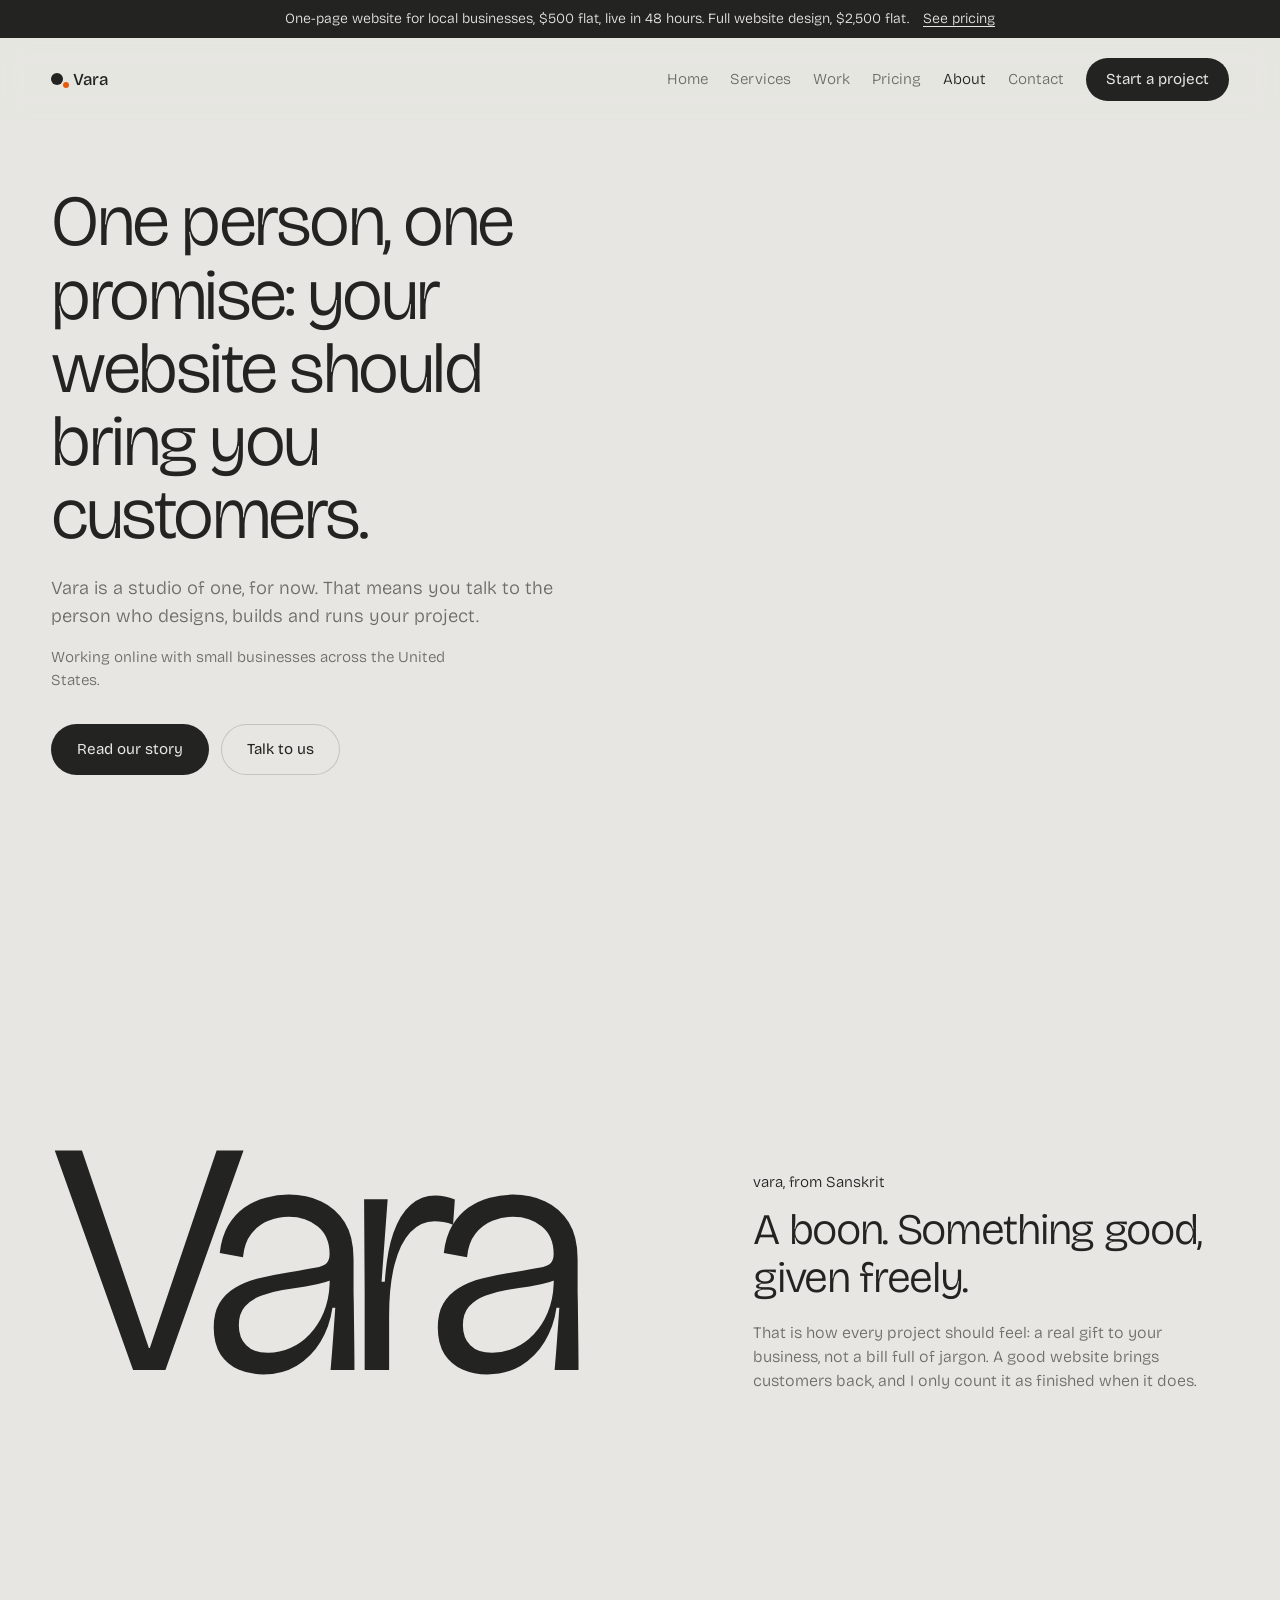
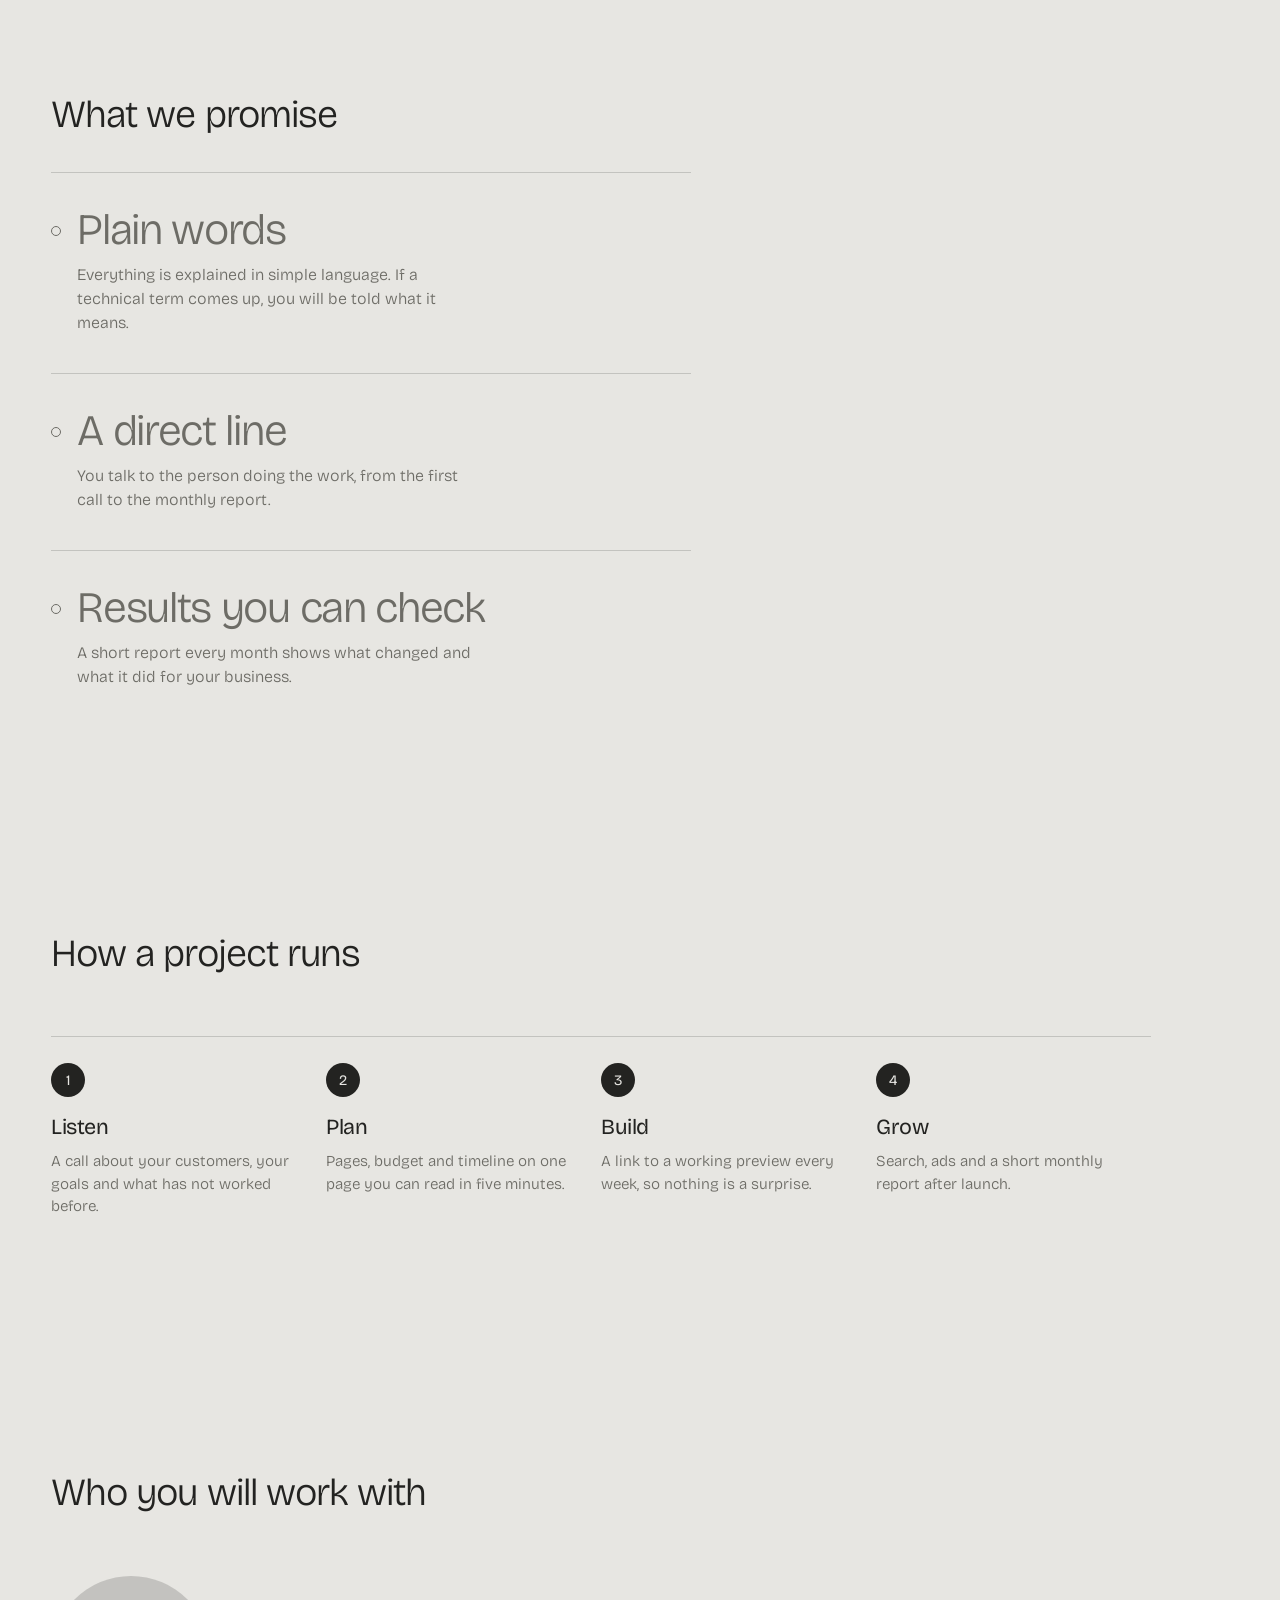
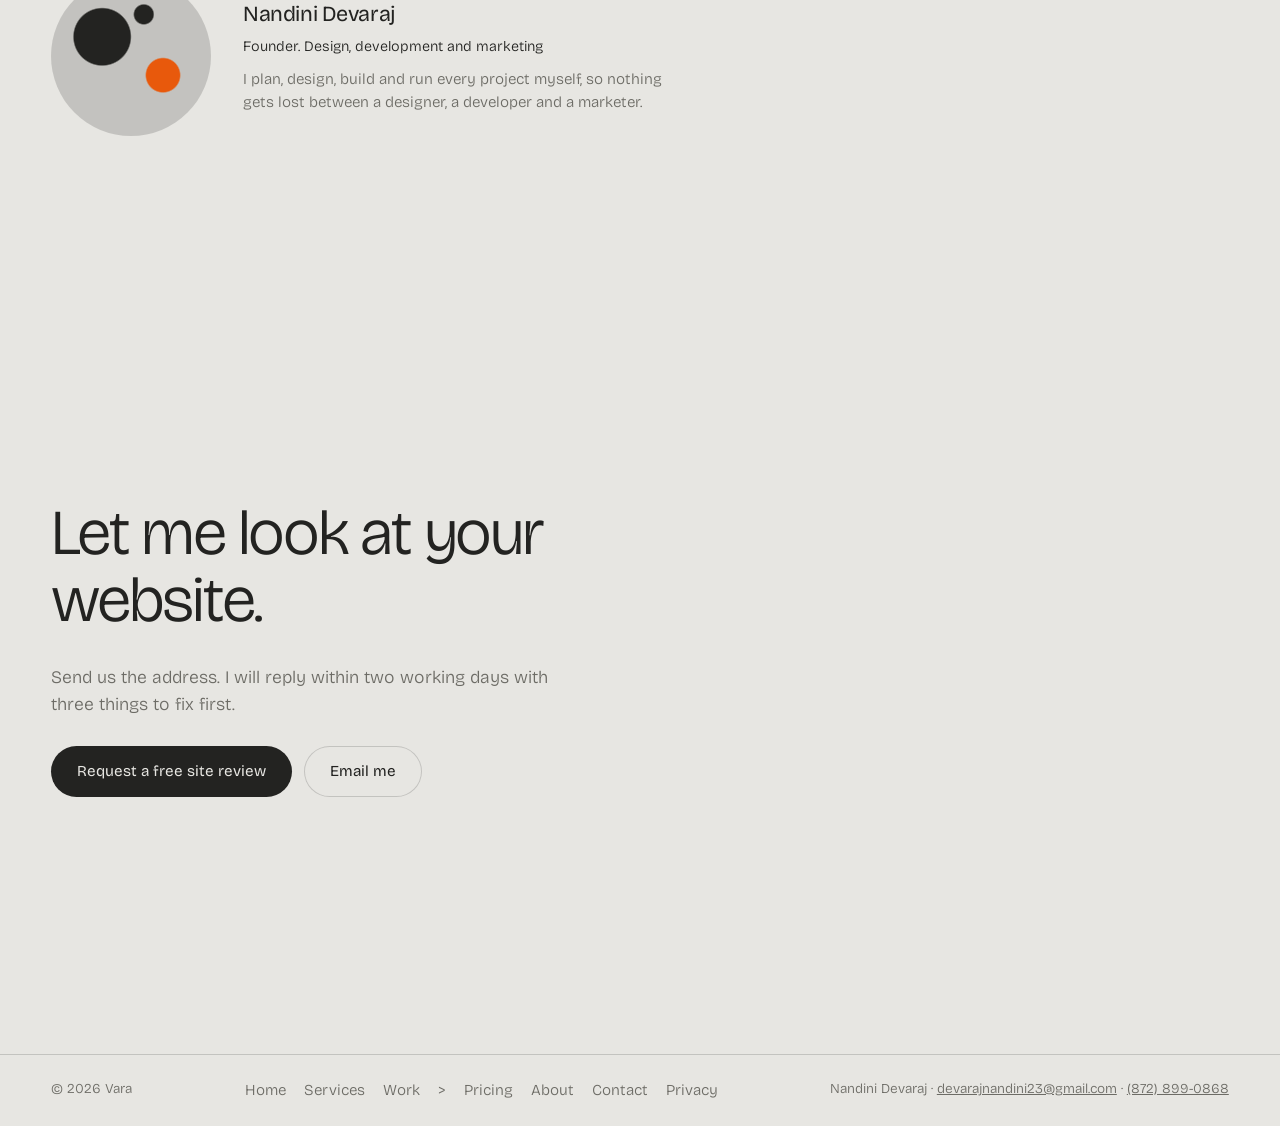
<file: vara-site/about.html>
<!doctype html>
<html lang="en">
  <head>
    <meta charset="utf-8" />
    <title>About Vara | Web Design for Small Businesses Across the US</title>
    <meta
      name="viewport"
      content="width=device-width, initial-scale=1, viewport-fit=cover"
    />
    <meta
      name="description"
      content="Vara is a one-person web studio run by Nandini Devaraj, working online with small businesses across the US. Meet the person who builds and markets your site."
    />
    <meta name="robots" content="index,follow" />
    <link
      rel="canonical"
      href="https://nandinidevraj.github.io/vara/about.html"
    />
    <meta
      name="theme-color"
      content="#E7E6E2"
      media="(prefers-color-scheme: light)"
    />
    <meta
      name="theme-color"
      content="#161615"
      media="(prefers-color-scheme: dark)"
    />
    <link rel="icon" href="favicon.svg" type="image/svg+xml" />
    <meta property="og:type" content="website" />
    <meta property="og:site_name" content="Vara" />
    <meta
      property="og:title"
      content="About Vara | Web Design for Small Businesses Across the US"
    />
    <meta
      property="og:description"
      content="Vara is a one-person web studio run by Nandini Devaraj, working online with small businesses across the US. Meet the person who builds and markets your site."
    />
    <meta
      property="og:url"
      content="https://nandinidevraj.github.io/vara/about.html"
    />
    <meta
      property="og:image"
      content="https://nandinidevraj.github.io/vara/images/og.png"
    />
    <meta property="og:image:width" content="1200" />
    <meta property="og:image:height" content="630" />
    <meta name="twitter:card" content="summary_large_image" />
    <link rel="preconnect" href="https://fonts.googleapis.com" />
    <link rel="preconnect" href="https://fonts.gstatic.com" crossorigin />
    <link
      href="https://fonts.googleapis.com/css2?family=Bricolage+Grotesque:opsz,wght@12..96,300;12..96,400;12..96,500&display=swap"
      rel="stylesheet"
    />
    <link rel="stylesheet" href="styles.css" />
    <script>
      try {
        if (sessionStorage.getItem("vt"))
          document.documentElement.className = "vt";
      } catch (e) {}
    </script>
    <noscript
      ><style>
        .pre .rv {
          opacity: 1 !important;
        }
        .pg {
          display: block;
        }
      </style></noscript
    >
  </head>
  <body data-page="about">
    <a class="skip" href="#main">Skip to content</a>
    <div class="promo">
      <span
        ><span class="bl"
          >One-page website for local businesses, $500 flat, live in 48
          hours.</span
        ><span class="bs">$500 one-page website, live in 48 hours.</span
        ><span class="x"> Full website design, $2,500 flat.</span></span
      ><a href="pricing.html">See pricing</a>
    </div>
    <header>
      <a class="logo" href="index.html" aria-label="Vara, home"><i></i>Vara</a>
      <nav id="nav-main" aria-label="Main">
        <a href="index.html">Home</a><a href="services.html">Services</a
        ><a href="work.html">Work</a><!-- <a href="reviews.html">Reviews</a> -->
        <a href="pricing.html">Pricing</a
        ><a href="about.html" aria-current="page">About</a
        ><a href="contact.html">Contact</a
        ><a class="btn" href="contact.html">Start a project</a>
      </nav>
      <button
        class="mb"
        type="button"
        aria-label="Menu"
        aria-expanded="false"
        aria-controls="nav-main"
      >
        <i></i><i></i>
      </button>
    </header>
    <main id="main">
      <div class="pg on" id="pg-about">
        <section class="hero" data-shape="0">
          <div>
            <h1>
              One person, one promise: your website should bring you customers.
            </h1>
            <p>
              Vara is a studio of one, for now. That means you talk to the
              person who designs, builds and runs your project.
            </p>
            <p class="loc">
              Working online with small businesses across the United States.
            </p>
            <div class="cta">
              <a class="btn" href="#about-meaning">Read our story</a
              ><a class="btn ghost" href="contact.html">Talk to us</a>
            </div>
          </div>
        </section>
        <section class="blk meaning" id="about-meaning" data-shape="2">
          <div class="big" aria-hidden="true">Vara</div>
          <div class="def">
            <p class="pron">vara, from Sanskrit</p>
            <h2>A boon. Something good, given freely.</h2>
            <p>
              That is how every project should feel: a real gift to your
              business, not a bill full of jargon. A good website brings
              customers back, and I only count it as finished when it does.
            </p>
          </div>
        </section>
        <section class="svc" style="padding-top: 8vh">
          <h2>What we promise</h2>
          <div class="row" data-shape="1" tabindex="0">
            <h3>Plain words</h3>
            <p>
              Everything is explained in simple language. If a technical term
              comes up, you will be told what it means.
            </p>
          </div>
          <div class="row" data-shape="3" tabindex="0">
            <h3>A direct line</h3>
            <p>
              You talk to the person doing the work, from the first call to the
              monthly report.
            </p>
          </div>
          <div class="row" data-shape="6" tabindex="0">
            <h3>Results you can check</h3>
            <p>
              A short report every month shows what changed and what it did for
              your business.
            </p>
          </div>
        </section>
        <section class="blk" data-shape="4">
          <h2 class="sh">How a project runs</h2>
          <ol class="steps">
            <li>
              <b>1</b>
              <h4>Listen</h4>
              <p>
                A call about your customers, your goals and what has not worked
                before.
              </p>
            </li>
            <li>
              <b>2</b>
              <h4>Plan</h4>
              <p>
                Pages, budget and timeline on one page you can read in five
                minutes.
              </p>
            </li>
            <li>
              <b>3</b>
              <h4>Build</h4>
              <p>
                A link to a working preview every week, so nothing is a
                surprise.
              </p>
            </li>
            <li>
              <b>4</b>
              <h4>Grow</h4>
              <p>Search, ads and a short monthly report after launch.</p>
            </li>
          </ol>
        </section>
        <section class="blk" data-shape="5">
          <h2 class="sh">Who you will work with</h2>
          <div class="team">
            <div class="pp">
              <div
                class="av"
                style="
                  background-image:
                    radial-gradient(
                      circle at 32% 38%,
                      var(--ink) 0 19%,
                      transparent 20%
                    ),
                    radial-gradient(
                      circle at 70% 62%,
                      var(--acc) 0 11%,
                      transparent 12%
                    ),
                    radial-gradient(
                      circle at 58% 24%,
                      var(--ink) 0 6%,
                      transparent 7%
                    );
                "
              ></div>
              <div>
                <h4>Nandini Devaraj</h4>
                <span>Founder. Design, development and marketing</span>
                <p>
                  I plan, design, build and run every project myself, so nothing
                  gets lost between a designer, a developer and a marketer.
                </p>
              </div>
            </div>
          </div>
        </section>
        <section class="end" id="about-contact" data-shape="0">
          <h2>Let me look at your website.</h2>
          <p class="lead">
            Send us the address. I will reply within two working days with three
            things to fix first.
          </p>
          <div class="cta">
            <a
              class="btn"
              href="mailto:devarajnandini23@gmail.com?subject=Free%20site%20review"
              >Request a free site review</a
            ><a class="btn ghost" href="mailto:devarajnandini23@gmail.com"
              >Email me</a
            >
          </div>
        </section>
      </div>
    </main>
    <footer>
      <span>© 2026 Vara</span>
      <nav class="fn" aria-label="Footer">
        <a href="index.html">Home</a><a href="services.html">Services</a
        ><a href="work.html">Work</a><!-- <a href="work.html">Work</a><a href="reviews.html">Reviews</a> -->
        ><a href="pricing.html">Pricing</a><a href="about.html">About</a
        ><a href="contact.html">Contact</a><a href="privacy.html">Privacy</a>
      </nav>
      <span
        >Nandini Devaraj &middot;
        <a href="mailto:devarajnandini23@gmail.com"
          >devarajnandini23@gmail.com</a
        >
        &middot; <a href="tel:+18728990868">(872) 899-0868</a></span
      >
    </footer>
    <aside
      class="offer"
      role="dialog"
      aria-label="Offer for local businesses"
      aria-modal="false"
    >
      <button class="x" type="button" aria-label="Close offer">&times;</button
      ><small>For local businesses</small>
      <div class="o5">$500</div>
      <h3>One-page website, live in 48 hours.</h3>
      <p>
        Caf&eacute;s, salons, clinics, repair shops and tutors. One flat price,
        no surprises.
      </p>
      <div class="acts">
        <a class="obtn" data-offer="one" href="contact.html">Claim this offer</a
        ><a class="olnk" href="pricing.html">See what is included</a>
      </div>
    </aside>
    <div class="curtain" aria-hidden="true"><small></small><b></b></div>
    <script src="site.js" defer></script>
  </body>
</html>
</file>
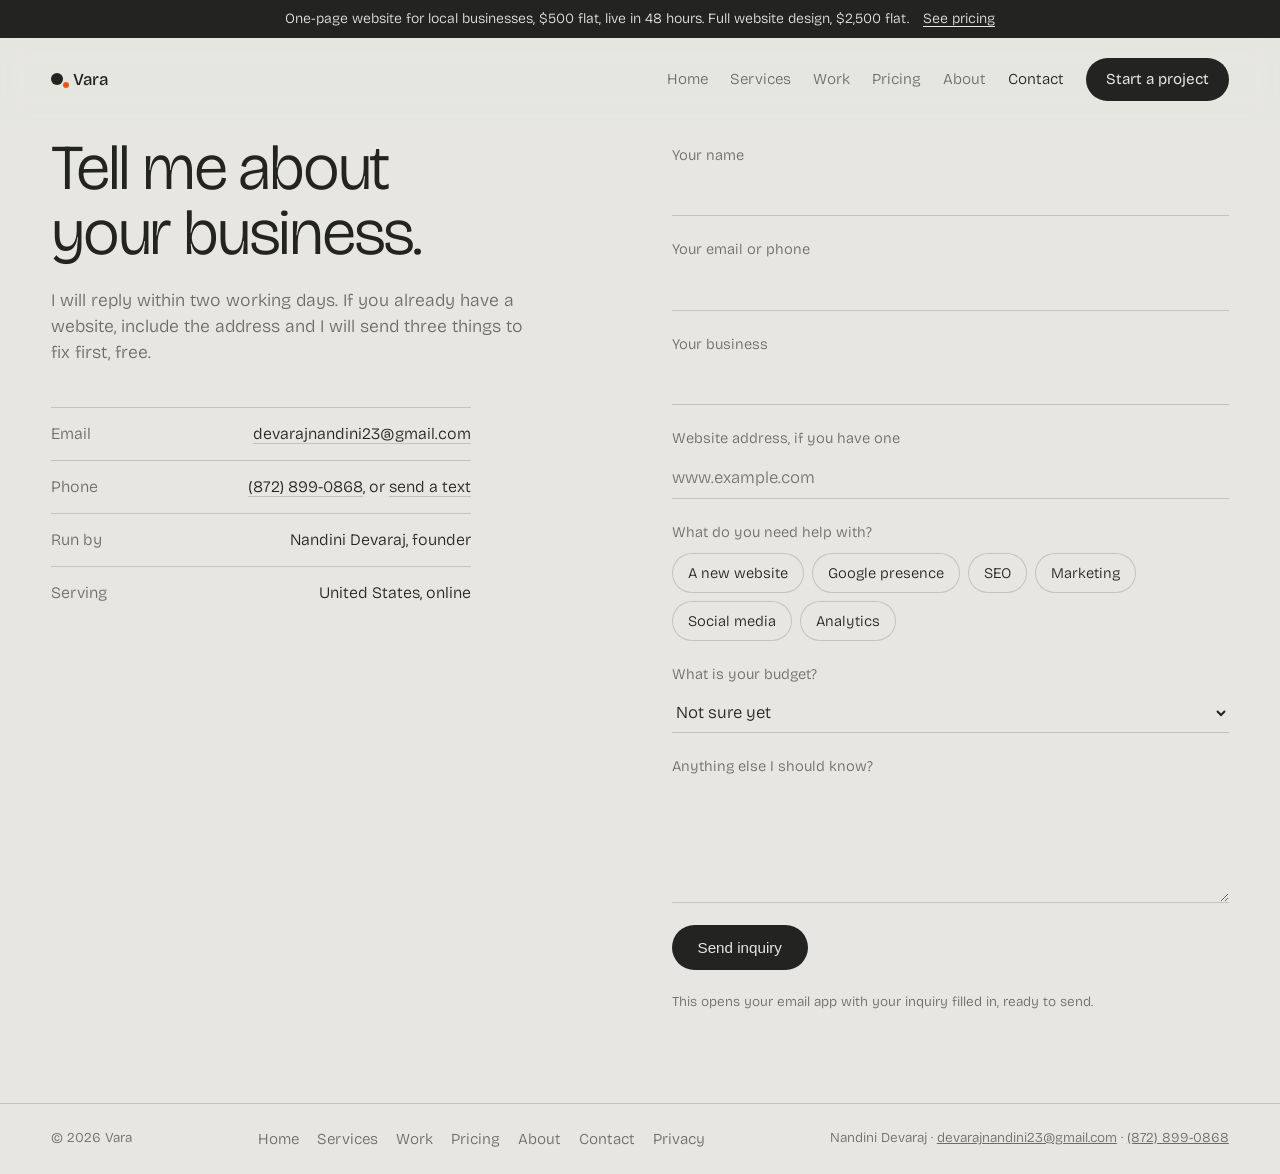
<file: vara-site/contact.html>
<!doctype html>
<html lang="en">
  <head>
    <meta charset="utf-8" />
    <title>Contact Vara | Website Help for Small Businesses</title>
    <meta
      name="viewport"
      content="width=device-width, initial-scale=1, viewport-fit=cover"
    />
    <meta
      name="description"
      content="Tell Vara about your business and get a reply within two working days. Serving businesses across the US. Send your site address for a free review."
    />
    <meta name="robots" content="index,follow" />
    <link
      rel="canonical"
      href="https://nandinidevraj.github.io/vara/contact.html"
    />
    <meta
      name="theme-color"
      content="#E7E6E2"
      media="(prefers-color-scheme: light)"
    />
    <meta
      name="theme-color"
      content="#161615"
      media="(prefers-color-scheme: dark)"
    />
    <link rel="icon" href="favicon.svg" type="image/svg+xml" />
    <meta property="og:type" content="website" />
    <meta property="og:site_name" content="Vara" />
    <meta
      property="og:title"
      content="Contact Vara | Website Help for Small Businesses"
    />
    <meta
      property="og:description"
      content="Tell Vara about your business and get a reply within two working days. Serving businesses across the US. Send your site address for a free review."
    />
    <meta
      property="og:url"
      content="https://nandinidevraj.github.io/vara/contact.html"
    />
    <meta
      property="og:image"
      content="https://nandinidevraj.github.io/vara/images/og.png"
    />
    <meta property="og:image:width" content="1200" />
    <meta property="og:image:height" content="630" />
    <meta name="twitter:card" content="summary_large_image" />
    <link rel="preconnect" href="https://fonts.googleapis.com" />
    <link rel="preconnect" href="https://fonts.gstatic.com" crossorigin />
    <link
      href="https://fonts.googleapis.com/css2?family=Bricolage+Grotesque:opsz,wght@12..96,300;12..96,400;12..96,500&display=swap"
      rel="stylesheet"
    />
    <link rel="stylesheet" href="styles.css" />
    <script>
      try {
        if (sessionStorage.getItem("vt"))
          document.documentElement.className = "vt";
      } catch (e) {}
    </script>
    <noscript
      ><style>
        .pre .rv {
          opacity: 1 !important;
        }
        .pg {
          display: block;
        }
      </style></noscript
    >
  </head>
  <body data-page="contact">
    <a class="skip" href="#main">Skip to content</a>
    <div class="promo">
      <span
        ><span class="bl"
          >One-page website for local businesses, $500 flat, live in 48
          hours.</span
        ><span class="bs">$500 one-page website, live in 48 hours.</span
        ><span class="x"> Full website design, $2,500 flat.</span></span
      ><a href="pricing.html">See pricing</a>
    </div>
    <header>
      <a class="logo" href="index.html" aria-label="Vara, home"><i></i>Vara</a>
      <nav id="nav-main" aria-label="Main">
        <a href="index.html">Home</a><a href="services.html">Services</a
        ><a href="work.html">Work</a
        ><!-- <a href="reviews.html">Reviews</a -->
        <a href="pricing.html">Pricing</a><a href="about.html">About</a
        ><a href="contact.html" aria-current="page">Contact</a
        ><a class="btn" href="contact.html">Start a project</a>
      </nav>
      <button
        class="mb"
        type="button"
        aria-label="Menu"
        aria-expanded="false"
        aria-controls="nav-main"
      >
        <i></i><i></i>
      </button>
    </header>
    <main id="main">
      <div class="pg on" id="pg-contact">
        <section class="ct">
          <div class="l">
            <h1>Tell me about your business.</h1>
            <p class="lead">
              I will reply within two working days. If you already have a
              website, include the address and I will send three things to fix
              first, free.
            </p>
            <dl class="det">
              <div>
                <dt>Email</dt>
                <dd>
                  <a href="mailto:devarajnandini23@gmail.com"
                    >devarajnandini23@gmail.com</a
                  >
                </dd>
              </div>
              <div>
                <dt>Phone</dt>
                <dd>
                  <a href="tel:+18728990868">(872) 899-0868</a>, or
                  <a href="sms:+18728990868">send a text</a>
                </dd>
              </div>
              <div>
                <dt>Run by</dt>
                <dd>Nandini Devaraj, founder</dd>
              </div>
              <div>
                <dt>Serving</dt>
                <dd>United States, online</dd>
              </div>
            </dl>
          </div>
          <form id="contact-enq" class="fm" novalidate>
            <input
              type="text"
              name="_gotcha"
              class="hp"
              tabindex="-1"
              autocomplete="off"
              aria-hidden="true"
            /><label
              >Your name<input
                name="name"
                required
                autocomplete="name" /></label
            ><label
              >Your email or phone<input
                name="contact"
                required
                autocomplete="email" /></label
            ><label
              >Your business<input
                name="biz"
                autocomplete="organization" /></label
            ><label
              >Website address, if you have one<input
                name="site"
                inputmode="url"
                placeholder="www.example.com"
            /></label>
            <fieldset>
              <legend>What do you need help with?</legend>
              <div class="chips">
                <label class="chip"
                  ><input
                    type="checkbox"
                    name="need"
                    value="A new website"
                  /><span>A new website</span></label
                ><label class="chip"
                  ><input
                    type="checkbox"
                    name="need"
                    value="Google presence"
                  /><span>Google presence</span></label
                ><label class="chip"
                  ><input type="checkbox" name="need" value="SEO" /><span
                    >SEO</span
                  ></label
                ><label class="chip"
                  ><input type="checkbox" name="need" value="Marketing" /><span
                    >Marketing</span
                  ></label
                ><label class="chip"
                  ><input
                    type="checkbox"
                    name="need"
                    value="Social media"
                  /><span>Social media</span></label
                ><label class="chip"
                  ><input type="checkbox" name="need" value="Analytics" /><span
                    >Analytics</span
                  ></label
                >
              </div>
            </fieldset>
            <label
              >What is your budget?<select name="budget">
                <option>Not sure yet</option>
                <option>One-page website, $500 flat</option>
                <option>Website design, $2,500 flat</option>
                <option>Online shop or larger site</option>
                <option>Monthly care, marketing or social media</option>
              </select></label
            ><label
              >Anything else I should know?<textarea
                name="msg"
                rows="4"
              ></textarea></label
            ><button class="btn" type="submit">Send inquiry</button>
            <p class="fnote">
              This opens your email app with your inquiry filled in, ready to
              send.
            </p>
            <div class="fdone" hidden>
              <h3></h3>
              <p>
                Your email app should have opened. If it did not, copy this
                message and send it to
                <a href="mailto:devarajnandini23@gmail.com"
                  >devarajnandini23@gmail.com</a
                >.
              </p>
              <textarea readonly rows="7"></textarea
              ><button type="button" class="btn ghost cp">Copy message</button>
            </div>
          </form>
        </section>
      </div>
    </main>
    <footer>
      <span>© 2026 Vara</span>
      <nav class="fn" aria-label="Footer">
        <a href="index.html">Home</a><a href="services.html">Services</a>
        <a href="work.html">Work</a
        ><!-- <a href="reviews.html">Reviews</a> -->
        <a href="pricing.html">Pricing</a><a href="about.html">About</a
        ><a href="contact.html">Contact</a><a href="privacy.html">Privacy</a>
      </nav>
      <span
        >Nandini Devaraj &middot;
        <a href="mailto:devarajnandini23@gmail.com"
          >devarajnandini23@gmail.com</a
        >
        &middot; <a href="tel:+18728990868">(872) 899-0868</a></span
      >
    </footer>
    <aside
      class="offer"
      role="dialog"
      aria-label="Offer for local businesses"
      aria-modal="false"
    >
      <button class="x" type="button" aria-label="Close offer">&times;</button
      ><small>For local businesses</small>
      <div class="o5">$500</div>
      <h3>One-page website, live in 48 hours.</h3>
      <p>
        Caf&eacute;s, salons, clinics, repair shops and tutors. One flat price,
        no surprises.
      </p>
      <div class="acts">
        <a class="obtn" data-offer="one" href="contact.html">Claim this offer</a
        ><a class="olnk" href="pricing.html">See what is included</a>
      </div>
    </aside>
    <div class="curtain" aria-hidden="true"><small></small><b></b></div>
    <script src="site.js" defer></script>
  </body>
</html>
</file>
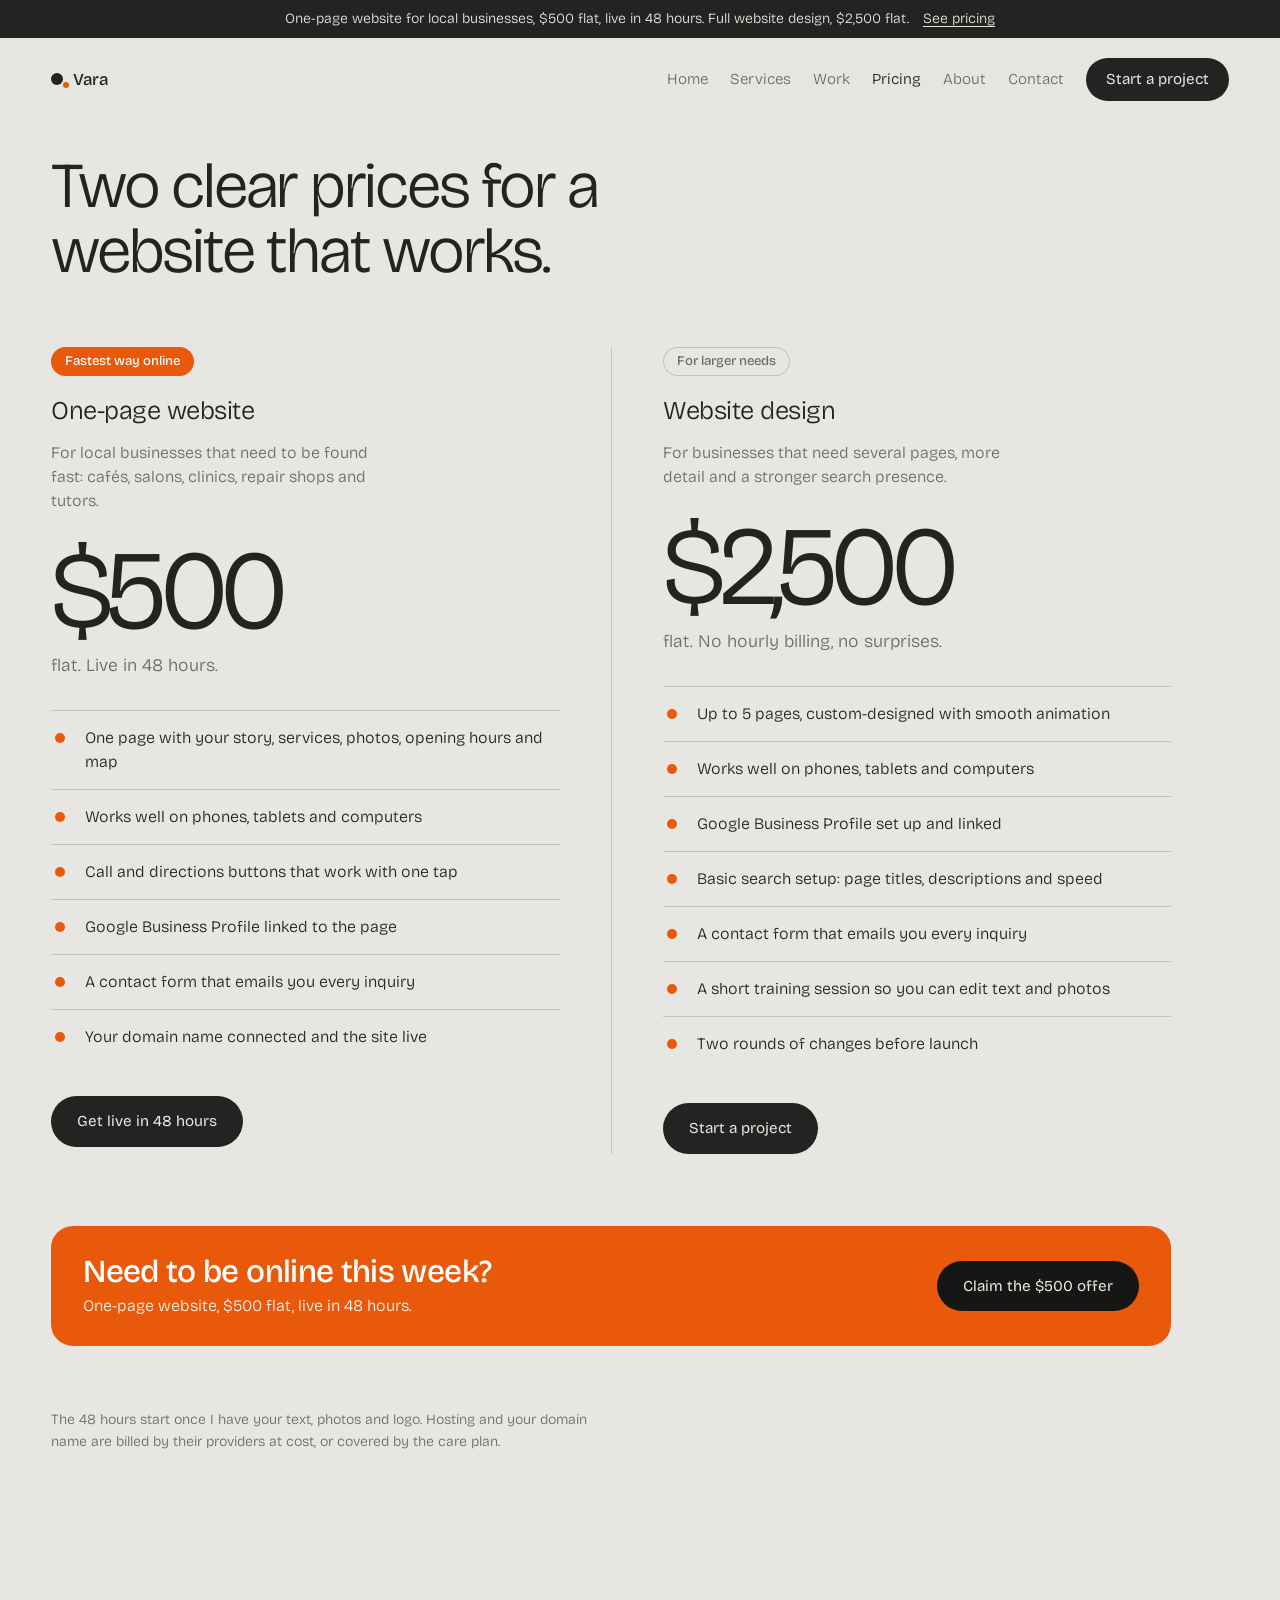
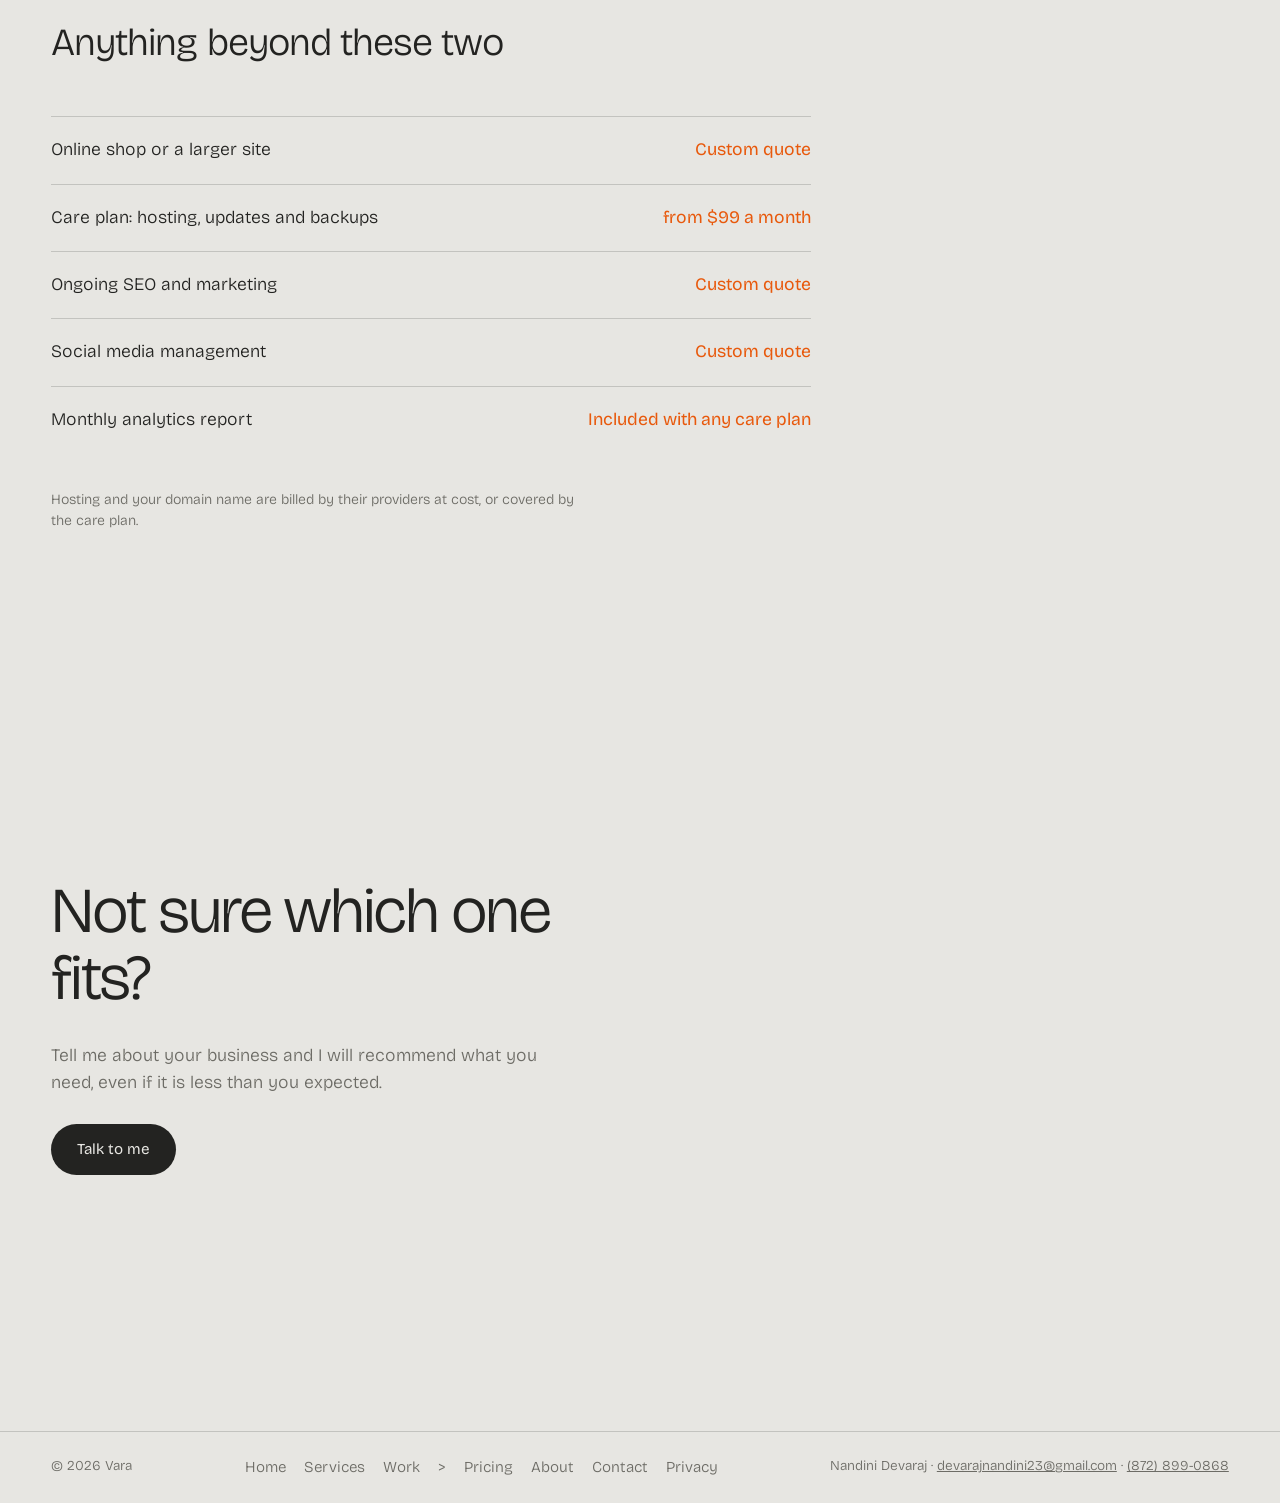
<file: vara-site/pricing.html>
<!doctype html>
<html lang="en">
  <head>
    <meta charset="utf-8" />
    <title>Website Pricing: $500 One-Page, $2,500 Full Design | Vara</title>
    <meta
      name="viewport"
      content="width=device-width, initial-scale=1, viewport-fit=cover"
    />
    <meta
      name="description"
      content="Two clear prices: a one-page website for $500, live in 48 hours, or a custom animated website design for $2,500 flat. No hourly billing."
    />
    <meta name="robots" content="index,follow" />
    <link
      rel="canonical"
      href="https://nandinidevraj.github.io/vara/pricing.html"
    />
    <meta
      name="theme-color"
      content="#E7E6E2"
      media="(prefers-color-scheme: light)"
    />
    <meta
      name="theme-color"
      content="#161615"
      media="(prefers-color-scheme: dark)"
    />
    <link rel="icon" href="favicon.svg" type="image/svg+xml" />
    <meta property="og:type" content="website" />
    <meta property="og:site_name" content="Vara" />
    <meta
      property="og:title"
      content="Website Pricing: $500 One-Page, $2,500 Full Design | Vara"
    />
    <meta
      property="og:description"
      content="Two clear prices: a one-page website for $500, live in 48 hours, or a custom animated website design for $2,500 flat. No hourly billing."
    />
    <meta
      property="og:url"
      content="https://nandinidevraj.github.io/vara/pricing.html"
    />
    <meta
      property="og:image"
      content="https://nandinidevraj.github.io/vara/images/og.png"
    />
    <meta property="og:image:width" content="1200" />
    <meta property="og:image:height" content="630" />
    <meta name="twitter:card" content="summary_large_image" />
    <link rel="preconnect" href="https://fonts.googleapis.com" />
    <link rel="preconnect" href="https://fonts.gstatic.com" crossorigin />
    <link
      href="https://fonts.googleapis.com/css2?family=Bricolage+Grotesque:opsz,wght@12..96,300;12..96,400;12..96,500&display=swap"
      rel="stylesheet"
    />
    <link rel="stylesheet" href="styles.css" />
    <script>
      try {
        if (sessionStorage.getItem("vt"))
          document.documentElement.className = "vt";
      } catch (e) {}
    </script>
    <noscript
      ><style>
        .pre .rv {
          opacity: 1 !important;
        }
        .pg {
          display: block;
        }
      </style></noscript
    >
  </head>
  <body data-page="pricing">
    <a class="skip" href="#main">Skip to content</a>
    <div class="promo">
      <span
        ><span class="bl"
          >One-page website for local businesses, $500 flat, live in 48
          hours.</span
        ><span class="bs">$500 one-page website, live in 48 hours.</span
        ><span class="x"> Full website design, $2,500 flat.</span></span
      ><a href="pricing.html">See pricing</a>
    </div>
    <header>
      <a class="logo" href="index.html" aria-label="Vara, home"><i></i>Vara</a>
      <nav id="nav-main" aria-label="Main">
        <a href="index.html">Home</a><a href="services.html">Services</a
        ><a href="work.html">Work</a>
        <!-- <a href="reviews.html">Reviews</a -->
        <a href="pricing.html" aria-current="page">Pricing</a
        ><a href="about.html">About</a><a href="contact.html">Contact</a
        ><a class="btn" href="contact.html">Start a project</a>
      </nav>
      <button
        class="mb"
        type="button"
        aria-label="Menu"
        aria-expanded="false"
        aria-controls="nav-main"
      >
        <i></i><i></i>
      </button>
    </header>
    <main id="main">
      <div class="pg on" id="pg-pricing">
        <section class="pr" id="pricing-plan" data-shape="1">
          <h1>Two clear prices for a website that works.</h1>
          <div class="plans">
            <div class="plan2">
              <span class="tag48">Fastest way online</span>
              <h3>One-page website</h3>
              <p class="for">
                For local businesses that need to be found fast: caf&eacute;s,
                salons, clinics, repair shops and tutors.
              </p>
              <div class="amt">$500</div>
              <div class="flat">flat. Live in 48 hours.</div>
              <ul class="inc">
                <li>
                  One page with your story, services, photos, opening hours and
                  map
                </li>
                <li>Works well on phones, tablets and computers</li>
                <li>Call and directions buttons that work with one tap</li>
                <li>Google Business Profile linked to the page</li>
                <li>A contact form that emails you every inquiry</li>
                <li>Your domain name connected and the site live</li>
              </ul>
              <a class="btn" data-offer="one" href="contact.html"
                >Get live in 48 hours</a
              >
            </div>
            <div class="plan2">
              <span class="tag48 alt">For larger needs</span>
              <h3>Website design</h3>
              <p class="for">
                For businesses that need several pages, more detail and a
                stronger search presence.
              </p>
              <div class="amt">$2,500</div>
              <div class="flat">flat. No hourly billing, no surprises.</div>
              <ul class="inc">
                <li>Up to 5 pages, custom-designed with smooth animation</li>
                <li>Works well on phones, tablets and computers</li>
                <li>Google Business Profile set up and linked</li>
                <li>Basic search setup: page titles, descriptions and speed</li>
                <li>A contact form that emails you every inquiry</li>
                <li>
                  A short training session so you can edit text and photos
                </li>
                <li>Two rounds of changes before launch</li>
              </ul>
              <a class="btn" data-offer="biz" href="contact.html"
                >Start a project</a
              >
            </div>
          </div>
          <div class="strip48">
            <div>
              <b>Need to be online this week?</b
              ><span>One-page website, $500 flat, live in 48 hours.</span>
            </div>
            <a class="btn" data-offer="one" href="contact.html"
              >Claim the $500 offer</a
            >
          </div>
          <p class="note">
            The 48 hours start once I have your text, photos and logo. Hosting
            and your domain name are billed by their providers at cost, or
            covered by the care plan.
          </p>
        </section>
        <section class="blk" data-shape="4">
          <h2 class="sh">Anything beyond these two</h2>
          <div class="ex">
            <div>
              <span>Online shop or a larger site</span><b>Custom quote</b>
            </div>
            <div>
              <span>Care plan: hosting, updates and backups</span
              ><b>from $99 a month</b>
            </div>
            <div><span>Ongoing SEO and marketing</span><b>Custom quote</b></div>
            <div><span>Social media management</span><b>Custom quote</b></div>
            <div>
              <span>Monthly analytics report</span
              ><b>Included with any care plan</b>
            </div>
          </div>
          <p class="note">
            Hosting and your domain name are billed by their providers at cost,
            or covered by the care plan.
          </p>
        </section>
        <section class="end" data-shape="0">
          <h2>Not sure which one fits?</h2>
          <p class="lead">
            Tell me about your business and I will recommend what you need, even
            if it is less than you expected.
          </p>
          <div class="cta">
            <a class="btn" href="contact.html">Talk to me</a>
          </div>
        </section>
      </div>
    </main>
    <footer>
      <span>© 2026 Vara</span>
      <nav class="fn" aria-label="Footer">
        <a href="index.html">Home</a><a href="services.html">Services</a
        ><a href="work.html">Work</a> <!-- <a href="reviews.html">Reviews</a -->
        ><a href="pricing.html">Pricing</a><a href="about.html">About</a
        <a href="contact.html">Contact</a><a href="privacy.html">Privacy</a>
      </nav>
      <span
        >Nandini Devaraj &middot;
        <a href="mailto:devarajnandini23@gmail.com"
          >devarajnandini23@gmail.com</a
        >
        &middot; <a href="tel:+18728990868">(872) 899-0868</a></span
      >
    </footer>
    <aside
      class="offer"
      role="dialog"
      aria-label="Offer for local businesses"
      aria-modal="false"
    >
      <button class="x" type="button" aria-label="Close offer">&times;</button
      ><small>For local businesses</small>
      <div class="o5">$500</div>
      <h3>One-page website, live in 48 hours.</h3>
      <p>
        Caf&eacute;s, salons, clinics, repair shops and tutors. One flat price,
        no surprises.
      </p>
      <div class="acts">
        <a class="obtn" data-offer="one" href="contact.html">Claim this offer</a
        ><a class="olnk" href="pricing.html">See what is included</a>
      </div>
    </aside>
    <div class="curtain" aria-hidden="true"><small></small><b></b></div>
    <script src="site.js" defer></script>
  </body>
</html>
</file>
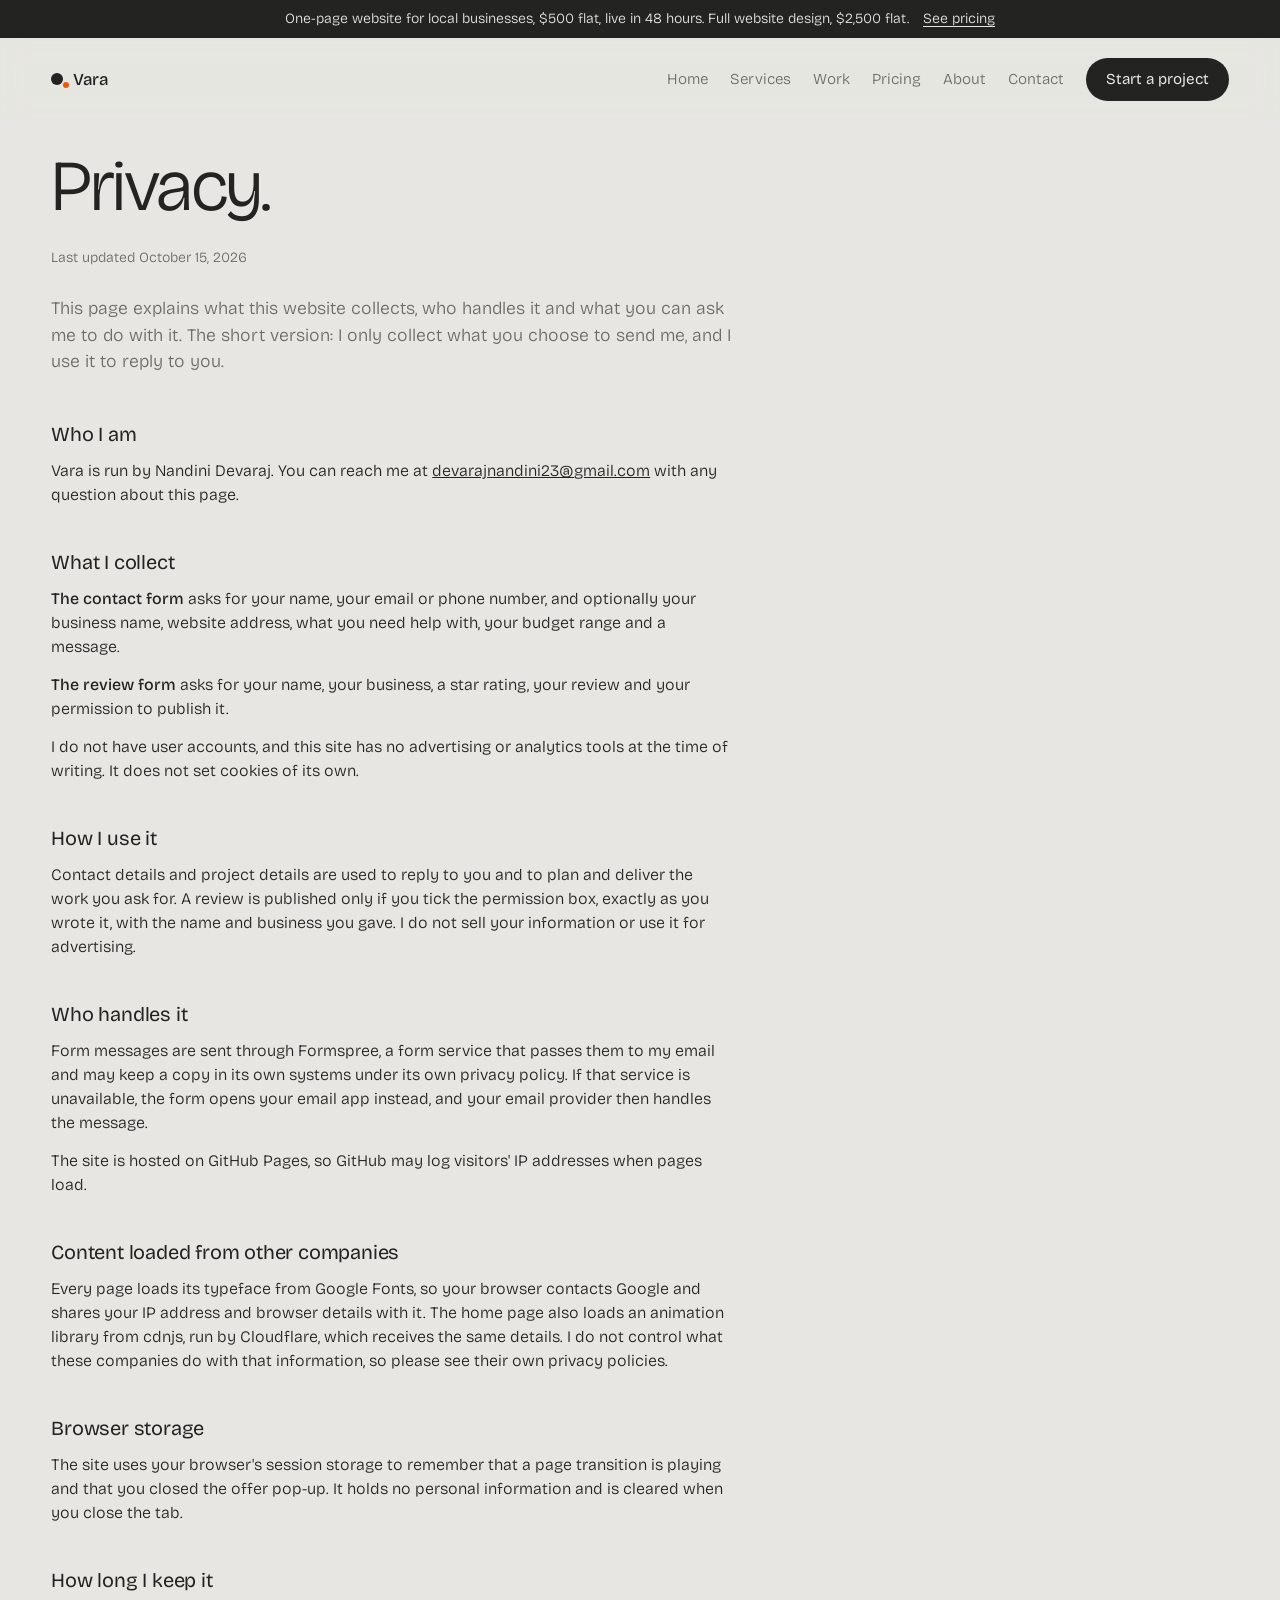
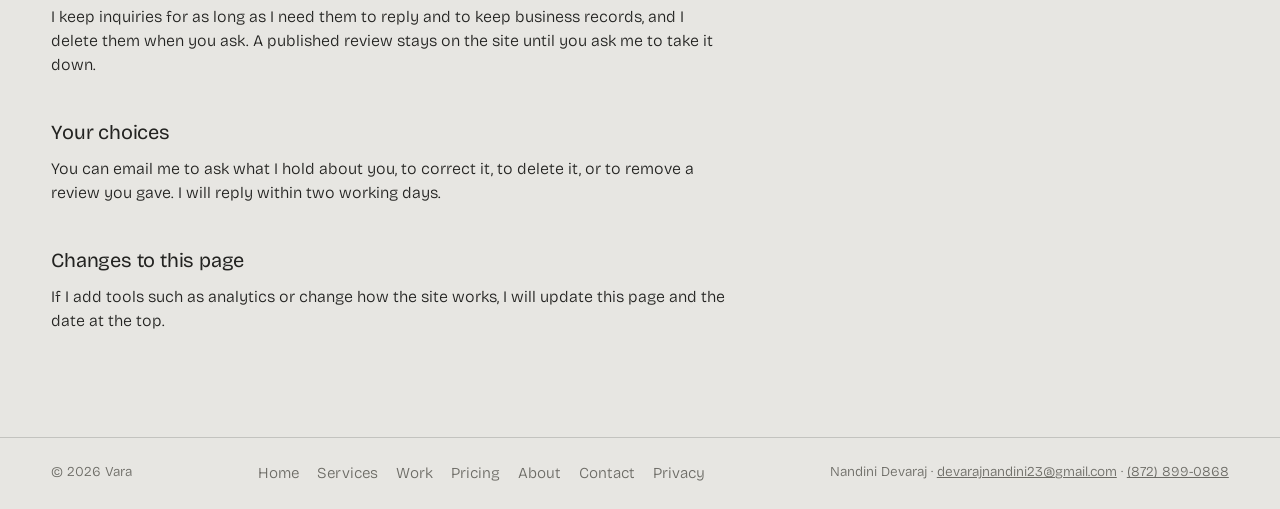
<file: vara-site/privacy.html>
<!doctype html>
<html lang="en">
  <head>
    <meta charset="utf-8" />
    <title>Privacy | Vara</title>
    <meta
      name="viewport"
      content="width=device-width, initial-scale=1, viewport-fit=cover"
    />
    <meta
      name="description"
      content="What information the Vara website collects, who handles it, and how to ask for it to be corrected or deleted."
    />
    <meta name="robots" content="index,follow" />
    <link
      rel="canonical"
      href="https://nandinidevraj.github.io/vara/privacy.html"
    />
    <meta
      name="theme-color"
      content="#E7E6E2"
      media="(prefers-color-scheme: light)"
    />
    <meta
      name="theme-color"
      content="#161615"
      media="(prefers-color-scheme: dark)"
    />
    <link rel="icon" href="favicon.svg" type="image/svg+xml" />
    <meta property="og:type" content="website" />
    <meta property="og:site_name" content="Vara" />
    <meta property="og:title" content="Privacy | Vara" />
    <meta
      property="og:description"
      content="What information the Vara website collects, who handles it, and how to ask for it to be corrected or deleted."
    />
    <meta
      property="og:url"
      content="https://nandinidevraj.github.io/vara/privacy.html"
    />
    <meta
      property="og:image"
      content="https://nandinidevraj.github.io/vara/images/og.png"
    />
    <meta property="og:image:width" content="1200" />
    <meta property="og:image:height" content="630" />
    <meta name="twitter:card" content="summary_large_image" />
    <link rel="preconnect" href="https://fonts.googleapis.com" />
    <link rel="preconnect" href="https://fonts.gstatic.com" crossorigin />
    <link
      href="https://fonts.googleapis.com/css2?family=Bricolage+Grotesque:opsz,wght@12..96,300;12..96,400;12..96,500&display=swap"
      rel="stylesheet"
    />
    <link rel="stylesheet" href="styles.css" />
    <script>
      try {
        if (sessionStorage.getItem("vt"))
          document.documentElement.className = "vt";
      } catch (e) {}
    </script>
    <noscript
      ><style>
        .pre .rv {
          opacity: 1 !important;
        }
        .pg {
          display: block;
        }
      </style></noscript
    >
  </head>
  <body data-page="privacy">
    <a class="skip" href="#main">Skip to content</a>
    <div class="promo">
      <span
        ><span class="bl"
          >One-page website for local businesses, $500 flat, live in 48
          hours.</span
        ><span class="bs">$500 one-page website, live in 48 hours.</span
        ><span class="x"> Full website design, $2,500 flat.</span></span
      ><a href="pricing.html">See pricing</a>
    </div>
    <header>
      <a class="logo" href="index.html" aria-label="Vara, home"><i></i>Vara</a>
      <nav id="nav-main" aria-label="Main">
        <a href="index.html">Home</a><a href="services.html">Services</a
        ><a href="work.html">Work</a>
        <!-- <a href="reviews.html">Reviews</a -->
        <a href="pricing.html">Pricing</a><a href="about.html">About</a
        ><a href="contact.html">Contact</a
        ><a class="btn" href="contact.html">Start a project</a>
      </nav>
      <button
        class="mb"
        type="button"
        aria-label="Menu"
        aria-expanded="false"
        aria-controls="nav-main"
      >
        <i></i><i></i>
      </button>
    </header>
    <main id="main">
      <div class="pg on" id="pg-privacy">
        <article class="legal">
          <h1>Privacy.</h1>
          <p class="upd">Last updated October 15, 2026</p>
          <p class="lead">
            This page explains what this website collects, who handles it and
            what you can ask me to do with it. The short version: I only collect
            what you choose to send me, and I use it to reply to you.
          </p>

          <h2>Who I am</h2>
          <p>
            Vara is run by Nandini Devaraj. You can reach me at
            <a href="mailto:devarajnandini23@gmail.com"
              >devarajnandini23@gmail.com</a
            >
            with any question about this page.
          </p>

          <h2>What I collect</h2>
          <p>
            <b>The contact form</b> asks for your name, your email or phone
            number, and optionally your business name, website address, what you
            need help with, your budget range and a message.
          </p>
          <p>
            <b>The review form</b> asks for your name, your business, a star
            rating, your review and your permission to publish it.
          </p>
          <p>
            I do not have user accounts, and this site has no advertising or
            analytics tools at the time of writing. It does not set cookies of
            its own.
          </p>

          <h2>How I use it</h2>
          <p>
            Contact details and project details are used to reply to you and to
            plan and deliver the work you ask for. A review is published only if
            you tick the permission box, exactly as you wrote it, with the name
            and business you gave. I do not sell your information or use it for
            advertising.
          </p>

          <h2>Who handles it</h2>
          <p>
            Form messages are sent through Formspree, a form service that passes
            them to my email and may keep a copy in its own systems under its
            own privacy policy. If that service is unavailable, the form opens
            your email app instead, and your email provider then handles the
            message.
          </p>
          <p>
            The site is hosted on GitHub Pages, so GitHub may log visitors' IP
            addresses when pages load.
          </p>

          <h2>Content loaded from other companies</h2>
          <p>
            Every page loads its typeface from Google Fonts, so your browser
            contacts Google and shares your IP address and browser details with
            it. The home page also loads an animation library from cdnjs, run by
            Cloudflare, which receives the same details. I do not control what
            these companies do with that information, so please see their own
            privacy policies.
          </p>

          <h2>Browser storage</h2>
          <p>
            The site uses your browser's session storage to remember that a page
            transition is playing and that you closed the offer pop-up. It holds
            no personal information and is cleared when you close the tab.
          </p>

          <h2>How long I keep it</h2>
          <p>
            I keep inquiries for as long as I need them to reply and to keep
            business records, and I delete them when you ask. A published review
            stays on the site until you ask me to take it down.
          </p>

          <h2>Your choices</h2>
          <p>
            You can email me to ask what I hold about you, to correct it, to
            delete it, or to remove a review you gave. I will reply within two
            working days.
          </p>

          <h2>Changes to this page</h2>
          <p>
            If I add tools such as analytics or change how the site works, I
            will update this page and the date at the top.
          </p>
        </article>
      </div>
    </main>
    <footer>
      <span>© 2026 Vara</span>
      <nav class="fn" aria-label="Footer">
        <a href="index.html">Home</a><a href="services.html">Services</a
        ><a href="work.html">Work</a> <!-- <a href="reviews.html">Reviews</a -->
        <a href="pricing.html">Pricing</a><a href="about.html">About</a
        ><a href="contact.html">Contact</a
        ><a href="privacy.html" aria-current="page">Privacy</a>
      </nav>
      <span
        >Nandini Devaraj &middot;
        <a href="mailto:devarajnandini23@gmail.com"
          >devarajnandini23@gmail.com</a
        >
        &middot; <a href="tel:+18728990868">(872) 899-0868</a></span
      >
    </footer>
    <div class="curtain" aria-hidden="true"><small></small><b></b></div>
    <script src="site.js" defer></script>
  </body>
</html>
</file>
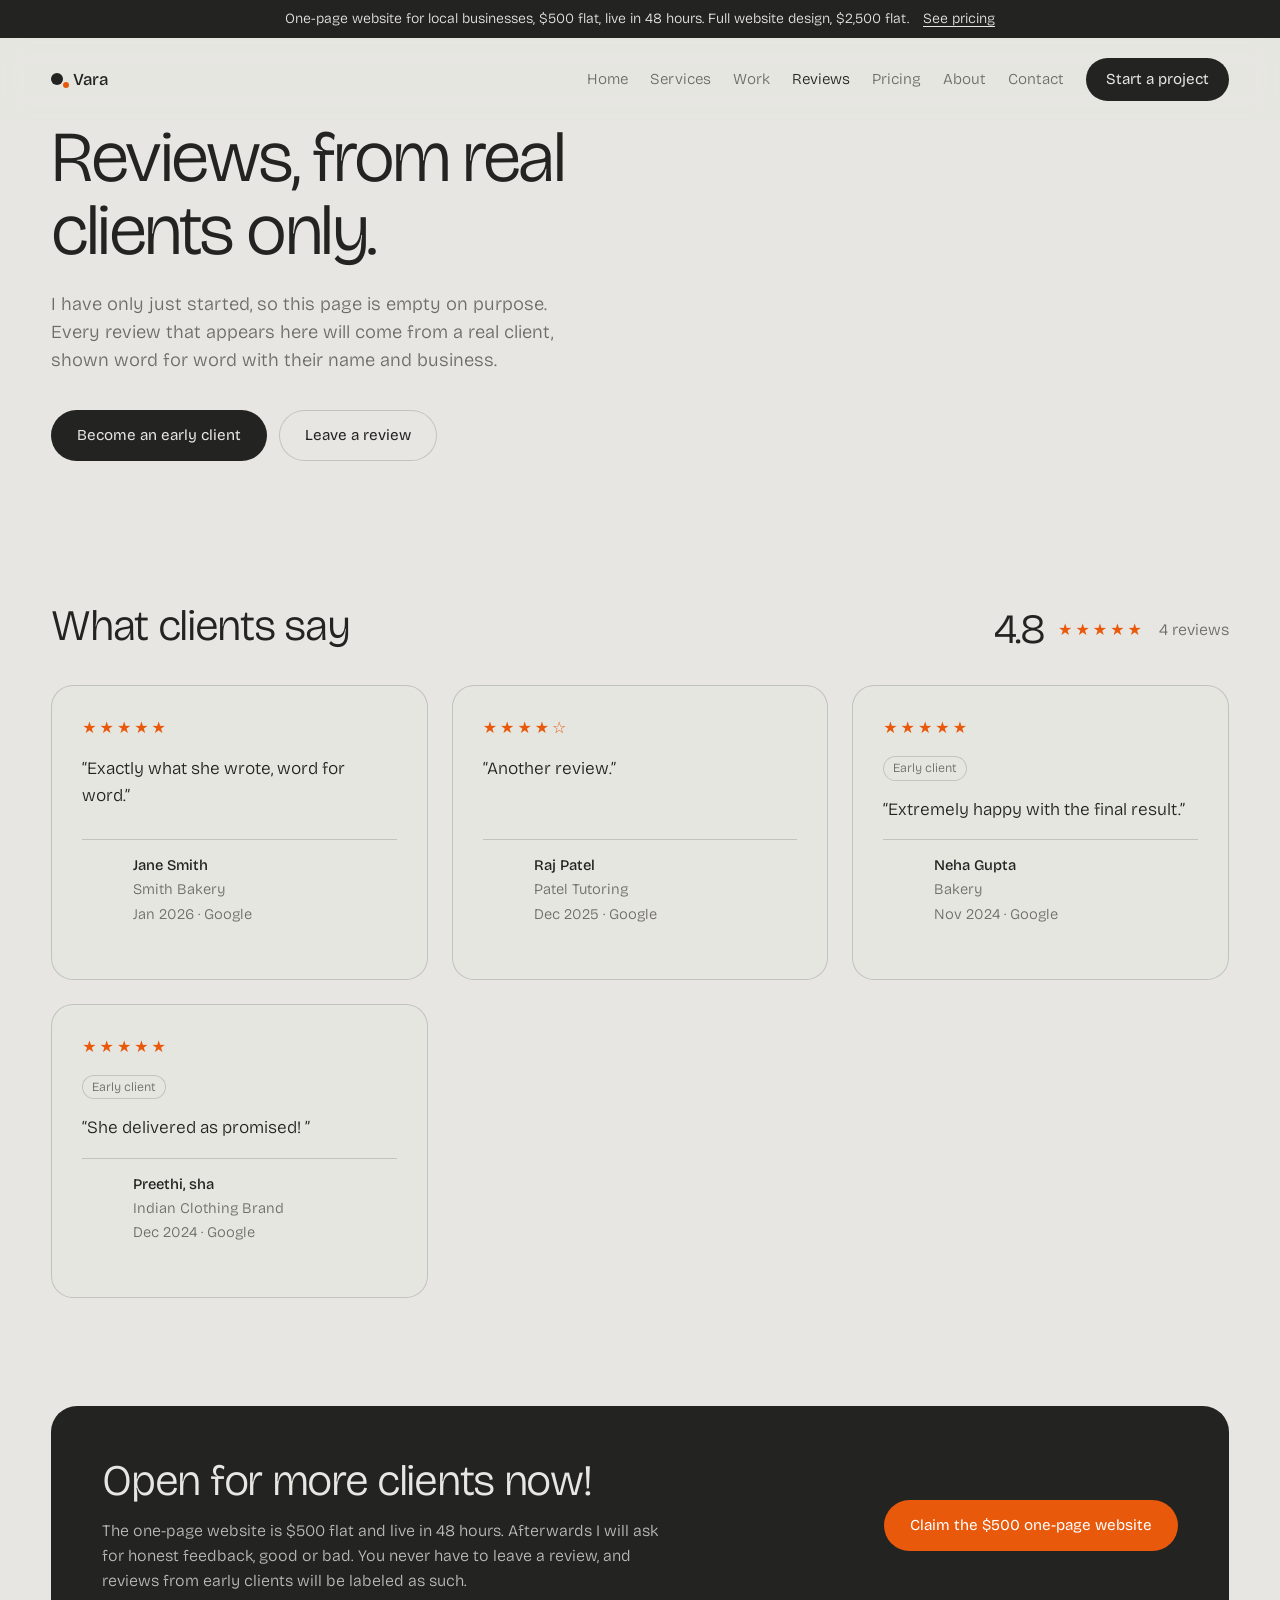
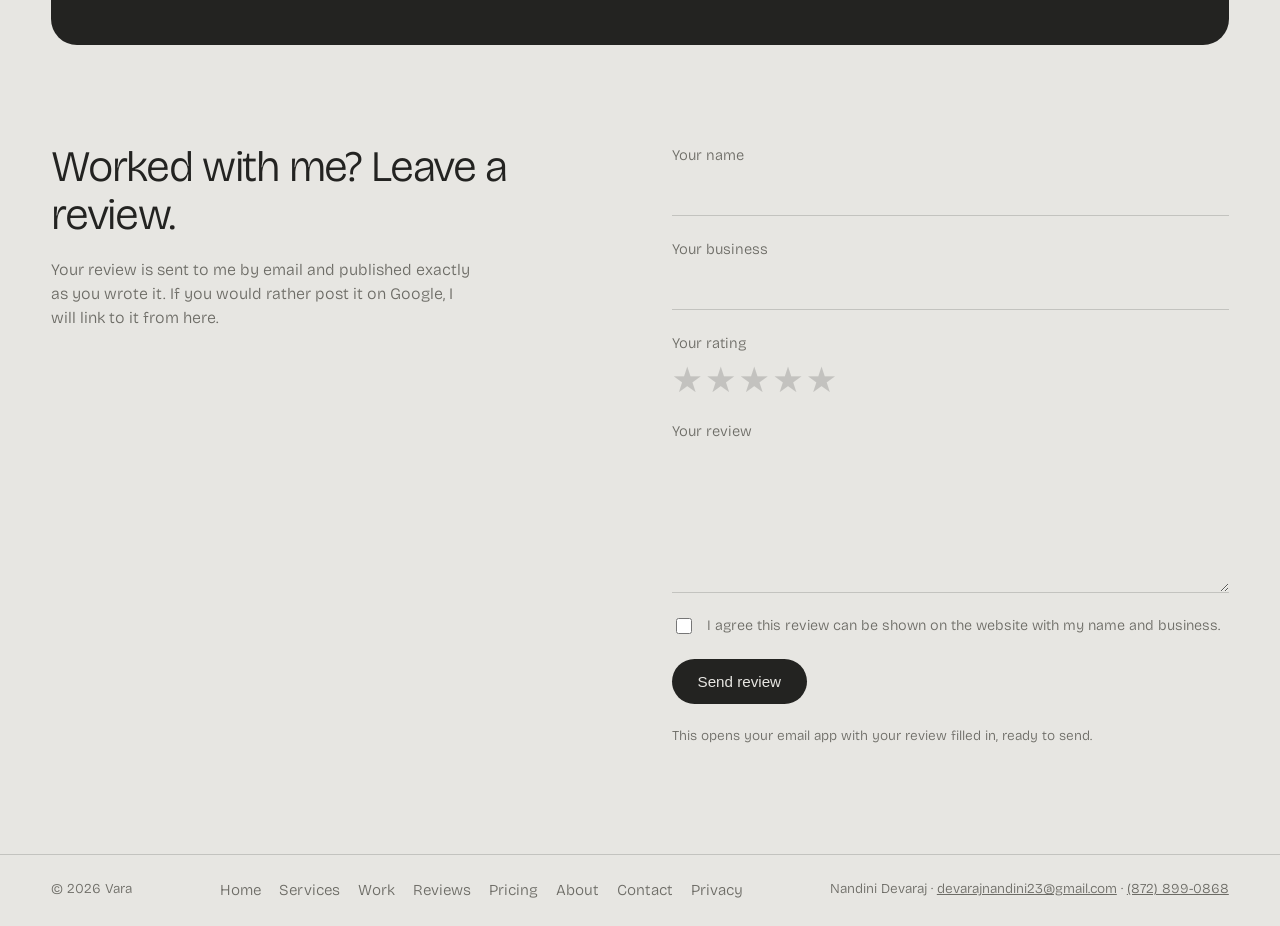
<file: vara-site/reviews.html>
<!doctype html>
<html lang="en">
  <head>
    <meta charset="utf-8" />
    <title>Client Reviews | Vara</title>
    <meta
      name="viewport"
      content="width=device-width, initial-scale=1, viewport-fit=cover"
    />
    <meta
      name="description"
      content="Real reviews from Vara clients, shown word for word. Open for more clients now: a one-page website for $500, live in 48 hours."
    />
    <meta name="robots" content="noindex,follow" />
    <link
      rel="canonical"
      href="https://nandinidevraj.github.io/vara/reviews.html"
    />
    <meta
      name="theme-color"
      content="#E7E6E2"
      media="(prefers-color-scheme: light)"
    />
    <meta
      name="theme-color"
      content="#161615"
      media="(prefers-color-scheme: dark)"
    />
    <link rel="icon" href="favicon.svg" type="image/svg+xml" />
    <meta property="og:type" content="website" />
    <meta property="og:site_name" content="Vara" />
    <meta property="og:title" content="Client Reviews | Vara" />
    <meta
      property="og:description"
      content="Real reviews from Vara clients, shown word for word. Taking on first clients now: a one-page website for $500, live in 48 hours."
    />
    <meta
      property="og:url"
      content="https://nandinidevraj.github.io/vara/reviews.html"
    />
    <meta
      property="og:image"
      content="https://nandinidevraj.github.io/vara/images/og.png"
    />
    <meta property="og:image:width" content="1200" />
    <meta property="og:image:height" content="630" />
    <meta name="twitter:card" content="summary_large_image" />
    <link rel="preconnect" href="https://fonts.googleapis.com" />
    <link rel="preconnect" href="https://fonts.gstatic.com" crossorigin />
    <link
      href="https://fonts.googleapis.com/css2?family=Bricolage+Grotesque:opsz,wght@12..96,300;12..96,400;12..96,500&display=swap"
      rel="stylesheet"
    />
    <link rel="stylesheet" href="styles.css" />
    <script>
      try {
        if (sessionStorage.getItem("vt"))
          document.documentElement.className = "vt";
      } catch (e) {}
    </script>
    <noscript
      ><style>
        .pre .rv {
          opacity: 1 !important;
        }
        .pg {
          display: block;
        }
      </style></noscript
    >
  </head>
  <body data-page="reviews">
    <a class="skip" href="#main">Skip to content</a>
    <div class="promo">
      <span
        ><span class="bl"
          >One-page website for local businesses, $500 flat, live in 48
          hours.</span
        ><span class="bs">$500 one-page website, live in 48 hours.</span
        ><span class="x"> Full website design, $2,500 flat.</span></span
      ><a href="pricing.html">See pricing</a>
    </div>
    <header>
      <a class="logo" href="index.html" aria-label="Vara, home"><i></i>Vara</a>
      <nav id="nav-main" aria-label="Main">
        <a href="index.html">Home</a><a href="services.html">Services</a
        ><a href="work.html">Work</a
        ><a href="reviews.html" aria-current="page">Reviews</a
        ><a href="pricing.html">Pricing</a><a href="about.html">About</a
        ><a href="contact.html">Contact</a
        ><a class="btn" href="contact.html">Start a project</a>
      </nav>
      <button
        class="mb"
        type="button"
        aria-label="Menu"
        aria-expanded="false"
        aria-controls="nav-main"
      >
        <i></i><i></i>
      </button>
    </header>
    <main id="main">
      <div class="pg on" id="pg-reviews">
        <section class="hero" data-shape="0">
          <div>
            <h1>Reviews, from real clients only.</h1>
            <p>
              I have only just started, so this page is empty on purpose. Every
              review that appears here will come from a real client, shown word
              for word with their name and business.
            </p>
            <div class="cta">
              <a class="btn" href="contact.html" data-offer="one"
                >Become an early client</a
              ><a class="btn ghost" href="#reviews-form">Leave a review</a>
            </div>
          </div>
        </section>
        <section class="rvl" id="reviews-list">
          <div class="rvl-head">
            <h2>What clients say</h2>
            <div class="rvl-sum"></div>
          </div>
          <div class="rvl-body">
            <div class="rv-grid">
              <div class="rcard ghost">
                <div class="sk w90"></div>
                <div class="sk w100"></div>
                <div class="sk w70"></div>
                <div class="who">
                  <i></i
                  ><span><b>Your name here</b><em>Your business</em></span>
                </div>
              </div>
              <div class="rcard ghost">
                <div class="sk w100"></div>
                <div class="sk w80"></div>
                <div class="sk w90"></div>
                <div class="who">
                  <i></i
                  ><span><b>Your name here</b><em>Your business</em></span>
                </div>
              </div>
              <div class="rcard ghost">
                <div class="sk w80"></div>
                <div class="sk w100"></div>
                <div class="sk w60"></div>
                <div class="who">
                  <i></i
                  ><span><b>Your name here</b><em>Your business</em></span>
                </div>
              </div>
            </div>
            <p class="rv-note">
              The first reviews will appear after the first projects go live.
              Each one will be shown exactly as written.
            </p>
          </div>
        </section>

        <section class="ec">
          <div>
            <h2>Open for more clients now!</h2>
            <p>
              The one-page website is $500 flat and live in 48 hours. Afterwards
              I will ask for honest feedback, good or bad. You never have to
              leave a review, and reviews from early clients will be labeled as
              such.
            </p>
          </div>
          <a class="btn" href="contact.html" data-offer="one"
            >Claim the $500 one-page website</a
          >
        </section>
        <section class="rvf" id="reviews-form">
          <div class="rvf-l">
            <h2>Worked with me? Leave a review.</h2>
            <p>
              Your review is sent to me by email and published exactly as you
              wrote it. If you would rather post it on Google, I will link to it
              from here.
            </p>
          </div>
          <form class="rf" novalidate>
            <input
              type="text"
              name="_gotcha"
              class="hp"
              tabindex="-1"
              autocomplete="off"
              aria-hidden="true"
            /><label
              >Your name<input
                name="name"
                required
                autocomplete="name" /></label
            ><label
              >Your business<input name="biz" autocomplete="organization"
            /></label>
            <fieldset>
              <legend>Your rating</legend>
              <div class="rs">
                <label
                  ><input type="radio" name="rating" value="5" /><span
                    >&#9733;</span
                  ></label
                ><label
                  ><input type="radio" name="rating" value="4" /><span
                    >&#9733;</span
                  ></label
                ><label
                  ><input type="radio" name="rating" value="3" /><span
                    >&#9733;</span
                  ></label
                ><label
                  ><input type="radio" name="rating" value="2" /><span
                    >&#9733;</span
                  ></label
                ><label
                  ><input type="radio" name="rating" value="1" /><span
                    >&#9733;</span
                  ></label
                >
              </div>
            </fieldset>
            <label
              >Your review<textarea
                name="text"
                rows="5"
                required
              ></textarea></label
            ><label class="ck"
              ><input type="checkbox" name="ok" /><span
                >I agree this review can be shown on the website with my name
                and business.</span
              ></label
            ><button class="btn" type="submit">Send review</button>
            <p class="fnote">
              This opens your email app with your review filled in, ready to
              send.
            </p>
            <div class="fdone" hidden>
              <h3></h3>
              <p>
                Your email app should have opened. If it did not, copy this
                message and send it to
                <a href="mailto:devarajnandini23@gmail.com"
                  >devarajnandini23@gmail.com</a
                >.
              </p>
              <textarea readonly rows="7"></textarea
              ><button type="button" class="btn ghost cp">Copy message</button>
            </div>
          </form>
        </section>
        <script type="application/json" id="reviews-data">
          [
            {
              "name": "Jane Smith",
              "business": "Smith Bakery",
              "rating": 5,
              "text": "Exactly what she wrote, word for word.",
              "date": "Jan 2026",
              "source": "Google"
            },
            {
              "name": "Raj Patel",
              "business": "Patel Tutoring",
              "rating": 4,
              "text": "Another review.",
              "date": "Dec 2025",
              "source": "Google"
            },
            {
              "name": "Neha Gupta",
              "business": "Bakery",
              "rating": 5,
              "text": "Extremely happy with the final result.",
              "date": "Nov 2024",
              "source": "Google",
              "early": true
            },
            {
              "name": "Preethi, sha",
              "business": "Indian Clothing Brand",
              "rating": 5,
              "text": "She delivered as promised! ",
              "source": "Google",
              "date": "Dec 2024",
              "early": true
            }
          ]
        </script>
      </div>
    </main>
    <footer>
      <span>© 2026 Vara</span>
      <nav class="fn" aria-label="Footer">
        <a href="index.html">Home</a><a href="services.html">Services</a
        ><a href="work.html">Work</a><a href="reviews.html">Reviews</a
        ><a href="pricing.html">Pricing</a><a href="about.html">About</a
        ><a href="contact.html">Contact</a><a href="privacy.html">Privacy</a>
      </nav>
      <span
        >Nandini Devaraj &middot;
        <a href="mailto:devarajnandini23@gmail.com"
          >devarajnandini23@gmail.com</a
        >
        &middot; <a href="tel:+18728990868">(872) 899-0868</a></span
      >
    </footer>
    <aside
      class="offer"
      role="dialog"
      aria-label="Offer for local businesses"
      aria-modal="false"
    >
      <button class="x" type="button" aria-label="Close offer">&times;</button
      ><small>For local businesses</small>
      <div class="o5">$500</div>
      <h3>One-page website, live in 48 hours.</h3>
      <p>
        Caf&eacute;s, salons, clinics, repair shops and tutors. One flat price,
        no surprises.
      </p>
      <div class="acts">
        <a class="obtn" data-offer="one" href="contact.html">Claim this offer</a
        ><a class="olnk" href="pricing.html">See what is included</a>
      </div>
    </aside>
    <div class="curtain" aria-hidden="true"><small></small><b></b></div>
    <script src="site.js" defer></script>
  </body>
</html>
</file>
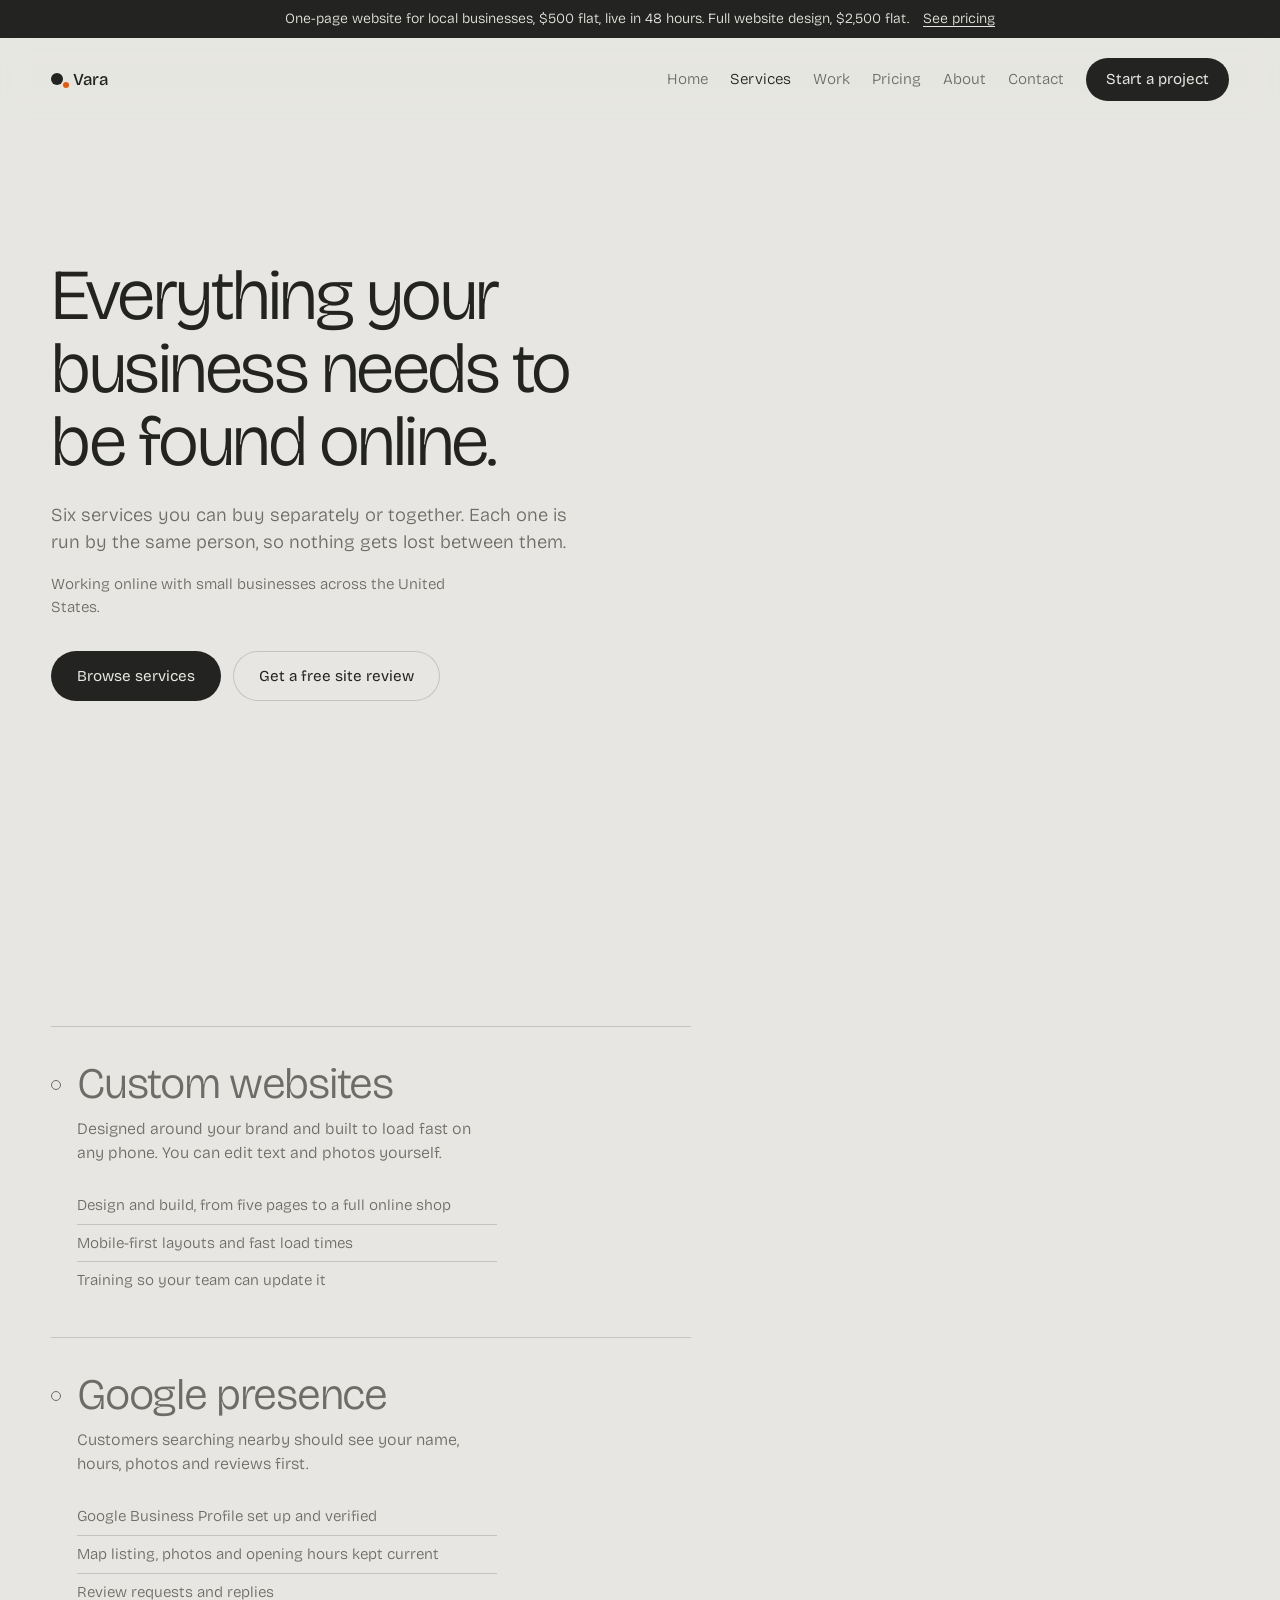
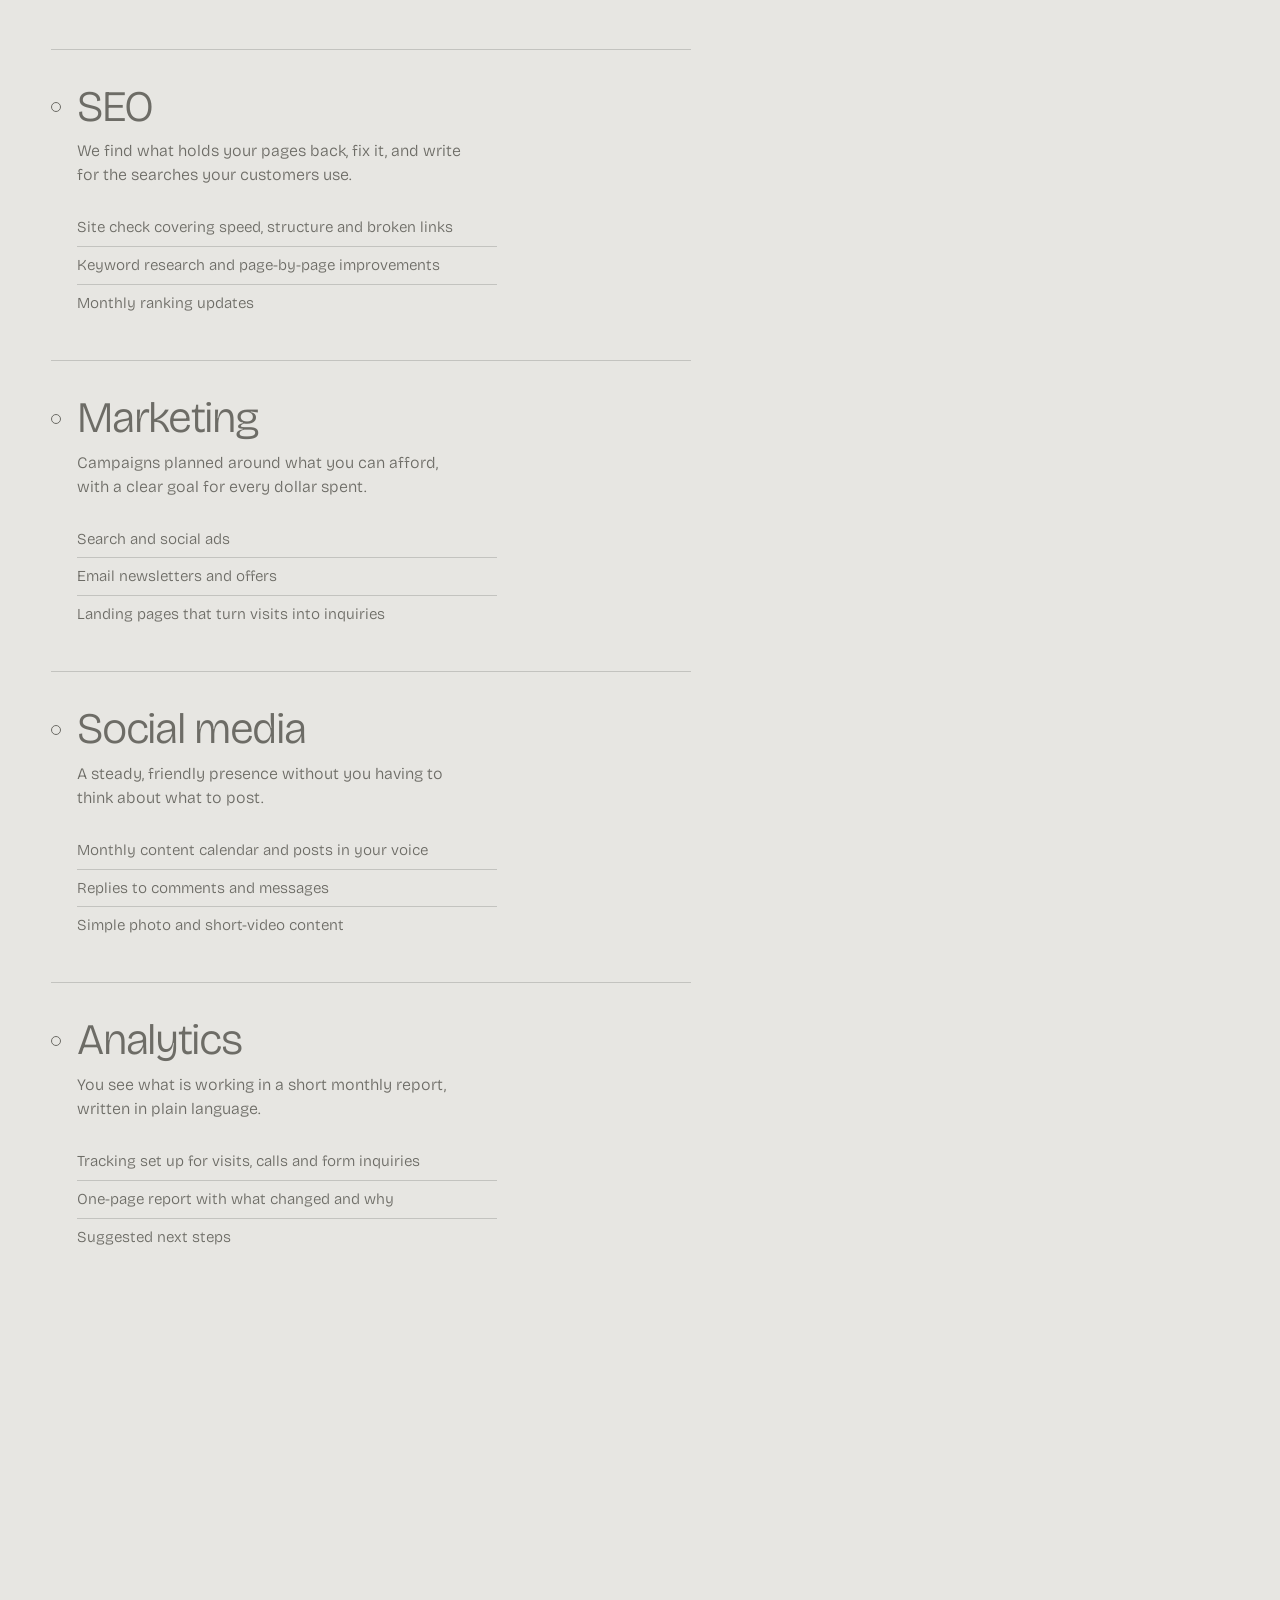
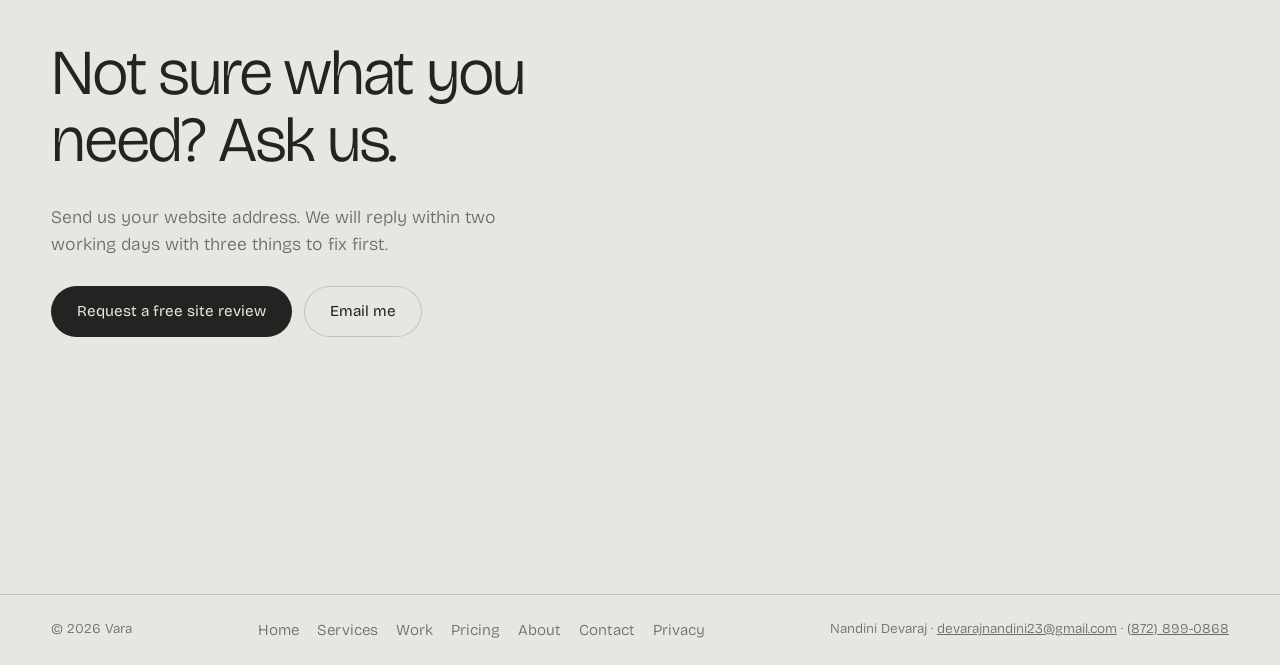
<file: vara-site/services.html>
<!doctype html>
<html lang="en">
  <head>
    <meta charset="utf-8" />
    <title>Web Design and SEO Services for Small Business | Vara</title>
    <meta
      name="viewport"
      content="width=device-width, initial-scale=1, viewport-fit=cover"
    />
    <meta
      name="description"
      content="Custom websites, Google Business Profile setup, SEO, marketing, social media and analytics for small businesses across the United States."
    />
    <meta name="robots" content="index,follow" />
    <link
      rel="canonical"
      href="https://nandinidevraj.github.io/vara/services.html"
    />
    <meta
      name="theme-color"
      content="#E7E6E2"
      media="(prefers-color-scheme: light)"
    />
    <meta
      name="theme-color"
      content="#161615"
      media="(prefers-color-scheme: dark)"
    />
    <link rel="icon" href="favicon.svg" type="image/svg+xml" />
    <meta property="og:type" content="website" />
    <meta property="og:site_name" content="Vara" />
    <meta
      property="og:title"
      content="Web Design and SEO Services for Small Business | Vara"
    />
    <meta
      property="og:description"
      content="Custom websites, Google Business Profile setup, SEO, marketing, social media and analytics for small businesses across the United States."
    />
    <meta
      property="og:url"
      content="https://nandinidevraj.github.io/vara/services.html"
    />
    <meta
      property="og:image"
      content="https://nandinidevraj.github.io/vara/images/og.png"
    />
    <meta property="og:image:width" content="1200" />
    <meta property="og:image:height" content="630" />
    <meta name="twitter:card" content="summary_large_image" />
    <link rel="preconnect" href="https://fonts.googleapis.com" />
    <link rel="preconnect" href="https://fonts.gstatic.com" crossorigin />
    <link
      href="https://fonts.googleapis.com/css2?family=Bricolage+Grotesque:opsz,wght@12..96,300;12..96,400;12..96,500&display=swap"
      rel="stylesheet"
    />
    <link rel="stylesheet" href="styles.css" />
    <script>
      try {
        if (sessionStorage.getItem("vt"))
          document.documentElement.className = "vt";
      } catch (e) {}
    </script>
    <noscript
      ><style>
        .pre .rv {
          opacity: 1 !important;
        }
        .pg {
          display: block;
        }
      </style></noscript
    >
  </head>
  <body data-page="services">
    <a class="skip" href="#main">Skip to content</a>
    <div class="promo">
      <span
        ><span class="bl"
          >One-page website for local businesses, $500 flat, live in 48
          hours.</span
        ><span class="bs">$500 one-page website, live in 48 hours.</span
        ><span class="x"> Full website design, $2,500 flat.</span></span
      ><a href="pricing.html">See pricing</a>
    </div>
    <header>
      <a class="logo" href="index.html" aria-label="Vara, home"><i></i>Vara</a>
      <nav id="nav-main" aria-label="Main">
        <a href="index.html">Home</a
        ><a href="services.html" aria-current="page">Services</a
        ><a href="work.html">Work</a
        ><!-- <a href="reviews.html">Reviews</a -->
        <a href="pricing.html">Pricing</a><a href="about.html">About</a
        ><a href="contact.html">Contact</a
        ><a class="btn" href="contact.html">Start a project</a>
      </nav>
      <button
        class="mb"
        type="button"
        aria-label="Menu"
        aria-expanded="false"
        aria-controls="nav-main"
      >
        <i></i><i></i>
      </button>
    </header>
    <main id="main">
      <div class="pg on" id="pg-services">
        <section class="hero" data-shape="0">
          <div>
            <h1>Everything your business needs to be found online.</h1>
            <p>
              Six services you can buy separately or together. Each one is run
              by the same person, so nothing gets lost between them.
            </p>
            <p class="loc">
              Working online with small businesses across the United States.
            </p>
            <div class="cta">
              <a class="btn" href="#services-services">Browse services</a
              ><a class="btn ghost" href="contact.html"
                >Get a free site review</a
              >
            </div>
          </div>
        </section>
        <section class="svc" id="services-services">
          <div class="row" data-shape="1" tabindex="0">
            <h3>Custom websites</h3>
            <p>
              Designed around your brand and built to load fast on any phone.
              You can edit text and photos yourself.
            </p>
            <ul>
              <li>Design and build, from five pages to a full online shop</li>
              <li>Mobile-first layouts and fast load times</li>
              <li>Training so your team can update it</li>
            </ul>
          </div>
          <div class="row" data-shape="2" tabindex="0">
            <h3>Google presence</h3>
            <p>
              Customers searching nearby should see your name, hours, photos and
              reviews first.
            </p>
            <ul>
              <li>Google Business Profile set up and verified</li>
              <li>Map listing, photos and opening hours kept current</li>
              <li>Review requests and replies</li>
            </ul>
          </div>
          <div class="row" data-shape="3" tabindex="0">
            <h3>SEO</h3>
            <p>
              We find what holds your pages back, fix it, and write for the
              searches your customers use.
            </p>
            <ul>
              <li>Site check covering speed, structure and broken links</li>
              <li>Keyword research and page-by-page improvements</li>
              <li>Monthly ranking updates</li>
            </ul>
          </div>
          <div class="row" data-shape="4" tabindex="0">
            <h3>Marketing</h3>
            <p>
              Campaigns planned around what you can afford, with a clear goal
              for every dollar spent.
            </p>
            <ul>
              <li>Search and social ads</li>
              <li>Email newsletters and offers</li>
              <li>Landing pages that turn visits into inquiries</li>
            </ul>
          </div>
          <div class="row" data-shape="5" tabindex="0">
            <h3>Social media</h3>
            <p>
              A steady, friendly presence without you having to think about what
              to post.
            </p>
            <ul>
              <li>Monthly content calendar and posts in your voice</li>
              <li>Replies to comments and messages</li>
              <li>Simple photo and short-video content</li>
            </ul>
          </div>
          <div class="row" data-shape="6" tabindex="0">
            <h3>Analytics</h3>
            <p>
              You see what is working in a short monthly report, written in
              plain language.
            </p>
            <ul>
              <li>Tracking set up for visits, calls and form inquiries</li>
              <li>One-page report with what changed and why</li>
              <li>Suggested next steps</li>
            </ul>
          </div>
        </section>
        <section class="end" id="services-contact" data-shape="0">
          <h2>Not sure what you need? Ask us.</h2>
          <p class="lead">
            Send us your website address. We will reply within two working days
            with three things to fix first.
          </p>
          <div class="cta">
            <a
              class="btn"
              href="mailto:devarajnandini23@gmail.com?subject=Free%20site%20review"
              >Request a free site review</a
            ><a class="btn ghost" href="mailto:devarajnandini23@gmail.com"
              >Email me</a
            >
          </div>
        </section>
      </div>
    </main>
    <footer>
      <span>© 2026 Vara</span>
      <nav class="fn" aria-label="Footer">
        <a href="index.html">Home</a><a href="services.html">Services</a
        ><a href="work.html">Work</a>
        <!-- <a href="reviews.html">Reviews</a -->
        <a href="pricing.html">Pricing</a><a href="about.html">About</a
        ><a href="contact.html">Contact</a><a href="privacy.html">Privacy</a>
      </nav>
      <span
        >Nandini Devaraj &middot;
        <a href="mailto:devarajnandini23@gmail.com"
          >devarajnandini23@gmail.com</a
        >
        &middot; <a href="tel:+18728990868">(872) 899-0868</a></span
      >
    </footer>
    <aside
      class="offer"
      role="dialog"
      aria-label="Offer for local businesses"
      aria-modal="false"
    >
      <button class="x" type="button" aria-label="Close offer">&times;</button
      ><small>For local businesses</small>
      <div class="o5">$500</div>
      <h3>One-page website, live in 48 hours.</h3>
      <p>
        Caf&eacute;s, salons, clinics, repair shops and tutors. One flat price,
        no surprises.
      </p>
      <div class="acts">
        <a class="obtn" data-offer="one" href="contact.html">Claim this offer</a
        ><a class="olnk" href="pricing.html">See what is included</a>
      </div>
    </aside>
    <div class="curtain" aria-hidden="true"><small></small><b></b></div>
    <script src="site.js" defer></script>
  </body>
</html>
</file>
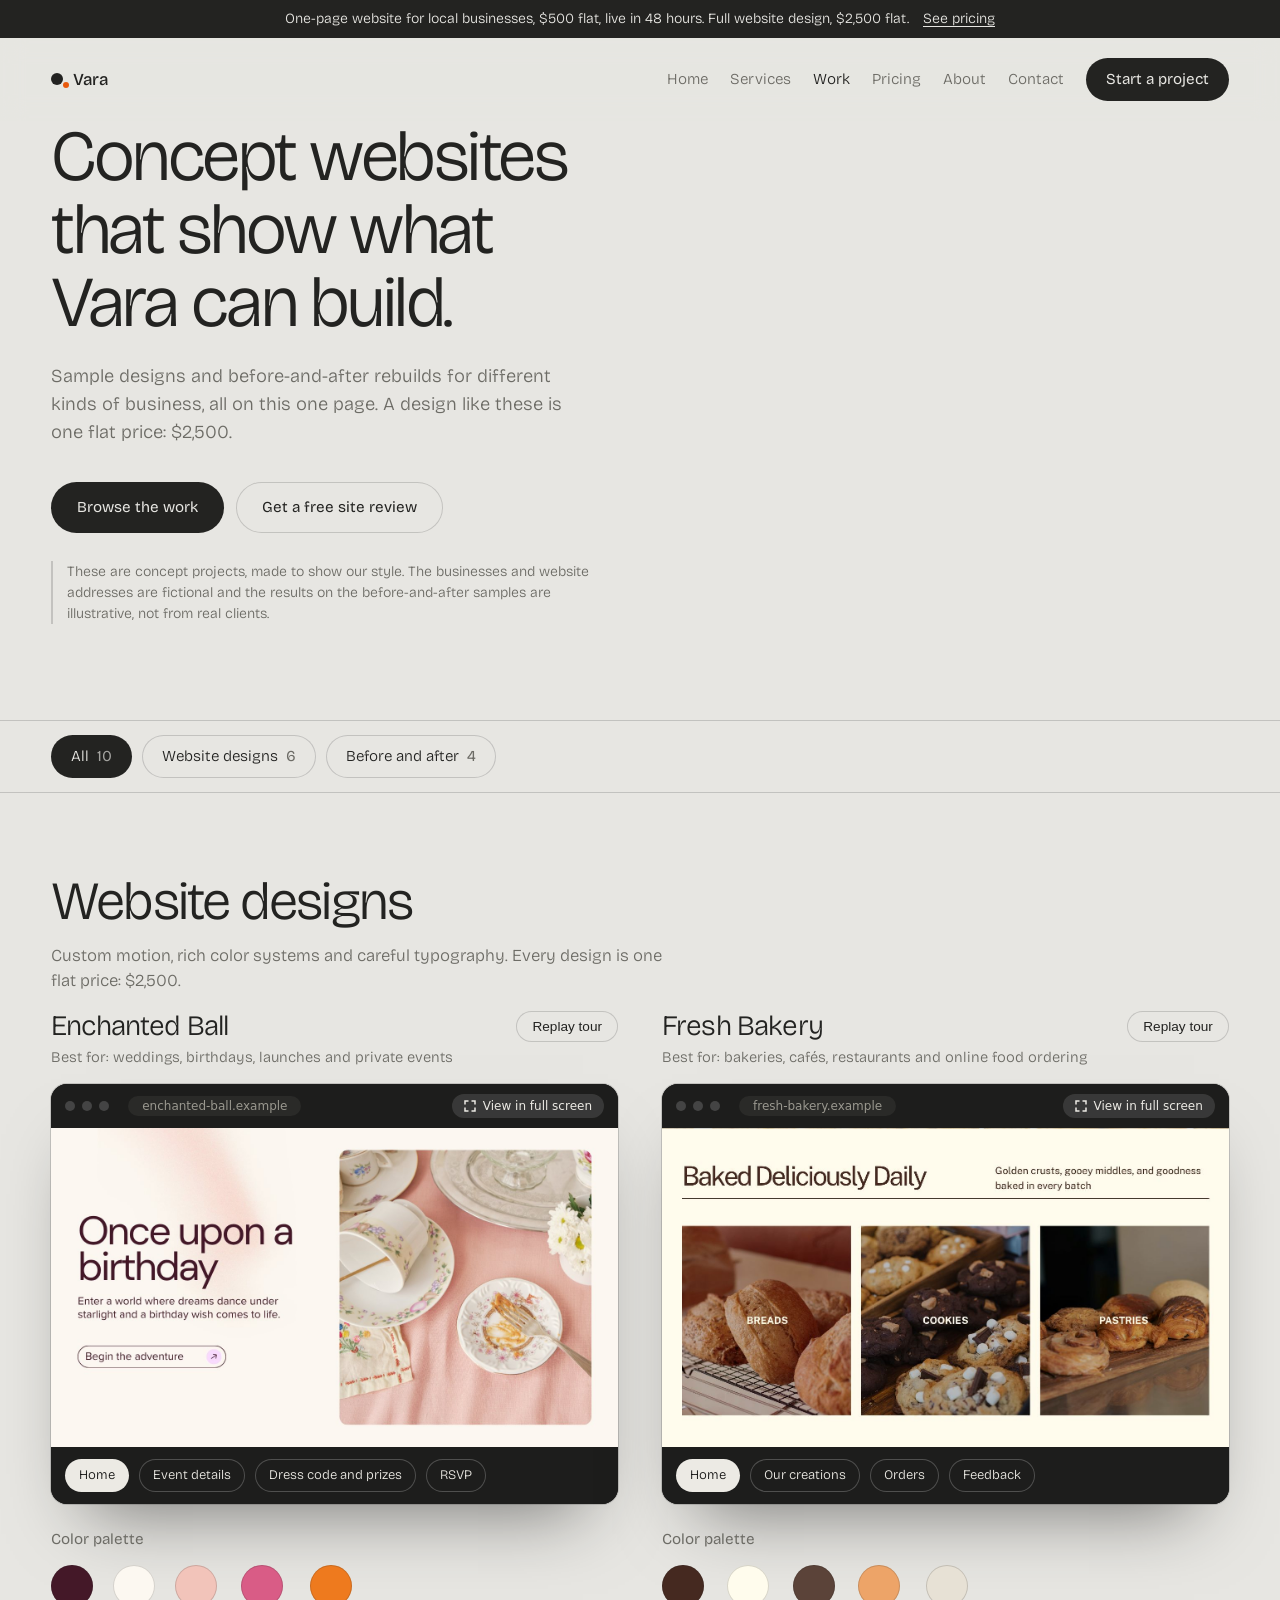
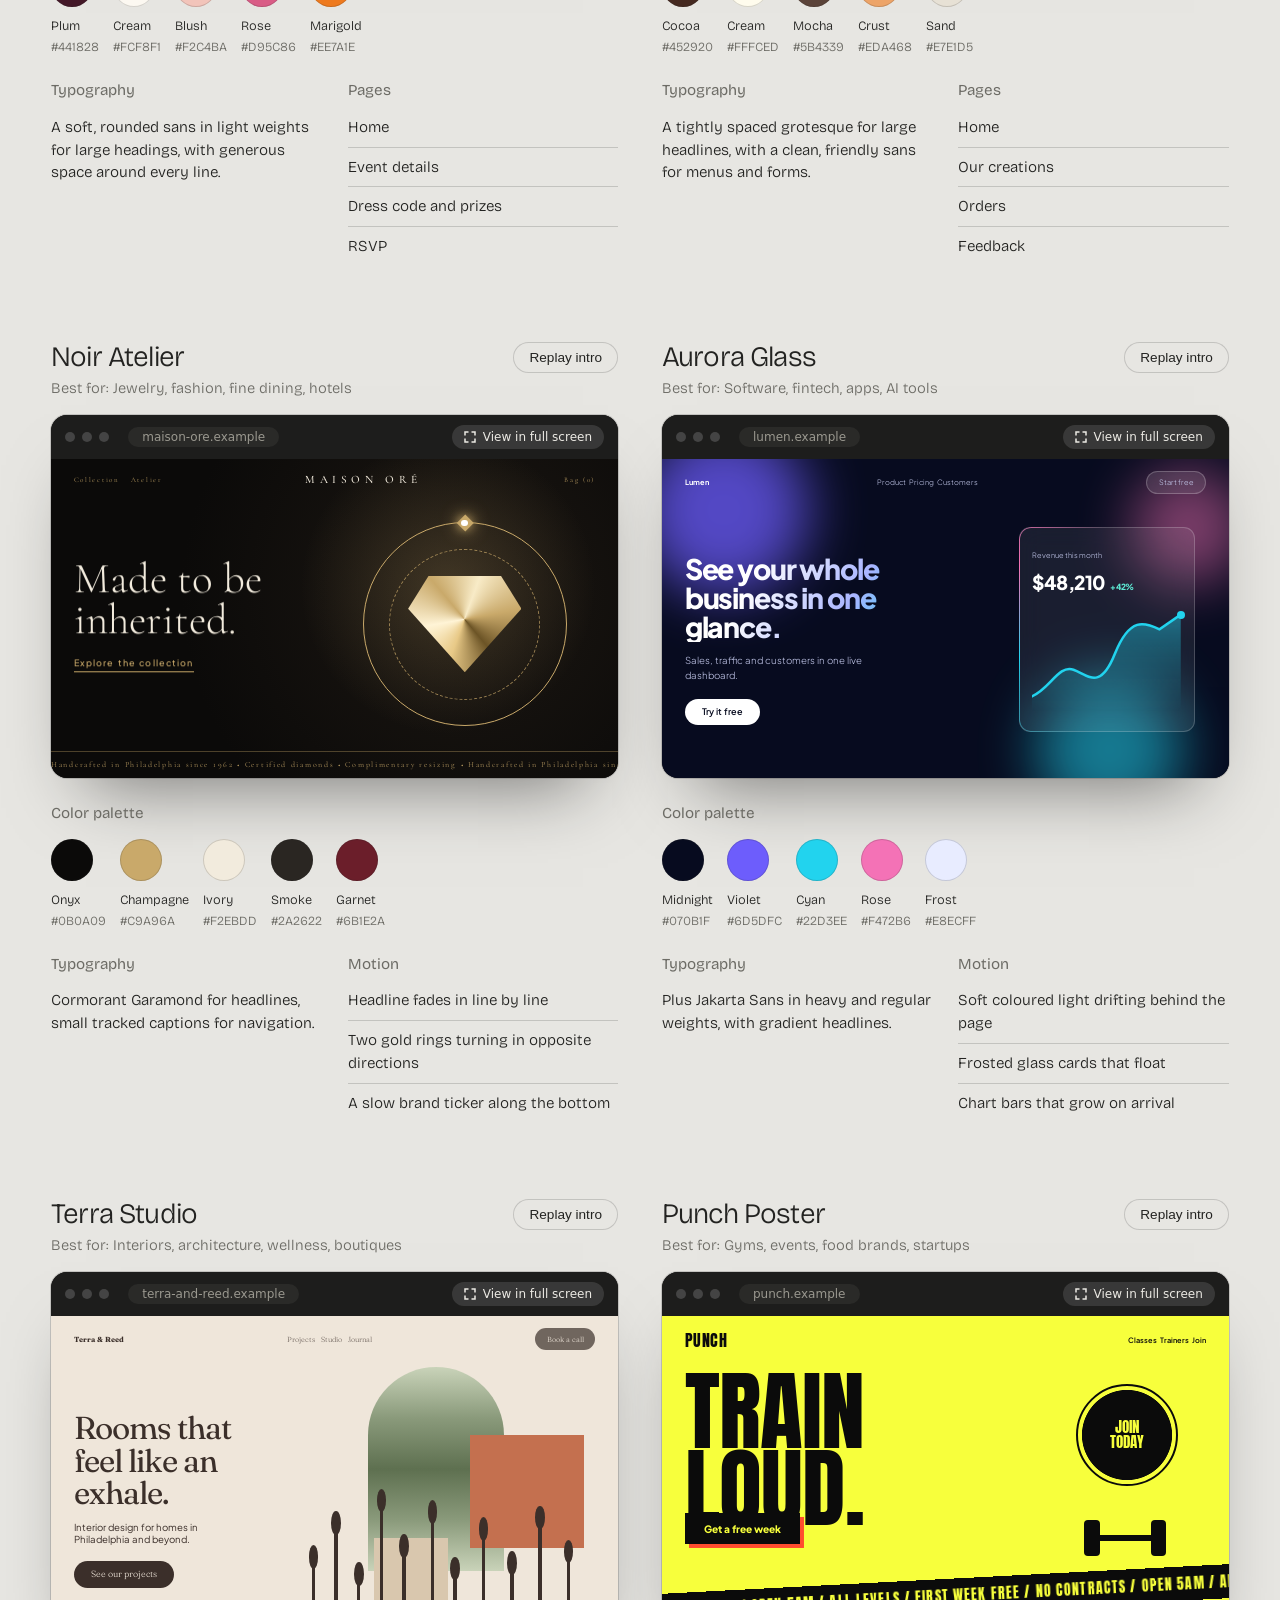
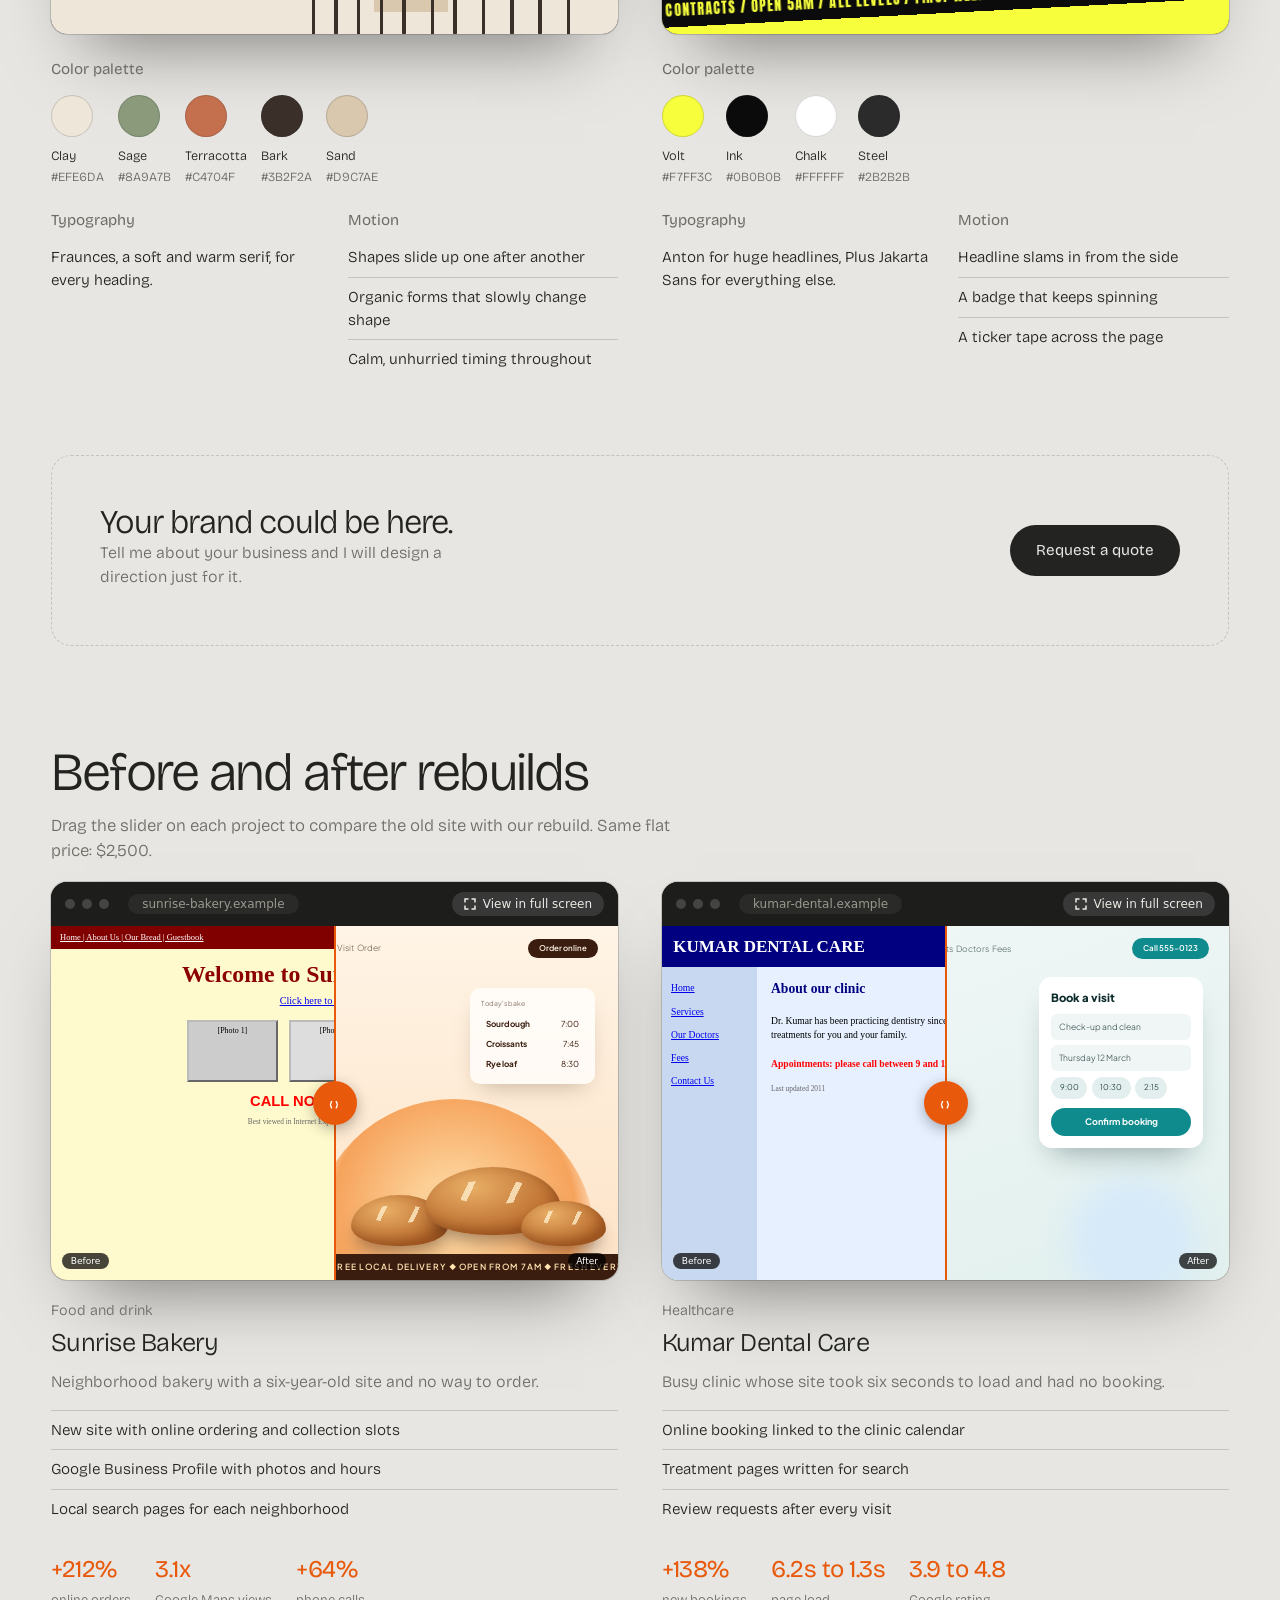
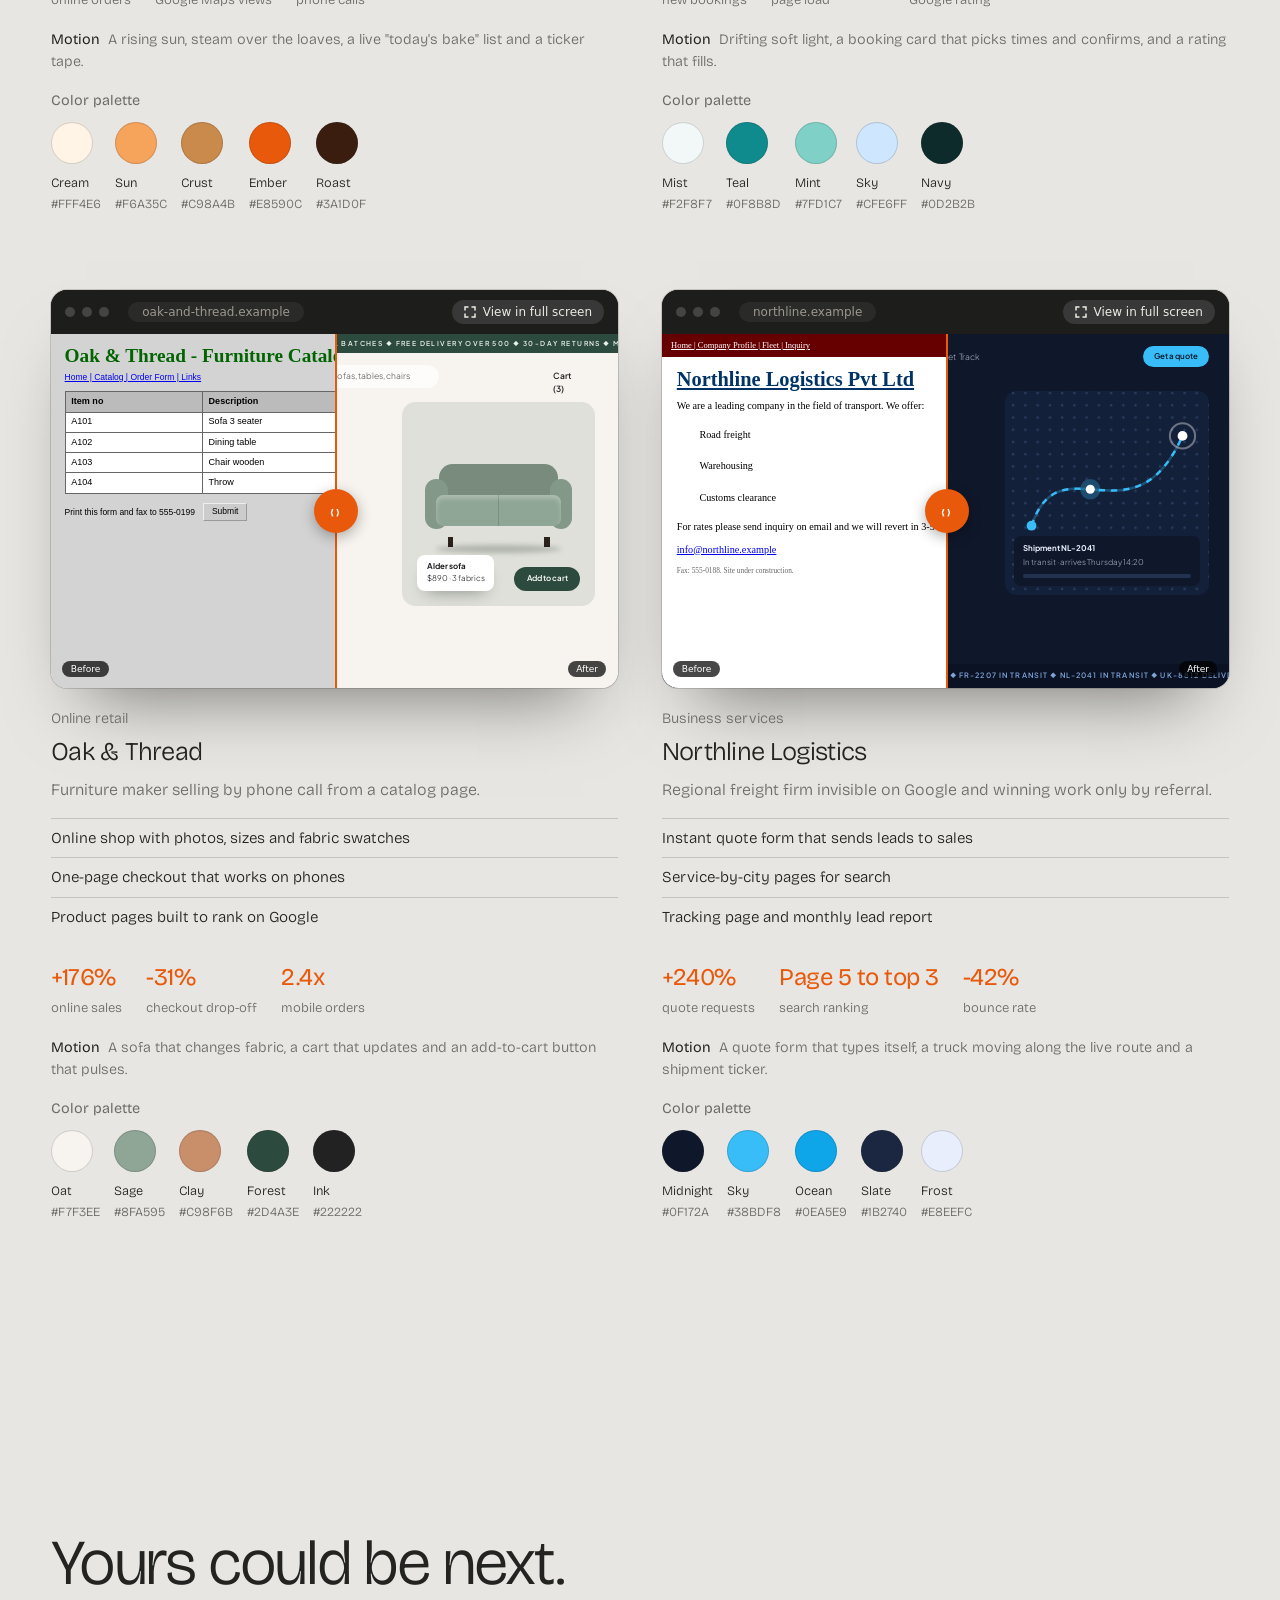
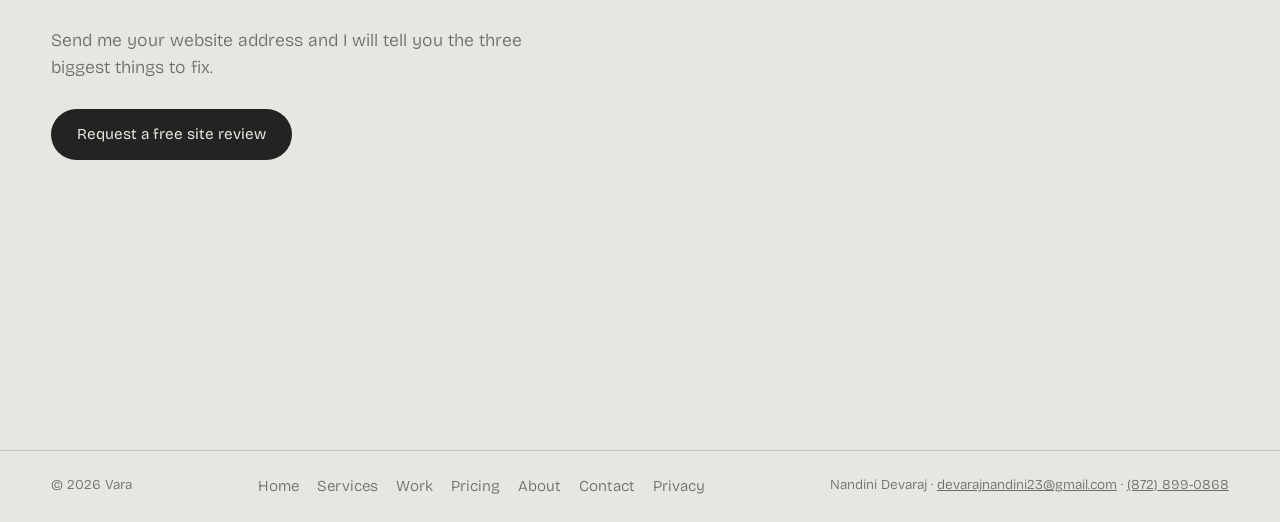
<file: vara-site/work.html>
<!doctype html>
<html lang="en">
  <head>
    <meta charset="utf-8" />
    <title>Website Design Concepts and Before-and-After Samples | Vara</title>
    <meta
      name="viewport"
      content="width=device-width, initial-scale=1, viewport-fit=cover"
    />
    <meta
      name="description"
      content="Browse website design concepts and before-and-after rebuilds for bakeries, clinics, shops and more. Every design is one flat price: $2,500."
    />
    <meta name="robots" content="index,follow" />
    <link
      rel="canonical"
      href="https://nandinidevraj.github.io/vara/work.html"
    />
    <meta
      name="theme-color"
      content="#E7E6E2"
      media="(prefers-color-scheme: light)"
    />
    <meta
      name="theme-color"
      content="#161615"
      media="(prefers-color-scheme: dark)"
    />
    <link rel="icon" href="favicon.svg" type="image/svg+xml" />
    <meta property="og:type" content="website" />
    <meta property="og:site_name" content="Vara" />
    <meta
      property="og:title"
      content="Website Design Concepts and Before-and-After Samples | Vara"
    />
    <meta
      property="og:description"
      content="Browse website design concepts and before-and-after rebuilds for bakeries, clinics, shops and more. Every design is one flat price: $2,500."
    />
    <meta
      property="og:url"
      content="https://nandinidevraj.github.io/vara/work.html"
    />
    <meta
      property="og:image"
      content="https://nandinidevraj.github.io/vara/images/og.png"
    />
    <meta property="og:image:width" content="1200" />
    <meta property="og:image:height" content="630" />
    <meta name="twitter:card" content="summary_large_image" />
    <link rel="preconnect" href="https://fonts.googleapis.com" />
    <link rel="preconnect" href="https://fonts.gstatic.com" crossorigin />
    <link
      href="https://fonts.googleapis.com/css2?family=Bricolage+Grotesque:opsz,wght@12..96,300;12..96,400;12..96,500&family=Cormorant+Garamond:wght@300;500&family=Plus+Jakarta+Sans:wght@400;600;800&family=Fraunces:opsz,wght@9..144,400;9..144,600&family=Anton&display=swap"
      rel="stylesheet"
    />
    <link rel="stylesheet" href="styles.css" />
    <script>
      try {
        if (sessionStorage.getItem("vt"))
          document.documentElement.className = "vt";
      } catch (e) {}
    </script>
    <noscript
      ><style>
        .pre .rv {
          opacity: 1 !important;
        }
        .pg {
          display: block;
        }
      </style></noscript
    >
  </head>
  <body data-page="work">
    <a class="skip" href="#main">Skip to content</a>
    <div class="promo">
      <span
        ><span class="bl"
          >One-page website for local businesses, $500 flat, live in 48
          hours.</span
        ><span class="bs">$500 one-page website, live in 48 hours.</span
        ><span class="x"> Full website design, $2,500 flat.</span></span
      ><a href="pricing.html">See pricing</a>
    </div>
    <header>
      <a class="logo" href="index.html" aria-label="Vara, home"><i></i>Vara</a>
      <nav id="nav-main" aria-label="Main">
        <a href="index.html">Home</a><a href="services.html">Services</a
        ><a href="work.html" aria-current="page">Work</a
        ><!-- <a href="reviews.html">Reviews</a> -->
        <a href="pricing.html">Pricing</a><a href="about.html">About</a
        ><a href="contact.html">Contact</a
        ><a class="btn" href="contact.html">Start a project</a>
      </nav>
      <button
        class="mb"
        type="button"
        aria-label="Menu"
        aria-expanded="false"
        aria-controls="nav-main"
      >
        <i></i><i></i>
      </button>
    </header>
    <main id="main">
      <div class="pg on" id="pg-work">
        <section class="hero" data-shape="0">
          <div>
            <h1>Concept websites that show what Vara can build.</h1>
            <p>
              Sample designs and before-and-after rebuilds for different kinds
              of business, all on this one page. A design like these is one flat
              price: $2,500.
            </p>
            <div class="cta">
              <a class="btn" href="#work-prem">Browse the work</a
              ><a class="btn ghost" href="contact.html"
                >Get a free site review</a
              >
            </div>
            <p class="cn">
              These are concept projects, made to show our style. The businesses
              and website addresses are fictional and the results on the
              before-and-after samples are illustrative, not from real clients.
            </p>
          </div>
        </section>
        <div class="flt" role="group" aria-label="Filter the work">
          <button type="button" data-f="all" aria-pressed="true">
            All<b>10</b></button
          ><button type="button" data-f="prem" aria-pressed="false">
            Website designs<b>6</b></button
          ><button type="button" data-f="reb" aria-pressed="false">
            Before and after<b>4</b>
          </button>
        </div>
        <section class="grp" id="work-prem" data-g="prem">
          <div class="gh">
            <h2>Website designs</h2>
            <p>
              Custom motion, rich color systems and careful typography. Every
              design is one flat price: $2,500.
            </p>
          </div>
          <div class="g2">
            <section class="dz bd">
              <div class="top">
                <div>
                  <h2>Enchanted Ball</h2>
                  <p>
                    Best for: weddings, birthdays, launches and private events
                  </p>
                </div>
                <button type="button" class="btn ghost rp">Replay tour</button>
              </div>
              <div class="fr">
                <div class="wb">
                  <i></i><i></i><i></i><span>enchanted-ball.example</span
                  ><button type="button" class="fsb">
                    <svg
                      width="12"
                      height="12"
                      viewBox="0 0 12 12"
                      fill="none"
                      stroke="currentColor"
                      stroke-width="1.5"
                      aria-hidden="true"
                    >
                      <path
                        d="M1 4.5V1h3.5M11 4.5V1H7.5M1 7.5V11h3.5M11 7.5V11H7.5"
                      />
                    </svg>
                    View in full screen
                  </button>
                </div>
                <div class="bv">
                  <img
                    class="bi on"
                    src="images/enchanted-ball-home.jpg"
                    loading="lazy"
                    decoding="async"
                    width="1366"
                    height="768"
                    alt="Home page of the Enchanted Ball invitation site"
                  /><img
                    class="bi"
                    src="images/enchanted-ball-event-details.jpg"
                    loading="lazy"
                    decoding="async"
                    width="1366"
                    height="1536"
                    alt="Event details page with date, time and map"
                  /><img
                    class="bi"
                    src="images/enchanted-ball-dress-code.jpg"
                    loading="lazy"
                    decoding="async"
                    width="1366"
                    height="1536"
                    alt="Dress code and prizes page"
                  /><img
                    class="bi"
                    src="images/enchanted-ball-rsvp.jpg"
                    loading="lazy"
                    decoding="async"
                    width="1366"
                    height="768"
                    alt="RSVP page with contact details"
                  />
                </div>
                <div
                  class="bn"
                  role="tablist"
                  aria-label="Pages of the invitation site"
                >
                  <button type="button" aria-selected="true">Home</button
                  ><button type="button" aria-selected="false">
                    Event details</button
                  ><button type="button" aria-selected="false">
                    Dress code and prizes</button
                  ><button type="button" aria-selected="false">RSVP</button>
                </div>
              </div>
              <div class="meta">
                <div>
                  <h4>Color palette</h4>
                  <div class="sw">
                    <button
                      type="button"
                      class="swb"
                      data-hex="#441828"
                      aria-label="Copy Plum #441828"
                    >
                      <i style="background: #441828"></i><span>Plum</span
                      ><em>#441828</em></button
                    ><button
                      type="button"
                      class="swb"
                      data-hex="#FCF8F1"
                      aria-label="Copy Cream #FCF8F1"
                    >
                      <i style="background: #fcf8f1"></i><span>Cream</span
                      ><em>#FCF8F1</em></button
                    ><button
                      type="button"
                      class="swb"
                      data-hex="#F2C4BA"
                      aria-label="Copy Blush #F2C4BA"
                    >
                      <i style="background: #f2c4ba"></i><span>Blush</span
                      ><em>#F2C4BA</em></button
                    ><button
                      type="button"
                      class="swb"
                      data-hex="#D95C86"
                      aria-label="Copy Rose #D95C86"
                    >
                      <i style="background: #d95c86"></i><span>Rose</span
                      ><em>#D95C86</em></button
                    ><button
                      type="button"
                      class="swb"
                      data-hex="#EE7A1E"
                      aria-label="Copy Marigold #EE7A1E"
                    >
                      <i style="background: #ee7a1e"></i><span>Marigold</span
                      ><em>#EE7A1E</em>
                    </button>
                  </div>
                </div>
                <div>
                  <h4>Typography</h4>
                  <p>
                    A soft, rounded sans in light weights for large headings,
                    with generous space around every line.
                  </p>
                </div>
                <div>
                  <h4>Pages</h4>
                  <ul>
                    <li>Home</li>
                    <li>Event details</li>
                    <li>Dress code and prizes</li>
                    <li>RSVP</li>
                  </ul>
                </div>
              </div>
            </section>
            <section class="dz bd">
              <div class="top">
                <div>
                  <h2>Fresh Bakery</h2>
                  <p>
                    Best for: bakeries, caf&eacute;s, restaurants and online
                    food ordering
                  </p>
                </div>
                <button type="button" class="btn ghost rp">Replay tour</button>
              </div>
              <div class="fr">
                <div class="wb">
                  <i></i><i></i><i></i><span>fresh-bakery.example</span
                  ><button type="button" class="fsb">
                    <svg
                      width="12"
                      height="12"
                      viewBox="0 0 12 12"
                      fill="none"
                      stroke="currentColor"
                      stroke-width="1.5"
                      aria-hidden="true"
                    >
                      <path
                        d="M1 4.5V1h3.5M11 4.5V1H7.5M1 7.5V11h3.5M11 7.5V11H7.5"
                      />
                    </svg>
                    View in full screen
                  </button>
                </div>
                <div class="bv">
                  <img
                    class="bi on"
                    src="images/fresh-bakery-home.jpg"
                    loading="lazy"
                    decoding="async"
                    width="1366"
                    height="1536"
                    alt="Home page of the Fresh Bakery site"
                  /><img
                    class="bi"
                    src="images/fresh-bakery-menu.jpg"
                    loading="lazy"
                    decoding="async"
                    width="1366"
                    height="2304"
                    alt="Our creations page with breads, desserts and pastries"
                  /><img
                    class="bi"
                    src="images/fresh-bakery-orders.jpg"
                    loading="lazy"
                    decoding="async"
                    width="1366"
                    height="1536"
                    alt="Orders page with reminders and an order form"
                  /><img
                    class="bi"
                    src="images/fresh-bakery-feedback.jpg"
                    loading="lazy"
                    decoding="async"
                    width="1366"
                    height="1536"
                    alt="Feedback page with a survey and contact details"
                  />
                </div>
                <div
                  class="bn"
                  role="tablist"
                  aria-label="Pages of the bakery site"
                >
                  <button type="button" aria-selected="true">Home</button
                  ><button type="button" aria-selected="false">
                    Our creations</button
                  ><button type="button" aria-selected="false">Orders</button
                  ><button type="button" aria-selected="false">Feedback</button>
                </div>
              </div>
              <div class="meta">
                <div>
                  <h4>Color palette</h4>
                  <div class="sw">
                    <button
                      type="button"
                      class="swb"
                      data-hex="#452920"
                      aria-label="Copy Cocoa #452920"
                    >
                      <i style="background: #452920"></i><span>Cocoa</span
                      ><em>#452920</em></button
                    ><button
                      type="button"
                      class="swb"
                      data-hex="#FFFCED"
                      aria-label="Copy Cream #FFFCED"
                    >
                      <i style="background: #fffced"></i><span>Cream</span
                      ><em>#FFFCED</em></button
                    ><button
                      type="button"
                      class="swb"
                      data-hex="#5B4339"
                      aria-label="Copy Mocha #5B4339"
                    >
                      <i style="background: #5b4339"></i><span>Mocha</span
                      ><em>#5B4339</em></button
                    ><button
                      type="button"
                      class="swb"
                      data-hex="#EDA468"
                      aria-label="Copy Crust #EDA468"
                    >
                      <i style="background: #eda468"></i><span>Crust</span
                      ><em>#EDA468</em></button
                    ><button
                      type="button"
                      class="swb"
                      data-hex="#E7E1D5"
                      aria-label="Copy Sand #E7E1D5"
                    >
                      <i style="background: #e7e1d5"></i><span>Sand</span
                      ><em>#E7E1D5</em>
                    </button>
                  </div>
                </div>
                <div>
                  <h4>Typography</h4>
                  <p>
                    A tightly spaced grotesque for large headlines, with a
                    clean, friendly sans for menus and forms.
                  </p>
                </div>
                <div>
                  <h4>Pages</h4>
                  <ul>
                    <li>Home</li>
                    <li>Our creations</li>
                    <li>Orders</li>
                    <li>Feedback</li>
                  </ul>
                </div>
              </div>
            </section>
            <section class="dz">
              <div class="top">
                <div>
                  <h2>Noir Atelier</h2>
                  <p>Best for: Jewelry, fashion, fine dining, hotels</p>
                </div>
                <button type="button" class="btn ghost rp">Replay intro</button>
              </div>
              <div class="fr">
                <div class="wb">
                  <i></i><i></i><i></i><span>maison-ore.example</span
                  ><button type="button" class="fsb">
                    <svg
                      width="12"
                      height="12"
                      viewBox="0 0 12 12"
                      fill="none"
                      stroke="currentColor"
                      stroke-width="1.5"
                      aria-hidden="true"
                    >
                      <path
                        d="M1 4.5V1h3.5M11 4.5V1H7.5M1 7.5V11h3.5M11 7.5V11H7.5"
                      />
                    </svg>
                    View in full screen
                  </button>
                </div>
                <div class="sm n1 pre">
                  <div class="t">
                    <span>Collection &nbsp; Atelier</span
                    ><b class="logo">MAISON OR&Eacute;</b><span>Bag (0)</span>
                  </div>
                  <div class="spot"></div>
                  <div class="ring">
                    <div class="in"></div>
                    <i class="gem"></i>
                    <div class="orb"><i></i></div>
                  </div>
                  <div class="dia"><u></u></div>
                  <i class="tw w1"></i><i class="tw w2"></i><i class="tw w3"></i
                  ><i class="tw w4"></i>
                  <div class="hd">
                    <span class="rv"><em>Made to be</em></span
                    ><span class="rv" style="--d: 0.25s"
                      ><em>inherited.</em></span
                    ><a class="rv lk" style="--d: 0.6s"
                      >Explore the collection</a
                    >
                  </div>
                  <div class="mq">
                    <div>
                      Handcrafted in Philadelphia since 1962 &#9670; Certified
                      diamonds &#9670; Complimentary resizing &#9670;
                      Handcrafted in Philadelphia since 1962 &#9670; Certified
                      diamonds &#9670; Complimentary resizing &#9670;
                    </div>
                  </div>
                </div>
              </div>
              <div class="meta">
                <div>
                  <h4>Color palette</h4>
                  <div class="sw">
                    <button
                      type="button"
                      class="swb"
                      data-hex="#0B0A09"
                      aria-label="Copy Onyx #0B0A09"
                    >
                      <i style="background: #0b0a09"></i><span>Onyx</span
                      ><em>#0B0A09</em></button
                    ><button
                      type="button"
                      class="swb"
                      data-hex="#C9A96A"
                      aria-label="Copy Champagne #C9A96A"
                    >
                      <i style="background: #c9a96a"></i><span>Champagne</span
                      ><em>#C9A96A</em></button
                    ><button
                      type="button"
                      class="swb"
                      data-hex="#F2EBDD"
                      aria-label="Copy Ivory #F2EBDD"
                    >
                      <i style="background: #f2ebdd"></i><span>Ivory</span
                      ><em>#F2EBDD</em></button
                    ><button
                      type="button"
                      class="swb"
                      data-hex="#2A2622"
                      aria-label="Copy Smoke #2A2622"
                    >
                      <i style="background: #2a2622"></i><span>Smoke</span
                      ><em>#2A2622</em></button
                    ><button
                      type="button"
                      class="swb"
                      data-hex="#6B1E2A"
                      aria-label="Copy Garnet #6B1E2A"
                    >
                      <i style="background: #6b1e2a"></i><span>Garnet</span
                      ><em>#6B1E2A</em>
                    </button>
                  </div>
                </div>
                <div>
                  <h4>Typography</h4>
                  <p>
                    Cormorant Garamond for headlines, small tracked captions for
                    navigation.
                  </p>
                </div>
                <div>
                  <h4>Motion</h4>
                  <ul>
                    <li>Headline fades in line by line</li>
                    <li>Two gold rings turning in opposite directions</li>
                    <li>A slow brand ticker along the bottom</li>
                  </ul>
                </div>
              </div>
            </section>
            <section class="dz">
              <div class="top">
                <div>
                  <h2>Aurora Glass</h2>
                  <p>Best for: Software, fintech, apps, AI tools</p>
                </div>
                <button type="button" class="btn ghost rp">Replay intro</button>
              </div>
              <div class="fr">
                <div class="wb">
                  <i></i><i></i><i></i><span>lumen.example</span
                  ><button type="button" class="fsb">
                    <svg
                      width="12"
                      height="12"
                      viewBox="0 0 12 12"
                      fill="none"
                      stroke="currentColor"
                      stroke-width="1.5"
                      aria-hidden="true"
                    >
                      <path
                        d="M1 4.5V1h3.5M11 4.5V1H7.5M1 7.5V11h3.5M11 7.5V11H7.5"
                      />
                    </svg>
                    View in full screen
                  </button>
                </div>
                <div class="sm n2 pre">
                  <i class="bl b1"></i><i class="bl b2"></i
                  ><i class="bl b3"></i>
                  <div class="t">
                    <b>Lumen</b
                    ><span>Product &nbsp; Pricing &nbsp; Customers</span
                    ><span class="gl">Start free</span>
                  </div>
                  <div class="hd2">
                    <h4 class="rv">See your whole business in one glance.</h4>
                    <p class="rv" style="--d: 0.2s">
                      Sales, traffic and customers in one live dashboard.
                    </p>
                    <span class="gl big rv" style="--d: 0.4s">Try it free</span>
                  </div>
                  <div class="tilt">
                    <div class="card rv" style="--d: 0.5s">
                      <small>Revenue this month</small>
                      <div class="num">$48,210 <em>+42%</em></div>
                      <div class="lnw">
                        <svg viewBox="0 0 140 100" width="100%" height="100%">
                          <defs>
                            <linearGradient id="ag" x1="0" y1="0" x2="0" y2="1">
                              <stop
                                offset="0"
                                stop-color="#22D3EE"
                                stop-opacity=".45"
                              />
                              <stop
                                offset="1"
                                stop-color="#22D3EE"
                                stop-opacity="0"
                              />
                            </linearGradient>
                          </defs>
                          <path
                            class="ar"
                            d="M0 85 C17 78 25 55 39 60 S64 80 78 45 S106 15 120 22 L140 8 L140 100 L0 100Z"
                            fill="url(#ag)"
                          />
                          <path
                            class="lp"
                            pathLength="100"
                            d="M0 85 C17 78 25 55 39 60 S64 80 78 45 S106 15 120 22 L140 8"
                            fill="none"
                            stroke="#22D3EE"
                            stroke-width="2.4"
                            stroke-linecap="round"
                          /></svg
                        ><i class="pd"></i>
                      </div>
                    </div>
                  </div>
                  <div class="chip c1">New customer, Pittsburgh</div>
                  <div class="chip c2">Checkout in 2.1s</div>
                  <div class="chip c3">+$320 from Newark</div>
                </div>
              </div>
              <div class="meta">
                <div>
                  <h4>Color palette</h4>
                  <div class="sw">
                    <button
                      type="button"
                      class="swb"
                      data-hex="#070B1F"
                      aria-label="Copy Midnight #070B1F"
                    >
                      <i style="background: #070b1f"></i><span>Midnight</span
                      ><em>#070B1F</em></button
                    ><button
                      type="button"
                      class="swb"
                      data-hex="#6D5DFC"
                      aria-label="Copy Violet #6D5DFC"
                    >
                      <i style="background: #6d5dfc"></i><span>Violet</span
                      ><em>#6D5DFC</em></button
                    ><button
                      type="button"
                      class="swb"
                      data-hex="#22D3EE"
                      aria-label="Copy Cyan #22D3EE"
                    >
                      <i style="background: #22d3ee"></i><span>Cyan</span
                      ><em>#22D3EE</em></button
                    ><button
                      type="button"
                      class="swb"
                      data-hex="#F472B6"
                      aria-label="Copy Rose #F472B6"
                    >
                      <i style="background: #f472b6"></i><span>Rose</span
                      ><em>#F472B6</em></button
                    ><button
                      type="button"
                      class="swb"
                      data-hex="#E8ECFF"
                      aria-label="Copy Frost #E8ECFF"
                    >
                      <i style="background: #e8ecff"></i><span>Frost</span
                      ><em>#E8ECFF</em>
                    </button>
                  </div>
                </div>
                <div>
                  <h4>Typography</h4>
                  <p>
                    Plus Jakarta Sans in heavy and regular weights, with
                    gradient headlines.
                  </p>
                </div>
                <div>
                  <h4>Motion</h4>
                  <ul>
                    <li>Soft coloured light drifting behind the page</li>
                    <li>Frosted glass cards that float</li>
                    <li>Chart bars that grow on arrival</li>
                  </ul>
                </div>
              </div>
            </section>
            <section class="dz">
              <div class="top">
                <div>
                  <h2>Terra Studio</h2>
                  <p>Best for: Interiors, architecture, wellness, boutiques</p>
                </div>
                <button type="button" class="btn ghost rp">Replay intro</button>
              </div>
              <div class="fr">
                <div class="wb">
                  <i></i><i></i><i></i><span>terra-and-reed.example</span
                  ><button type="button" class="fsb">
                    <svg
                      width="12"
                      height="12"
                      viewBox="0 0 12 12"
                      fill="none"
                      stroke="currentColor"
                      stroke-width="1.5"
                      aria-hidden="true"
                    >
                      <path
                        d="M1 4.5V1h3.5M11 4.5V1H7.5M1 7.5V11h3.5M11 7.5V11H7.5"
                      />
                    </svg>
                    View in full screen
                  </button>
                </div>
                <div class="sm n3 pre">
                  <div class="t">
                    <b>Terra &amp; Reed</b
                    ><span>Projects &nbsp; Studio &nbsp; Journal</span
                    ><span class="dk">Book a call</span>
                  </div>
                  <div class="hd3">
                    <h4 class="rv">Rooms that feel like an exhale.</h4>
                    <p class="rv" style="--d: 0.2s">
                      Interior design for homes in Philadelphia and beyond.
                    </p>
                    <span class="dk big rv" style="--d: 0.4s"
                      >See our projects</span
                    >
                  </div>
                  <div class="sp s1 rv" style="--d: 0.2s">
                    <i class="m"></i>
                  </div>
                  <div class="sp s2 rv" style="--d: 0.4s">
                    <i class="m"></i>
                  </div>
                  <div class="sp s3 rv" style="--d: 0.6s">
                    <i class="m"></i>
                  </div>
                  <div class="reeds">
                    <i style="height: 14cqw; left: 46cqw; --d: 0s"></i
                    ><i style="height: 20cqw; left: 50cqw; --d: 0.6s"></i
                    ><i style="height: 11cqw; left: 54cqw; --d: 1.2s"></i
                    ><i style="height: 24cqw; left: 58cqw; --d: 0.3s"></i
                    ><i style="height: 16cqw; left: 62cqw; --d: 0.9s"></i
                    ><i style="height: 22cqw; left: 67cqw; --d: 1.5s"></i
                    ><i style="height: 12cqw; left: 71cqw; --d: 0.2s"></i
                    ><i style="height: 19cqw; left: 76cqw; --d: 1s"></i
                    ><i style="height: 13cqw; left: 81cqw; --d: 1.7s"></i
                    ><i style="height: 21cqw; left: 86cqw; --d: 0.5s"></i
                    ><i style="height: 15cqw; left: 91cqw; --d: 1.3s"></i>
                  </div>
                </div>
              </div>
              <div class="meta">
                <div>
                  <h4>Color palette</h4>
                  <div class="sw">
                    <button
                      type="button"
                      class="swb"
                      data-hex="#EFE6DA"
                      aria-label="Copy Clay #EFE6DA"
                    >
                      <i style="background: #efe6da"></i><span>Clay</span
                      ><em>#EFE6DA</em></button
                    ><button
                      type="button"
                      class="swb"
                      data-hex="#8A9A7B"
                      aria-label="Copy Sage #8A9A7B"
                    >
                      <i style="background: #8a9a7b"></i><span>Sage</span
                      ><em>#8A9A7B</em></button
                    ><button
                      type="button"
                      class="swb"
                      data-hex="#C4704F"
                      aria-label="Copy Terracotta #C4704F"
                    >
                      <i style="background: #c4704f"></i><span>Terracotta</span
                      ><em>#C4704F</em></button
                    ><button
                      type="button"
                      class="swb"
                      data-hex="#3B2F2A"
                      aria-label="Copy Bark #3B2F2A"
                    >
                      <i style="background: #3b2f2a"></i><span>Bark</span
                      ><em>#3B2F2A</em></button
                    ><button
                      type="button"
                      class="swb"
                      data-hex="#D9C7AE"
                      aria-label="Copy Sand #D9C7AE"
                    >
                      <i style="background: #d9c7ae"></i><span>Sand</span
                      ><em>#D9C7AE</em>
                    </button>
                  </div>
                </div>
                <div>
                  <h4>Typography</h4>
                  <p>Fraunces, a soft and warm serif, for every heading.</p>
                </div>
                <div>
                  <h4>Motion</h4>
                  <ul>
                    <li>Shapes slide up one after another</li>
                    <li>Organic forms that slowly change shape</li>
                    <li>Calm, unhurried timing throughout</li>
                  </ul>
                </div>
              </div>
            </section>
            <section class="dz">
              <div class="top">
                <div>
                  <h2>Punch Poster</h2>
                  <p>Best for: Gyms, events, food brands, startups</p>
                </div>
                <button type="button" class="btn ghost rp">Replay intro</button>
              </div>
              <div class="fr">
                <div class="wb">
                  <i></i><i></i><i></i><span>punch.example</span
                  ><button type="button" class="fsb">
                    <svg
                      width="12"
                      height="12"
                      viewBox="0 0 12 12"
                      fill="none"
                      stroke="currentColor"
                      stroke-width="1.5"
                      aria-hidden="true"
                    >
                      <path
                        d="M1 4.5V1h3.5M11 4.5V1H7.5M1 7.5V11h3.5M11 7.5V11H7.5"
                      />
                    </svg>
                    View in full screen
                  </button>
                </div>
                <div class="sm n4 pre">
                  <div class="t">
                    <b>PUNCH</b><span>Classes &nbsp; Trainers &nbsp; Join</span>
                  </div>
                  <div class="hd4">
                    <span class="rv">TRAIN</span
                    ><span class="rv" style="--d: 0.15s"
                      ><b style="--k: 0">L</b><b style="--k: 1">O</b
                      ><b style="--k: 2">U</b><b style="--k: 3">D</b
                      ><b style="--k: 4">.</b></span
                    >
                  </div>
                  <div class="stk">
                    <div class="sd"></div>
                    <span>JOIN<br />TODAY</span>
                  </div>
                  <div class="db"><b></b><u></u><b></b></div>
                  <a class="b4 rv" style="--d: 0.5s">Get a free week</a>
                  <div class="strip">
                    <div>
                      NO CONTRACTS / OPEN 5AM / ALL LEVELS / FIRST WEEK FREE /
                      NO CONTRACTS / OPEN 5AM / ALL LEVELS / FIRST WEEK FREE /
                    </div>
                  </div>
                </div>
              </div>
              <div class="meta">
                <div>
                  <h4>Color palette</h4>
                  <div class="sw">
                    <button
                      type="button"
                      class="swb"
                      data-hex="#F7FF3C"
                      aria-label="Copy Volt #F7FF3C"
                    >
                      <i style="background: #f7ff3c"></i><span>Volt</span
                      ><em>#F7FF3C</em></button
                    ><button
                      type="button"
                      class="swb"
                      data-hex="#0B0B0B"
                      aria-label="Copy Ink #0B0B0B"
                    >
                      <i style="background: #0b0b0b"></i><span>Ink</span
                      ><em>#0B0B0B</em></button
                    ><button
                      type="button"
                      class="swb"
                      data-hex="#FFFFFF"
                      aria-label="Copy Chalk #FFFFFF"
                    >
                      <i style="background: #ffffff"></i><span>Chalk</span
                      ><em>#FFFFFF</em></button
                    ><button
                      type="button"
                      class="swb"
                      data-hex="#2B2B2B"
                      aria-label="Copy Steel #2B2B2B"
                    >
                      <i style="background: #2b2b2b"></i><span>Steel</span
                      ><em>#2B2B2B</em>
                    </button>
                  </div>
                </div>
                <div>
                  <h4>Typography</h4>
                  <p>
                    Anton for huge headlines, Plus Jakarta Sans for everything
                    else.
                  </p>
                </div>
                <div>
                  <h4>Motion</h4>
                  <ul>
                    <li>Headline slams in from the side</li>
                    <li>A badge that keeps spinning</li>
                    <li>A ticker tape across the page</li>
                  </ul>
                </div>
              </div>
            </section>
            <div class="pcta">
              <div>
                <h3>Your brand could be here.</h3>
                <p>
                  Tell me about your business and I will design a direction just
                  for it.
                </p>
              </div>
              <a class="btn" href="contact.html">Request a quote</a>
            </div>
          </div>
        </section>
        <section class="grp" id="work-reb" data-g="reb">
          <div class="gh">
            <h2>Before and after rebuilds</h2>
            <p>
              Drag the slider on each project to compare the old site with our
              rebuild. Same flat price: $2,500.
            </p>
          </div>
          <div class="rb g2">
            <article class="case" data-shape="1">
              <div>
                <p class="tag">Food and drink</p>
                <h3>Sunrise Bakery</h3>
                <p>
                  Neighborhood bakery with a six-year-old site and no way to
                  order.
                </p>
                <ul>
                  <li>New site with online ordering and collection slots</li>
                  <li>Google Business Profile with photos and hours</li>
                  <li>Local search pages for each neighborhood</li>
                </ul>
                <div class="mets">
                  <div><b>+212%</b><span>online orders</span></div>
                  <div><b>3.1x</b><span>Google Maps views</span></div>
                  <div><b>+64%</b><span>phone calls</span></div>
                </div>
                <p class="mo">
                  <b>Motion</b>A rising sun, steam over the loaves, a live
                  "today's bake" list and a ticker tape.
                </p>
                <div class="pal">
                  <h4>Color palette</h4>
                  <div class="sw">
                    <button
                      type="button"
                      class="swb"
                      data-hex="#FFF4E6"
                      aria-label="Copy Cream #FFF4E6"
                    >
                      <i style="background: #fff4e6"></i><span>Cream</span
                      ><em>#FFF4E6</em></button
                    ><button
                      type="button"
                      class="swb"
                      data-hex="#F6A35C"
                      aria-label="Copy Sun #F6A35C"
                    >
                      <i style="background: #f6a35c"></i><span>Sun</span
                      ><em>#F6A35C</em></button
                    ><button
                      type="button"
                      class="swb"
                      data-hex="#C98A4B"
                      aria-label="Copy Crust #C98A4B"
                    >
                      <i style="background: #c98a4b"></i><span>Crust</span
                      ><em>#C98A4B</em></button
                    ><button
                      type="button"
                      class="swb"
                      data-hex="#E8590C"
                      aria-label="Copy Ember #E8590C"
                    >
                      <i style="background: #e8590c"></i><span>Ember</span
                      ><em>#E8590C</em></button
                    ><button
                      type="button"
                      class="swb"
                      data-hex="#3A1D0F"
                      aria-label="Copy Roast #3A1D0F"
                    >
                      <i style="background: #3a1d0f"></i><span>Roast</span
                      ><em>#3A1D0F</em>
                    </button>
                  </div>
                </div>
              </div>
              <div class="fr">
                <div class="wb">
                  <i></i><i></i><i></i><span>sunrise-bakery.example</span
                  ><button type="button" class="fsb">
                    <svg
                      width="12"
                      height="12"
                      viewBox="0 0 12 12"
                      fill="none"
                      stroke="currentColor"
                      stroke-width="1.5"
                      aria-hidden="true"
                    >
                      <path
                        d="M1 4.5V1h3.5M11 4.5V1H7.5M1 7.5V11h3.5M11 7.5V11H7.5"
                      />
                    </svg>
                    View in full screen
                  </button>
                </div>
                <div class="cmp pre">
                  <div class="mk a-wrap">
                    <div class="mk a bk">
                      <i class="bk-sun"></i>
                      <div class="bk-t">
                        <b>Sunrise Bakery</b
                        ><span>Menu &nbsp; Visit &nbsp; Order</span
                        ><em>Order online</em>
                      </div>
                      <div class="bk-hd">
                        <small class="rv" style="--d: 0.1s"
                          >BAKED BEFORE YOU WAKE</small
                        >
                        <h5 class="rv" style="--d: 0.25s">
                          Warm bread, every morning.
                        </h5>
                        <p class="rv" style="--d: 0.45s">
                          Order by 8pm and collect fresh from 7am.
                        </p>
                        <span class="bk-cb rv" style="--d: 0.6s"
                          >Order for collection</span
                        >
                      </div>
                      <div class="bk-lv rv" style="--d: 0.7s">
                        <small>Today's bake</small>
                        <ul>
                          <li><b>Sourdough</b><span>7:00</span></li>
                          <li><b>Croissants</b><span>7:45</span></li>
                          <li><b>Rye loaf</b><span>8:30</span></li>
                        </ul>
                      </div>
                      <i class="bk-s bk-s1"></i><i class="bk-s bk-s2"></i
                      ><i class="bk-s bk-s3"></i><i class="bk-l bk-l2"></i
                      ><i class="bk-l bk-l1"></i><i class="bk-l bk-l3"></i>
                      <div class="bk-tk">
                        <div>
                          FRESH EVERY MORNING &#9670; BAKED IN SMALL BATCHES
                          &#9670; FREE LOCAL DELIVERY &#9670; OPEN FROM 7AM
                          &#9670; FRESH EVERY MORNING &#9670; BAKED IN SMALL
                          BATCHES &#9670; FREE LOCAL DELIVERY &#9670; OPEN FROM
                          7AM &#9670;
                        </div>
                      </div>
                    </div>
                  </div>
                  <div
                    class="mk b"
                    style="
                      background: #fffacd;
                      font-family: &quot;Times New Roman&quot;, serif;
                    "
                  >
                    <div
                      style="
                        background: #800000;
                        padding: 0.9cqw 1.6cqw;
                        font-size: 1.5cqw;
                        color: #fff;
                        text-decoration: underline;
                      "
                    >
                      Home | About Us | Our Bread | Guestbook
                    </div>
                    <div style="text-align: center; padding: 2.2cqw 3cqw">
                      <div
                        style="
                          font:
                            bold 4.2cqw &quot;Times New Roman&quot;,
                            serif;
                          color: #8b0000;
                        "
                      >
                        Welcome to Sunrise Bakery!!!
                      </div>
                      <div
                        style="
                          font-size: 1.8cqw;
                          color: #00e;
                          text-decoration: underline;
                          margin: 0.8cqw 0 2cqw;
                        "
                      >
                        Click here to see our bread
                      </div>
                      <div
                        style="
                          display: flex;
                          gap: 2cqw;
                          justify-content: center;
                        "
                      >
                        <div
                          style="
                            width: 16cqw;
                            height: 11cqw;
                            border: 0.4cqw outset #bbb;
                            background: #ccc;
                            font-size: 1.4cqw;
                            padding: 0.6cqw;
                          "
                        >
                          [Photo 1]
                        </div>
                        <div
                          style="
                            width: 16cqw;
                            height: 11cqw;
                            border: 0.4cqw outset #bbb;
                            background: #ddd;
                            font-size: 1.4cqw;
                            padding: 0.6cqw;
                          "
                        >
                          [Photo 2]
                        </div>
                        <div
                          style="
                            width: 16cqw;
                            height: 11cqw;
                            border: 0.4cqw outset #bbb;
                            background: #ccc;
                            font-size: 1.4cqw;
                            padding: 0.6cqw;
                          "
                        >
                          [Photo 3]
                        </div>
                      </div>
                      <div
                        style="
                          color: red;
                          font:
                            bold 2.6cqw &quot;Comic Sans MS&quot;,
                            cursive,
                            sans-serif;
                          margin-top: 2cqw;
                        "
                      >
                        CALL NOW: 555-0123 !!!
                      </div>
                      <div
                        style="
                          font-size: 1.3cqw;
                          color: #666;
                          margin-top: 1.2cqw;
                        "
                      >
                        Best viewed in Internet Explorer 6. Visitor number
                        000412
                      </div>
                    </div>
                  </div>
                  <span class="lb l">Before</span
                  ><span class="lb r">After</span>
                  <div class="bar"></div>
                  <input
                    type="range"
                    min="0"
                    max="100"
                    value="50"
                    aria-label="Drag to compare the old and new Sunrise Bakery website"
                  />
                </div>
              </div>
            </article>
            <article class="case" data-shape="2">
              <div>
                <p class="tag">Healthcare</p>
                <h3>Kumar Dental Care</h3>
                <p>
                  Busy clinic whose site took six seconds to load and had no
                  booking.
                </p>
                <ul>
                  <li>Online booking linked to the clinic calendar</li>
                  <li>Treatment pages written for search</li>
                  <li>Review requests after every visit</li>
                </ul>
                <div class="mets">
                  <div><b>+138%</b><span>new bookings</span></div>
                  <div><b>6.2s to 1.3s</b><span>page load</span></div>
                  <div><b>3.9 to 4.8</b><span>Google rating</span></div>
                </div>
                <p class="mo">
                  <b>Motion</b>Drifting soft light, a booking card that picks
                  times and confirms, and a rating that fills.
                </p>
                <div class="pal">
                  <h4>Color palette</h4>
                  <div class="sw">
                    <button
                      type="button"
                      class="swb"
                      data-hex="#F2F8F7"
                      aria-label="Copy Mist #F2F8F7"
                    >
                      <i style="background: #f2f8f7"></i><span>Mist</span
                      ><em>#F2F8F7</em></button
                    ><button
                      type="button"
                      class="swb"
                      data-hex="#0F8B8D"
                      aria-label="Copy Teal #0F8B8D"
                    >
                      <i style="background: #0f8b8d"></i><span>Teal</span
                      ><em>#0F8B8D</em></button
                    ><button
                      type="button"
                      class="swb"
                      data-hex="#7FD1C7"
                      aria-label="Copy Mint #7FD1C7"
                    >
                      <i style="background: #7fd1c7"></i><span>Mint</span
                      ><em>#7FD1C7</em></button
                    ><button
                      type="button"
                      class="swb"
                      data-hex="#CFE6FF"
                      aria-label="Copy Sky #CFE6FF"
                    >
                      <i style="background: #cfe6ff"></i><span>Sky</span
                      ><em>#CFE6FF</em></button
                    ><button
                      type="button"
                      class="swb"
                      data-hex="#0D2B2B"
                      aria-label="Copy Navy #0D2B2B"
                    >
                      <i style="background: #0d2b2b"></i><span>Navy</span
                      ><em>#0D2B2B</em>
                    </button>
                  </div>
                </div>
              </div>
              <div class="fr">
                <div class="wb">
                  <i></i><i></i><i></i><span>kumar-dental.example</span
                  ><button type="button" class="fsb">
                    <svg
                      width="12"
                      height="12"
                      viewBox="0 0 12 12"
                      fill="none"
                      stroke="currentColor"
                      stroke-width="1.5"
                      aria-hidden="true"
                    >
                      <path
                        d="M1 4.5V1h3.5M11 4.5V1H7.5M1 7.5V11h3.5M11 7.5V11H7.5"
                      />
                    </svg>
                    View in full screen
                  </button>
                </div>
                <div class="cmp pre">
                  <div class="mk a-wrap">
                    <div class="mk a dn">
                      <i class="dn-b dn-b1"></i><i class="dn-b dn-b2"></i>
                      <div class="dn-t">
                        <b>Kumar Dental Care</b
                        ><span>Treatments &nbsp; Doctors &nbsp; Fees</span
                        ><em>Call 555-0123</em>
                      </div>
                      <div class="dn-hd">
                        <h5 class="rv" style="--d: 0.15s">
                          Gentle dental care for the whole family.
                        </h5>
                        <p class="rv" style="--d: 0.35s">
                          Book online in under a minute. Same-day emergency
                          slots.
                        </p>
                        <ul class="rv" style="--d: 0.5s">
                          <li>Same-day emergencies</li>
                          <li>Children welcome</li>
                          <li>Cards and insurance</li>
                        </ul>
                      </div>
                      <div class="dn-card rv" style="--d: 0.45s">
                        <h6>Book a visit</h6>
                        <div class="dn-fd">Check-up and clean</div>
                        <div class="dn-fd">Thursday 12 March</div>
                        <div class="dn-ch">
                          <span>9:00</span><span>10:30</span><span>2:15</span>
                        </div>
                        <div class="dn-bt">Confirm booking</div>
                      </div>
                      <div class="dn-nx">Next available: today, 3:40 PM</div>
                      <div class="dn-rt">
                        <span class="dn-st"
                          >&#9733;&#9733;&#9733;&#9733;&#9733;</span
                        ><span><b>4.8</b> from 312 reviews</span>
                      </div>
                      <div class="dn-ok">&#10003; Booking confirmed</div>
                    </div>
                  </div>
                  <div
                    class="mk b"
                    style="
                      background: #e6f0ff;
                      font-family: &quot;Times New Roman&quot;, serif;
                    "
                  >
                    <div
                      style="
                        background: #000080;
                        color: #fff;
                        font-size: 3cqw;
                        padding: 1.4cqw 2cqw;
                        font-weight: bold;
                      "
                    >
                      KUMAR DENTAL CARE
                    </div>
                    <div style="display: flex; height: 100%">
                      <div
                        style="
                          width: 20cqw;
                          background: #c8d8f0;
                          padding: 1.6cqw;
                          font-size: 1.7cqw;
                          color: #00e;
                          text-decoration: underline;
                          line-height: 2.4;
                        "
                      >
                        Home<br />Services<br />Our Doctors<br />Fees<br />Contact
                        Us
                      </div>
                      <div
                        style="
                          padding: 2cqw 2.4cqw;
                          font-size: 1.7cqw;
                          color: #000;
                        "
                      >
                        <b style="font-size: 2.4cqw; color: #000080"
                          >About our clinic</b
                        ><br /><br />Dr. Kumar has been practicing dentistry
                        since 1998. We offer fillings, cleaning, root canal and
                        many other treatments for you and your family.<br /><br /><span
                          style="color: red; font-weight: bold"
                          >Appointments: please call between 9 and 11
                          only.</span
                        >
                        <div
                          style="
                            margin-top: 2cqw;
                            font-size: 1.3cqw;
                            color: #666;
                          "
                        >
                          Last updated 2011
                        </div>
                      </div>
                    </div>
                  </div>
                  <span class="lb l">Before</span
                  ><span class="lb r">After</span>
                  <div class="bar"></div>
                  <input
                    type="range"
                    min="0"
                    max="100"
                    value="50"
                    aria-label="Drag to compare the old and new Kumar Dental Care website"
                  />
                </div>
              </div>
            </article>
            <article class="case" data-shape="3">
              <div>
                <p class="tag">Online retail</p>
                <h3>Oak & Thread</h3>
                <p>
                  Furniture maker selling by phone call from a catalog page.
                </p>
                <ul>
                  <li>Online shop with photos, sizes and fabric swatches</li>
                  <li>One-page checkout that works on phones</li>
                  <li>Product pages built to rank on Google</li>
                </ul>
                <div class="mets">
                  <div><b>+176%</b><span>online sales</span></div>
                  <div><b>-31%</b><span>checkout drop-off</span></div>
                  <div><b>2.4x</b><span>mobile orders</span></div>
                </div>
                <p class="mo">
                  <b>Motion</b>A sofa that changes fabric, a cart that updates
                  and an add-to-cart button that pulses.
                </p>
                <div class="pal">
                  <h4>Color palette</h4>
                  <div class="sw">
                    <button
                      type="button"
                      class="swb"
                      data-hex="#F7F3EE"
                      aria-label="Copy Oat #F7F3EE"
                    >
                      <i style="background: #f7f3ee"></i><span>Oat</span
                      ><em>#F7F3EE</em></button
                    ><button
                      type="button"
                      class="swb"
                      data-hex="#8FA595"
                      aria-label="Copy Sage #8FA595"
                    >
                      <i style="background: #8fa595"></i><span>Sage</span
                      ><em>#8FA595</em></button
                    ><button
                      type="button"
                      class="swb"
                      data-hex="#C98F6B"
                      aria-label="Copy Clay #C98F6B"
                    >
                      <i style="background: #c98f6b"></i><span>Clay</span
                      ><em>#C98F6B</em></button
                    ><button
                      type="button"
                      class="swb"
                      data-hex="#2D4A3E"
                      aria-label="Copy Forest #2D4A3E"
                    >
                      <i style="background: #2d4a3e"></i><span>Forest</span
                      ><em>#2D4A3E</em></button
                    ><button
                      type="button"
                      class="swb"
                      data-hex="#222222"
                      aria-label="Copy Ink #222222"
                    >
                      <i style="background: #222222"></i><span>Ink</span
                      ><em>#222222</em>
                    </button>
                  </div>
                </div>
              </div>
              <div class="fr">
                <div class="wb">
                  <i></i><i></i><i></i><span>oak-and-thread.example</span
                  ><button type="button" class="fsb">
                    <svg
                      width="12"
                      height="12"
                      viewBox="0 0 12 12"
                      fill="none"
                      stroke="currentColor"
                      stroke-width="1.5"
                      aria-hidden="true"
                    >
                      <path
                        d="M1 4.5V1h3.5M11 4.5V1H7.5M1 7.5V11h3.5M11 7.5V11H7.5"
                      />
                    </svg>
                    View in full screen
                  </button>
                </div>
                <div class="cmp pre">
                  <div class="mk a-wrap">
                    <div class="mk a shp">
                      <div class="sh-bar">
                        <div>
                          FREE DELIVERY OVER 500 &#9670; 30-DAY RETURNS &#9670;
                          MADE IN SMALL BATCHES &#9670; FREE DELIVERY OVER 500
                          &#9670; 30-DAY RETURNS &#9670; MADE IN SMALL BATCHES
                          &#9670;
                        </div>
                      </div>
                      <div class="sh-t">
                        <b>Oak &amp; Thread</b
                        ><span class="sh-q">Search sofas, tables, chairs</span
                        ><span class="sh-cart"
                          ><i class="c1">Cart (2)</i
                          ><i class="c2">Cart (3)</i></span
                        >
                      </div>
                      <div class="sh-hd">
                        <h5 class="rv" style="--d: 0.15s">
                          Furniture made slowly, built to last.
                        </h5>
                        <p class="rv" style="--d: 0.35s">
                          Free delivery over 500. Thirty-day returns on
                          everything.
                        </p>
                        <div class="sh-sw rv" style="--d: 0.5s">
                          <i></i><i></i><i></i
                          ><span class="sh-lb"
                            ><u>Sage linen</u><u>Clay bouclé</u
                            ><u>Oat wool</u></span
                          >
                        </div>
                        <span class="sh-cta rv" style="--d: 0.65s"
                          >Shop sofas</span
                        >
                      </div>
                      <div class="sh-st rv" style="--d: 0.3s">
                        <div class="sh-sf">
                          <i class="sh-bk"></i><i class="sh-ar l"></i
                          ><i class="sh-ar r"></i><i class="sh-seat"></i
                          ><i class="sh-lg a1"></i><i class="sh-lg a2"></i
                          ><i class="sh-sd"></i>
                        </div>
                        <div class="sh-pr">
                          <b>Alder sofa</b><br />$890 &middot; 3 fabrics
                        </div>
                        <div class="sh-add">Add to cart</div>
                      </div>
                    </div>
                  </div>
                  <div
                    class="mk b"
                    style="background: #d3d3d3; font-family: Arial, sans-serif"
                  >
                    <div
                      style="
                        font:
                          bold 3.4cqw &quot;Times New Roman&quot;,
                          serif;
                        color: #006400;
                        padding: 2cqw 2.4cqw 0.6cqw;
                      "
                    >
                      Oak &amp; Thread - Furniture Catalog
                    </div>
                    <div
                      style="
                        font-size: 1.5cqw;
                        color: #00e;
                        text-decoration: underline;
                        padding: 0 2.4cqw 1.4cqw;
                      "
                    >
                      Home | Catalog | Order Form | Links
                    </div>
                    <table
                      style="
                        border-collapse: collapse;
                        margin: 0 2.4cqw;
                        width: calc(100% - 4.8cqw);
                        font-size: 1.6cqw;
                      "
                    >
                      <tr>
                        <th
                          style="
                            border: 0.2cqw solid #666;
                            padding: 0.5cqw 1cqw;
                            background: #bbb;
                            text-align: left;
                          "
                        >
                          Item no
                        </th>
                        <th
                          style="
                            border: 0.2cqw solid #666;
                            padding: 0.5cqw 1cqw;
                            background: #bbb;
                            text-align: left;
                          "
                        >
                          Description
                        </th>
                        <th
                          style="
                            border: 0.2cqw solid #666;
                            padding: 0.5cqw 1cqw;
                            background: #bbb;
                            text-align: left;
                          "
                        >
                          Price
                        </th>
                        <th
                          style="
                            border: 0.2cqw solid #666;
                            padding: 0.5cqw 1cqw;
                            background: #bbb;
                            text-align: left;
                          "
                        >
                          Qty
                        </th>
                      </tr>
                      <tr>
                        <td
                          style="
                            border: 0.2cqw solid #666;
                            padding: 0.5cqw 1cqw;
                            background: #fff;
                          "
                        >
                          A101
                        </td>
                        <td
                          style="
                            border: 0.2cqw solid #666;
                            padding: 0.5cqw 1cqw;
                            background: #fff;
                          "
                        >
                          Sofa 3 seater
                        </td>
                        <td
                          style="
                            border: 0.2cqw solid #666;
                            padding: 0.5cqw 1cqw;
                            background: #fff;
                          "
                        >
                          890
                        </td>
                        <td
                          style="
                            border: 0.2cqw solid #666;
                            padding: 0.5cqw 1cqw;
                            background: #fff;
                          "
                        >
                          __
                        </td>
                      </tr>
                      <tr>
                        <td
                          style="
                            border: 0.2cqw solid #666;
                            padding: 0.5cqw 1cqw;
                            background: #fff;
                          "
                        >
                          A102
                        </td>
                        <td
                          style="
                            border: 0.2cqw solid #666;
                            padding: 0.5cqw 1cqw;
                            background: #fff;
                          "
                        >
                          Dining table
                        </td>
                        <td
                          style="
                            border: 0.2cqw solid #666;
                            padding: 0.5cqw 1cqw;
                            background: #fff;
                          "
                        >
                          640
                        </td>
                        <td
                          style="
                            border: 0.2cqw solid #666;
                            padding: 0.5cqw 1cqw;
                            background: #fff;
                          "
                        >
                          __
                        </td>
                      </tr>
                      <tr>
                        <td
                          style="
                            border: 0.2cqw solid #666;
                            padding: 0.5cqw 1cqw;
                            background: #fff;
                          "
                        >
                          A103
                        </td>
                        <td
                          style="
                            border: 0.2cqw solid #666;
                            padding: 0.5cqw 1cqw;
                            background: #fff;
                          "
                        >
                          Chair wooden
                        </td>
                        <td
                          style="
                            border: 0.2cqw solid #666;
                            padding: 0.5cqw 1cqw;
                            background: #fff;
                          "
                        >
                          240
                        </td>
                        <td
                          style="
                            border: 0.2cqw solid #666;
                            padding: 0.5cqw 1cqw;
                            background: #fff;
                          "
                        >
                          __
                        </td>
                      </tr>
                      <tr>
                        <td
                          style="
                            border: 0.2cqw solid #666;
                            padding: 0.5cqw 1cqw;
                            background: #fff;
                          "
                        >
                          A104
                        </td>
                        <td
                          style="
                            border: 0.2cqw solid #666;
                            padding: 0.5cqw 1cqw;
                            background: #fff;
                          "
                        >
                          Throw
                        </td>
                        <td
                          style="
                            border: 0.2cqw solid #666;
                            padding: 0.5cqw 1cqw;
                            background: #fff;
                          "
                        >
                          65
                        </td>
                        <td
                          style="
                            border: 0.2cqw solid #666;
                            padding: 0.5cqw 1cqw;
                            background: #fff;
                          "
                        >
                          __
                        </td>
                      </tr>
                    </table>
                    <div style="padding: 1.6cqw 2.4cqw; font-size: 1.5cqw">
                      Print this form and fax to 555-0199
                      <span
                        style="
                          display: inline-block;
                          border: 0.3cqw outset #eee;
                          background: #ccc;
                          padding: 0.3cqw 1.4cqw;
                          margin-left: 1cqw;
                        "
                        >Submit</span
                      >
                    </div>
                  </div>
                  <span class="lb l">Before</span
                  ><span class="lb r">After</span>
                  <div class="bar"></div>
                  <input
                    type="range"
                    min="0"
                    max="100"
                    value="50"
                    aria-label="Drag to compare the old and new Oak & Thread website"
                  />
                </div>
              </div>
            </article>
            <article class="case" data-shape="4">
              <div>
                <p class="tag">Business services</p>
                <h3>Northline Logistics</h3>
                <p>
                  Regional freight firm invisible on Google and winning work
                  only by referral.
                </p>
                <ul>
                  <li>Instant quote form that sends leads to sales</li>
                  <li>Service-by-city pages for search</li>
                  <li>Tracking page and monthly lead report</li>
                </ul>
                <div class="mets">
                  <div><b>+240%</b><span>quote requests</span></div>
                  <div><b>Page 5 to top 3</b><span>search ranking</span></div>
                  <div><b>-42%</b><span>bounce rate</span></div>
                </div>
                <p class="mo">
                  <b>Motion</b>A quote form that types itself, a truck moving
                  along the live route and a shipment ticker.
                </p>
                <div class="pal">
                  <h4>Color palette</h4>
                  <div class="sw">
                    <button
                      type="button"
                      class="swb"
                      data-hex="#0F172A"
                      aria-label="Copy Midnight #0F172A"
                    >
                      <i style="background: #0f172a"></i><span>Midnight</span
                      ><em>#0F172A</em></button
                    ><button
                      type="button"
                      class="swb"
                      data-hex="#38BDF8"
                      aria-label="Copy Sky #38BDF8"
                    >
                      <i style="background: #38bdf8"></i><span>Sky</span
                      ><em>#38BDF8</em></button
                    ><button
                      type="button"
                      class="swb"
                      data-hex="#0EA5E9"
                      aria-label="Copy Ocean #0EA5E9"
                    >
                      <i style="background: #0ea5e9"></i><span>Ocean</span
                      ><em>#0EA5E9</em></button
                    ><button
                      type="button"
                      class="swb"
                      data-hex="#1B2740"
                      aria-label="Copy Slate #1B2740"
                    >
                      <i style="background: #1b2740"></i><span>Slate</span
                      ><em>#1B2740</em></button
                    ><button
                      type="button"
                      class="swb"
                      data-hex="#E8EEFC"
                      aria-label="Copy Frost #E8EEFC"
                    >
                      <i style="background: #e8eefc"></i><span>Frost</span
                      ><em>#E8EEFC</em>
                    </button>
                  </div>
                </div>
              </div>
              <div class="fr">
                <div class="wb">
                  <i></i><i></i><i></i><span>northline.example</span
                  ><button type="button" class="fsb">
                    <svg
                      width="12"
                      height="12"
                      viewBox="0 0 12 12"
                      fill="none"
                      stroke="currentColor"
                      stroke-width="1.5"
                      aria-hidden="true"
                    >
                      <path
                        d="M1 4.5V1h3.5M11 4.5V1H7.5M1 7.5V11h3.5M11 7.5V11H7.5"
                      />
                    </svg>
                    View in full screen
                  </button>
                </div>
                <div class="cmp pre">
                  <div class="mk a-wrap">
                    <div class="mk a lg">
                      <div class="lg-t">
                        <b>Northline</b
                        ><span>Services &nbsp; Fleet &nbsp; Track</span
                        ><em>Get a quote</em>
                      </div>
                      <div class="lg-hd">
                        <h5 class="rv" style="--d: 0.15s">
                          Freight that arrives when you said it would.
                        </h5>
                        <div class="lg-f rv" style="--d: 0.35s">
                          <small>Collect from</small
                          ><span class="lg-ty a">Leeds, UK</span>
                        </div>
                        <div class="lg-f rv" style="--d: 0.45s">
                          <small>Deliver to</small
                          ><span class="lg-ty b">Rotterdam, NL</span>
                        </div>
                        <span class="lg-bt rv" style="--d: 0.6s"
                          >Get a quote</span
                        >
                      </div>
                      <div class="lg-mp rv" style="--d: 0.3s">
                        <svg
                          viewBox="0 0 106 100"
                          preserveAspectRatio="xMidYMid slice"
                          style="
                            position: absolute;
                            inset: 0;
                            width: 100%;
                            height: 100%;
                          "
                        >
                          <defs>
                            <pattern
                              id="lgd"
                              width="6"
                              height="6"
                              patternUnits="userSpaceOnUse"
                            >
                              <circle cx="1" cy="1" r=".6" fill="#2a3b5e" />
                            </pattern>
                          </defs>
                          <rect width="106" height="100" fill="url(#lgd)" />
                          <path
                            d="M16 66C30 24 66 76 90 22"
                            fill="none"
                            stroke="#38BDF8"
                            stroke-opacity=".3"
                            stroke-width="1.2"
                          />
                          <path
                            class="lg-dash"
                            d="M16 66C30 24 66 76 90 22"
                            fill="none"
                            stroke="#38BDF8"
                            stroke-width="1.2"
                            stroke-dasharray="3 3"
                          />
                          <circle cx="16" cy="66" r="2.4" fill="#38BDF8" />
                          <circle cx="90" cy="22" r="2.4" fill="#fff" />
                          <circle
                            cx="90"
                            cy="22"
                            r="3"
                            fill="none"
                            stroke="#fff"
                          >
                            <animate
                              attributeName="r"
                              values="3;9;3"
                              dur="2.2s"
                              repeatCount="indefinite"
                            />
                            <animate
                              attributeName="opacity"
                              values=".8;0;.8"
                              dur="2.2s"
                              repeatCount="indefinite"
                            />
                          </circle>
                          <g>
                            <circle r="5" fill="#38BDF8" opacity=".28" />
                            <circle r="2.2" fill="#fff" />
                            <animateMotion
                              dur="7s"
                              repeatCount="indefinite"
                              path="M16 66C30 24 66 76 90 22"
                            />
                          </g>
                        </svg>
                        <div class="lg-sc">
                          <b>Shipment NL-2041</b
                          ><span
                            >In transit &middot; arrives Thursday 14:20</span
                          >
                          <div class="lg-pt"><i class="lg-pf"></i></div>
                        </div>
                      </div>
                      <div class="lg-tk">
                        <div>
                          NL-2041 IN TRANSIT &#9670; UK-8812 DELIVERED &#9670;
                          DE-5530 LOADING &#9670; FR-2207 IN TRANSIT &#9670;
                          NL-2041 IN TRANSIT &#9670; UK-8812 DELIVERED &#9670;
                          DE-5530 LOADING &#9670; FR-2207 IN TRANSIT &#9670;
                        </div>
                      </div>
                    </div>
                  </div>
                  <div
                    class="mk b"
                    style="
                      background: #fff;
                      font-family: &quot;Times New Roman&quot;, serif;
                    "
                  >
                    <div
                      style="
                        background: #660000;
                        color: #fff;
                        font-size: 1.5cqw;
                        padding: 0.9cqw 1.6cqw;
                        text-decoration: underline;
                      "
                    >
                      Home | Company Profile | Fleet | Inquiry
                    </div>
                    <div
                      style="
                        padding: 2cqw 2.6cqw;
                        font-size: 1.8cqw;
                        color: #000;
                        line-height: 1.5;
                      "
                    >
                      <div
                        style="
                          font:
                            bold 3.6cqw &quot;Times New Roman&quot;,
                            serif;
                          color: #003366;
                          text-decoration: underline;
                          margin-bottom: 1.2cqw;
                        "
                      >
                        Northline Logistics Pvt Ltd
                      </div>
                      We are a leading company in the field of transport. We
                      offer:
                      <ul style="margin: 1cqw 0; padding-left: 4cqw">
                        <li>Road freight</li>
                        <li>Warehousing</li>
                        <li>Customs clearance</li>
                      </ul>
                      For rates please send inquiry on email and we will revert
                      in 3-5 working days.
                      <div
                        style="
                          margin-top: 1.4cqw;
                          color: #00e;
                          text-decoration: underline;
                        "
                      >
                        info@northline.example
                      </div>
                      <div
                        style="
                          margin-top: 1.4cqw;
                          font-size: 1.3cqw;
                          color: #666;
                        "
                      >
                        Fax: 555-0188. Site under construction.
                      </div>
                    </div>
                  </div>
                  <span class="lb l">Before</span
                  ><span class="lb r">After</span>
                  <div class="bar"></div>
                  <input
                    type="range"
                    min="0"
                    max="100"
                    value="50"
                    aria-label="Drag to compare the old and new Northline Logistics website"
                  />
                </div>
              </div>
            </article>
          </div>
        </section>
        <section class="end" id="work-contact" data-shape="0">
          <h2>Yours could be next.</h2>
          <p class="lead">
            Send me your website address and I will tell you the three biggest
            things to fix.
          </p>
          <div class="cta">
            <a class="btn" href="contact.html">Request a free site review</a>
          </div>
        </section>
      </div>
    </main>
    <footer>
      <span>© 2026 Vara</span>
      <nav class="fn" aria-label="Footer">
        <a href="index.html">Home</a><a href="services.html">Services</a
        ><a href="work.html">Work</a>
        <!-- <a href="reviews.html">Reviews</a -->
        <a href="pricing.html">Pricing</a><a href="about.html">About</a
        ><a href="contact.html">Contact</a><a href="privacy.html">Privacy</a>
      </nav>
      <span
        >Nandini Devaraj &middot;
        <a href="mailto:devarajnandini23@gmail.com"
          >devarajnandini23@gmail.com</a
        >
        &middot; <a href="tel:+18728990868">(872) 899-0868</a></span
      >
    </footer>
    <aside
      class="offer"
      role="dialog"
      aria-label="Offer for local businesses"
      aria-modal="false"
    >
      <button class="x" type="button" aria-label="Close offer">&times;</button
      ><small>For local businesses</small>
      <div class="o5">$500</div>
      <h3>One-page website, live in 48 hours.</h3>
      <p>
        Caf&eacute;s, salons, clinics, repair shops and tutors. One flat price,
        no surprises.
      </p>
      <div class="acts">
        <a class="obtn" data-offer="one" href="contact.html">Claim this offer</a
        ><a class="olnk" href="pricing.html">See what is included</a>
      </div>
    </aside>
    <div class="fsback" aria-hidden="true">
      <div class="fst"></div>
      <button type="button" class="fsx">Close &times;</button>
    </div>
    <div class="curtain" aria-hidden="true"><small></small><b></b></div>
    <script src="site.js" defer></script>
  </body>
</html>
</file>
<file: vara-site/styles.css>
:root{--bg:#E7E6E2;--ink:#232321;--mute:#6d6c66;--line:rgba(35,35,33,.18);--acc:#E8590C;--on-ink:#E7E6E2;
box-sizing:border-box;padding-top:env(safe-area-inset-top,0px);padding-bottom:env(safe-area-inset-bottom,0px)}
@media (prefers-color-scheme:dark){:root:not([data-theme="light"]){--bg:#161615;--ink:#ECEAE4;--mute:#9a988f;--line:rgba(236,234,228,.18);--acc:#FF8A4C;--on-ink:#161615}}
:root[data-theme="dark"]{--bg:#161615;--ink:#ECEAE4;--mute:#9a988f;--line:rgba(236,234,228,.18);--acc:#FF8A4C;--on-ink:#161615}
*,*::before,*::after{box-sizing:inherit}
html{scroll-behavior:smooth;scroll-padding-top:env(safe-area-inset-top,0px)}
body{margin:0;background:var(--bg);color:var(--ink);font-family:"Bricolage Grotesque",system-ui,-apple-system,"Segoe UI",sans-serif;font-weight:300;line-height:1.5;-webkit-font-smoothing:antialiased}
#gl{position:fixed;inset:0;width:100%;height:100%;z-index:0;pointer-events:none}
main,header,footer{position:relative;z-index:1}
a{color:inherit}
:focus-visible{outline:2px solid var(--acc);outline-offset:3px}
header{position:fixed;top:calc(env(safe-area-inset-top,0px) + 38px);left:0;right:0;display:flex;justify-content:space-between;align-items:center;padding:20px clamp(20px,4vw,56px);z-index:5}
.logo{display:flex;align-items:center;gap:10px;font-weight:500;font-size:1.05rem;text-decoration:none;letter-spacing:-.01em}
.logo i{width:12px;height:12px;border-radius:50%;background:var(--ink);box-shadow:9px 6px 0 -3px var(--acc)}
nav{display:flex;gap:22px;align-items:center;font-size:.95rem}
nav a{text-decoration:none;color:var(--mute);transition:color .2s}nav a:hover{color:var(--ink)}
.btn{display:inline-flex;align-items:center;padding:14px 26px;border-radius:999px;background:var(--ink);color:var(--on-ink);text-decoration:none;font-size:.95rem;font-weight:400;border:0;cursor:pointer;transition:transform .25s cubic-bezier(.2,.8,.2,1),background .2s}
.btn:hover{transform:translateY(-2px) scale(1.03)}
.btn.ghost{background:transparent;color:var(--ink);box-shadow:inset 0 0 0 1px var(--line)}
nav .btn{padding:10px 20px;color:var(--on-ink)}
.hero{min-height:100vh;min-height:100svh;display:flex;align-items:center;padding:120px clamp(20px,4vw,56px) 60px}
.hero div{max-width:560px}
h1{font-size:clamp(2.5rem,5.6vw,4.9rem);line-height:1.02;letter-spacing:-.035em;font-weight:300;margin:0 0 24px}
.hero p{font-size:1.15rem;color:var(--mute);max-width:44ch;margin:0 0 36px}
.cta{display:flex;gap:12px;flex-wrap:wrap}
.hint{position:absolute;left:clamp(20px,4vw,56px);bottom:28px;font-size:.85rem;color:var(--mute)}
.svc{padding:14vh clamp(20px,4vw,56px) 10vh}
.svc h2{font-weight:300;font-size:clamp(1.6rem,3vw,2.4rem);letter-spacing:-.025em;line-height:1.15;margin:0 0 7vh;max-width:18ch}
.row{display:grid;grid-template-columns:minmax(0,1fr);gap:8px;padding:34px 0 38px;border-top:1px solid var(--line);max-width:640px;cursor:default;transition:padding .35s}
.row h3{margin:0;font-weight:300;font-size:clamp(1.7rem,3.4vw,2.8rem);letter-spacing:-.03em;line-height:1.1;display:flex;align-items:center;gap:16px;color:var(--mute);transition:color .3s}
.row h3::before{content:"";width:10px;height:10px;border-radius:50%;border:1px solid var(--mute);flex:none;transition:all .3s}
.row p{margin:0;color:var(--mute);max-width:42ch;padding-left:26px}
.row.on h3{color:var(--ink)}.row.on h3::before{background:var(--acc);border-color:var(--acc);transform:scale(1.5)}
.row.on{padding-left:8px}
.end{min-height:90vh;display:flex;flex-direction:column;justify-content:center;padding:10vh clamp(20px,4vw,56px)}
.end h2{font-weight:300;font-size:clamp(2.2rem,5vw,4.2rem);letter-spacing:-.035em;line-height:1.04;margin:0 0 32px;max-width:14ch}
footer{display:flex;justify-content:space-between;flex-wrap:wrap;gap:12px;padding:24px clamp(20px,4vw,56px);font-size:.85rem;color:var(--mute);border-top:1px solid var(--line)}
@media (max-width:820px){nav a:not(.btn){display:none}#gl{opacity:.38}.row,.hero div{max-width:none}}
@media (prefers-reduced-motion:reduce){html{scroll-behavior:auto}.btn,.row,.row h3,.row h3::before{transition:none}}
.promo{position:fixed;top:env(safe-area-inset-top,0px);left:0;right:0;z-index:6;height:38px;display:flex;justify-content:center;align-items:center;gap:14px;background:var(--ink);color:var(--on-ink);font-size:.88rem;padding:0 16px;white-space:nowrap;overflow:hidden}.promo a{color:var(--on-ink);text-decoration:underline;text-underline-offset:3px}@media(max-width:640px){.promo .x{display:none}}
#pg-services .row ul{list-style:none;margin:14px 0 0;padding:0 0 0 26px;font-size:.95rem;color:var(--mute)}#pg-services .row li{padding:7px 0;border-top:1px solid var(--line);max-width:42ch}#pg-services .row li:first-child{border-top:0}#pg-services .lead{color:var(--mute);max-width:46ch;margin:0 0 28px;font-size:1.1rem}#pg-work .lead{color:var(--mute);max-width:46ch;margin:0 0 28px;font-size:1.1rem}#pg-work .svc h2{margin:0}#pg-work .case{display:grid;grid-template-columns:minmax(0,1fr);gap:28px;padding:56px 0;border-top:1px solid var(--line)}@media(min-width:960px){#pg-work .case{grid-template-columns:minmax(260px,.8fr) minmax(0,1.7fr);gap:56px;align-items:start}}#pg-work .case .tag{color:var(--mute);font-size:.9rem;margin:0 0 8px}#pg-work .case h3{font-weight:300;font-size:clamp(1.7rem,3vw,2.5rem);letter-spacing:-.03em;margin:0 0 12px;line-height:1.1}#pg-work .case p{color:var(--mute);margin:0 0 16px;max-width:40ch}#pg-work .case ul{list-style:none;padding:0;margin:0 0 22px;font-size:.95rem;max-width:40ch}#pg-work .case li{padding:8px 0;border-top:1px solid var(--line)}#pg-work .mets{display:flex;gap:24px;flex-wrap:wrap}#pg-work .mets b{display:block;font-size:1.5rem;font-weight:400;letter-spacing:-.02em;color:var(--acc)}#pg-work .mets span{font-size:.82rem;color:var(--mute)}#pg-work .cmp{position:relative;aspect-ratio:16/10;border-radius:18px;overflow:hidden;container-type:inline-size;box-shadow:0 0 0 1px var(--line),0 30px 60px -30px rgba(0,0,0,.4);background:#fff;--v:50%;color:#000}#pg-work .mk{position:absolute;inset:0;overflow:hidden}#pg-work .mk.b{clip-path:inset(0 calc(100% - var(--v)) 0 0)}#pg-work .bar{position:absolute;top:0;bottom:0;left:var(--v);width:2px;background:var(--acc);transform:translateX(-1px);pointer-events:none;z-index:3}#pg-work .bar::after{content:"\2039 \203A";position:absolute;top:50%;left:50%;width:44px;height:44px;margin:-22px 0 0 -22px;border-radius:50%;background:var(--acc);color:#fff;display:grid;place-items:center;font-size:20px;letter-spacing:2px;box-shadow:0 4px 14px rgba(0,0,0,.3)}#pg-work .cmp input{position:absolute;inset:0;width:100%;height:100%;opacity:0;cursor:ew-resize;margin:0;z-index:4}#pg-work .cmp:focus-within .bar::after{outline:2px solid var(--ink);outline-offset:3px}#pg-work .lb{position:absolute;bottom:2cqw;padding:.5cqw 1.5cqw;border-radius:99px;font:500 1.6cqw system-ui,sans-serif;background:rgba(0,0,0,.72);color:#fff;z-index:2;pointer-events:none}#pg-work .lb.l{left:2cqw}#pg-work .lb.r{right:2cqw}#pg-pricing .lead{color:var(--mute);max-width:46ch;margin:0 0 28px;font-size:1.1rem}#pg-pricing .blk{padding:10vh clamp(20px,4vw,56px)}#pg-pricing .pr{padding:17vh clamp(20px,4vw,56px) 8vh;min-height:100vh}#pg-pricing .pr h1{font-size:clamp(2.3rem,5vw,4.3rem);max-width:15ch;margin:0 0 7vh}#pg-pricing .plan{display:grid;gap:40px;max-width:1000px;align-items:start}@media(min-width:860px){#pg-pricing .plan{grid-template-columns:1fr 1fr;gap:6vw}}#pg-pricing .amt{font-size:clamp(5rem,15vw,10rem);line-height:.9;letter-spacing:-.06em;font-weight:300}#pg-pricing .flat{color:var(--mute);margin:14px 0 32px;font-size:1.1rem}#pg-pricing .inc{list-style:none;margin:0;padding:0}#pg-pricing .inc li{padding:15px 0 15px 34px;border-top:1px solid var(--line);position:relative}#pg-pricing .inc li::before{content:"";position:absolute;left:4px;top:22px;width:10px;height:10px;border-radius:50%;background:var(--acc)}#pg-pricing .sh{font-weight:300;font-size:clamp(1.6rem,3vw,2.4rem);letter-spacing:-.025em;margin:0 0 5vh}#pg-pricing .ex{max-width:760px}#pg-pricing .ex div{display:flex;justify-content:space-between;gap:24px;padding:20px 0;border-top:1px solid var(--line);font-size:1.1rem}#pg-pricing .ex b{font-weight:400;color:var(--acc);text-align:right;white-space:nowrap}#pg-pricing .note{margin:4vh 0 0;color:var(--mute);font-size:.88rem;max-width:60ch}#pg-pricing .plans{display:grid;gap:64px;max-width:1120px}@media(min-width:900px){#pg-pricing .plans{grid-template-columns:1fr 1fr;gap:0}#pg-pricing .plan2{padding-right:4vw}#pg-pricing .plan2+.plan2{padding:0 0 0 4vw;border-left:1px solid var(--line)}}#pg-pricing .plan2 h3{font-weight:300;font-size:1.6rem;letter-spacing:-.02em;margin:0 0 10px}#pg-pricing .plan2 .for{color:var(--mute);margin:0 0 28px;max-width:34ch}#pg-pricing .plan2 .amt{font-size:clamp(4.2rem,9vw,7rem)}#pg-pricing .plan2 .flat{margin:12px 0 30px}#pg-pricing .plan2 .inc{margin:0 0 32px}#pg-pricing .pr .note{margin-top:7vh}#pg-about .lead{color:var(--mute);max-width:46ch;margin:0 0 28px;font-size:1.1rem}#pg-about .svc h2{margin:0 0 4vh}#pg-about .blk{padding:12vh clamp(20px,4vw,56px)}#pg-about .meaning{display:grid;gap:4vh;align-items:end;min-height:80vh;align-content:center}#pg-about .big{font-size:clamp(7rem,26vw,22rem);line-height:.8;letter-spacing:-.06em;font-weight:300}#pg-about .def{max-width:560px}#pg-about .def h2{font-weight:300;font-size:clamp(1.8rem,3.4vw,2.8rem);letter-spacing:-.03em;line-height:1.1;margin:0 0 18px}#pg-about .def p{color:var(--mute);margin:0}#pg-about .def .pron{color:var(--ink);margin:0 0 14px;font-size:.95rem}#pg-about .sh{font-weight:300;font-size:clamp(1.6rem,3vw,2.4rem);letter-spacing:-.025em;margin:0 0 6vh}#pg-about .steps{list-style:none;margin:0;padding:0;display:grid;gap:0;grid-template-columns:repeat(auto-fit,minmax(210px,1fr));border-top:1px solid var(--line);max-width:1100px}#pg-about .steps li{padding:26px 24px 30px 0;position:relative}#pg-about .steps b{display:inline-grid;place-items:center;width:34px;height:34px;border-radius:50%;background:var(--ink);color:var(--on-ink);font-weight:400;font-size:.9rem;margin-bottom:14px}#pg-about .steps h4,#pg-about .pp h4{margin:0 0 6px;font-size:1.35rem;font-weight:400;letter-spacing:-.02em}#pg-about .steps p,#pg-about .pp p{margin:0;color:var(--mute);font-size:.95rem;max-width:30ch}#pg-about .team{display:grid;grid-template-columns:repeat(auto-fit,minmax(220px,1fr));gap:36px;max-width:980px}#pg-about .av{aspect-ratio:1;border-radius:50%;background-color:var(--line);margin-bottom:18px;max-width:200px}#pg-about .pp span{display:block;color:var(--ink);font-size:.9rem;margin-bottom:10px}#pg-about .note{margin:5vh 0 0;color:var(--mute);font-size:.85rem}@media(min-width:900px){#pg-about .meaning{grid-template-columns:1.4fr 1fr}}#pg-about .team .pp{display:flex;gap:32px;align-items:center;flex-wrap:wrap}#pg-about .team .av{margin:0;width:160px;flex:none}#pg-about .team .pp p{max-width:44ch}#pg-contact .ct{display:grid;gap:7vh;padding:15vh clamp(20px,4vw,56px) 10vh;min-height:100vh}@media(min-width:900px){#pg-contact .ct{grid-template-columns:1fr 1.05fr;gap:7vw;align-items:start}#pg-contact .fm{margin-top:1vh}}#pg-contact .ct h1{font-size:clamp(2.4rem,5vw,4.4rem);margin:0 0 22px;max-width:12ch}#pg-contact .lead{color:var(--mute);max-width:44ch;font-size:1.1rem;margin:0 0 40px}#pg-contact .det{margin:0;max-width:420px}#pg-contact .det div{display:flex;justify-content:space-between;gap:20px;padding:14px 0;border-top:1px solid var(--line)}#pg-contact .det dt{color:var(--mute)}#pg-contact .det dd{margin:0;text-align:right}#pg-contact .det a{text-decoration:none;border-bottom:1px solid var(--line)}#pg-contact .det a:hover{border-color:var(--acc)}#pg-contact .fm{display:grid;gap:22px;max-width:560px}#pg-contact .fm label,#pg-contact .fm legend{display:grid;gap:8px;font-size:.92rem;color:var(--mute)}#pg-contact .fm fieldset{border:0;margin:0;padding:0}#pg-contact .fm legend{margin-bottom:10px;padding:0}#pg-contact .fm input:not([type=checkbox]),#pg-contact .fm textarea{font:inherit;font-size:1.05rem;color:var(--ink);background:transparent;border:0;border-bottom:1px solid var(--line);padding:8px 0;border-radius:0;resize:vertical;transition:border-color .2s}#pg-contact .fm input:focus,#pg-contact .fm textarea:focus{outline:none;border-color:var(--acc)}#pg-contact .chips{display:flex;flex-wrap:wrap;gap:8px}#pg-contact .chip{display:block!important}#pg-contact .chip input{position:absolute;opacity:0}#pg-contact .chip span{display:inline-block;padding:9px 16px;border-radius:99px;box-shadow:inset 0 0 0 1px var(--line);color:var(--ink);font-size:.92rem;cursor:pointer;transition:all .2s}#pg-contact .chip input:checked+span{background:var(--ink);color:var(--on-ink);box-shadow:none}#pg-contact .chip input:focus-visible+span{outline:2px solid var(--acc);outline-offset:2px}#pg-contact .fm .btn{justify-self:start}#pg-contact .fnote{margin:0;color:var(--mute);font-size:.85rem}#pg-work .lead{color:var(--mute);max-width:46ch;margin:0 0 28px;font-size:1.1rem}#pg-work .dz{padding:9vh clamp(20px,4vw,56px) 4vh}#pg-work .dz .top{display:flex;justify-content:space-between;align-items:end;gap:20px;flex-wrap:wrap;margin-bottom:22px}#pg-work .dz h2{margin:0;font-weight:300;font-size:clamp(1.8rem,3.4vw,2.8rem);letter-spacing:-.03em;line-height:1.1}#pg-work .dz .top p{margin:6px 0 0;color:var(--mute)}#pg-work .rp{padding:10px 20px}#pg-work .fr{border-radius:16px;overflow:hidden;box-shadow:0 0 0 1px var(--line),0 40px 70px -35px rgba(0,0,0,.5);background:#111}#pg-work .fr .wb{display:flex;align-items:center;gap:7px;padding:10px 14px;background:#1d1d1c;color:#9a988f;font:12px system-ui,sans-serif;position:static;width:auto;transform:none;left:auto}#pg-work .fr .wb i{width:10px;height:10px;border-radius:50%;background:#444}#pg-work .fr .wb span{margin-left:12px;background:#2a2a28;padding:3px 14px;border-radius:99px}#pg-work .sm{position:relative;aspect-ratio:16/9;overflow:hidden;container-type:inline-size;color:#fff}#pg-work .sm .t{position:relative;z-index:2;display:flex;justify-content:space-between;align-items:center;padding:2.2cqw 4cqw;font-size:1.3cqw}#pg-work .rv{opacity:1}#pg-work .sm.pre .rv{opacity:0}#pg-work .sm.play .rv{animation:rise 1.1s cubic-bezier(.2,.8,.2,1) both;animation-delay:var(--d,0s)}@keyframes rise{from{opacity:0;transform:translateY(2.4cqw);filter:blur(.6cqw)}to{opacity:1;transform:none;filter:none}}@keyframes spin{to{transform:rotate(360deg)}}@keyframes tick{to{transform:translateX(-50%)}}@keyframes drift{50%{transform:translate(4cqw,3cqw) scale(1.12)}}@keyframes flt{50%{transform:translateY(-1.2cqw)}}@keyframes grow{from{transform:scaleY(0)}to{transform:scaleY(1)}}@keyframes morph{0%{border-radius:60% 40% 55% 45%/50% 60% 40% 50%}100%{border-radius:40% 60% 45% 55%/60% 40% 60% 40%}}@keyframes slam{from{opacity:0;transform:translateX(-14cqw) skewX(-14deg)}to{opacity:1;transform:none}}#pg-work .n1{background:radial-gradient(circle at 72% 42%,#1c1712,#0b0a09 62%);font-family:'Cormorant Garamond',Georgia,serif;color:#F2EBDD}#pg-work .n1 .t{letter-spacing:.3cqw;font-size:1.25cqw;color:#C9A96A}#pg-work .n1 .logo{font-size:2cqw;letter-spacing:.8cqw;color:#F2EBDD;font-weight:500}#pg-work .n1 .ring{position:absolute;right:9cqw;top:50%;width:36cqw;height:36cqw;margin-top:-17cqw;border:.12cqw solid #C9A96A;border-radius:50%;animation:spin 50s linear infinite}#pg-work .n1 .in{position:absolute;inset:4.5cqw;border:.12cqw dashed rgba(201,169,106,.7);border-radius:50%;animation:spin 30s linear infinite reverse}#pg-work .n1 .gem{position:absolute;top:-1.1cqw;left:50%;width:2.2cqw;height:2.2cqw;margin-left:-1.1cqw;background:#C9A96A;transform:rotate(45deg);box-shadow:0 0 3cqw #C9A96A}#pg-work .n1 .hd{position:absolute;left:4cqw;top:50%;transform:translateY(-52%)}#pg-work .n1 .hd span{display:block;font-size:7.6cqw;line-height:.95;font-weight:300}#pg-work .n1 .hd .lk{font:500 1.6cqw 'Plus Jakarta Sans',sans-serif;color:#C9A96A;margin-top:3cqw;letter-spacing:.2cqw;border-bottom:.1cqw solid #C9A96A;display:inline-block;padding-bottom:.4cqw}#pg-work .mq{position:absolute;left:0;right:0;bottom:0;overflow:hidden;white-space:nowrap;border-top:.1cqw solid rgba(201,169,106,.35);padding:1.2cqw 0;font-size:1.4cqw;color:#C9A96A;letter-spacing:.3cqw}#pg-work .mq div,#pg-work .strip div{display:inline-block;animation:tick 28s linear infinite}#pg-work .n2{background:#070B1F;font-family:'Plus Jakarta Sans',system-ui,sans-serif}#pg-work .bl{position:absolute;border-radius:50%;filter:blur(5cqw);opacity:.75;animation:drift 14s ease-in-out infinite}#pg-work .b1{width:30cqw;height:30cqw;background:#6D5DFC;left:-4cqw;top:-6cqw}#pg-work .b2{width:26cqw;height:26cqw;background:#22D3EE;right:8cqw;bottom:-8cqw;animation-delay:-5s;opacity:.55}#pg-work .b3{width:20cqw;height:20cqw;background:#F472B6;right:-3cqw;top:2cqw;animation-delay:-9s;opacity:.5}#pg-work .n2 .t span{color:#c8cdf0}#pg-work .gl{background:rgba(255,255,255,.1);border:.1cqw solid rgba(255,255,255,.22);backdrop-filter:blur(1.6cqw);-webkit-backdrop-filter:blur(1.6cqw);padding:.8cqw 2cqw;border-radius:9cqw;font-size:1.3cqw}#pg-work .gl.big{display:inline-block;font-size:1.6cqw;padding:1.1cqw 3cqw;background:#fff;color:#070B1F;border:0;font-weight:600}#pg-work .hd2{position:absolute;left:4cqw;top:17cqw;width:40cqw;z-index:2}#pg-work .hd2 h4{margin:0 0 2cqw;font-size:5cqw;line-height:1.02;letter-spacing:-.04em;font-weight:800;background:linear-gradient(120deg,#fff 30%,#a8b4ff 70%,#22D3EE);-webkit-background-clip:text;background-clip:text;color:transparent}#pg-work .hd2 p{margin:0 0 2.6cqw;font-size:1.7cqw;color:#c8cdf0;max-width:32cqw}#pg-work .card{position:relative;padding:2.2cqw;border-radius:2cqw;background:rgba(255,255,255,.08);border:.1cqw solid rgba(255,255,255,.2);backdrop-filter:blur(2cqw);-webkit-backdrop-filter:blur(2cqw);z-index:2}#pg-work .card small{font-size:1.3cqw;color:#c8cdf0}#pg-work .num{font-size:3.4cqw;font-weight:800;letter-spacing:-.03em;margin:.6cqw 0 1.6cqw}#pg-work .num em{font-style:normal;font-size:1.5cqw;color:#5eead4;margin-left:.6cqw}#pg-work .bars{display:flex;align-items:flex-end;gap:1.1cqw;height:19cqw}#pg-work .bars i{flex:1;border-radius:.8cqw .8cqw .2cqw .2cqw;background:linear-gradient(#22D3EE,#6D5DFC);transform-origin:bottom;transform:scaleY(1)}#pg-work .sm.play .bars i{animation:grow 1.3s cubic-bezier(.2,.8,.2,1) both;animation-delay:calc(.7s + var(--i)*.09s)}#pg-work .chip{position:absolute;z-index:3;padding:1cqw 1.8cqw;border-radius:9cqw;font-size:1.3cqw;background:rgba(255,255,255,.12);border:.1cqw solid rgba(255,255,255,.25);backdrop-filter:blur(1.4cqw);-webkit-backdrop-filter:blur(1.4cqw);animation:pop 7s ease-in-out infinite both}#pg-work .c1{right:30cqw;top:9cqw}#pg-work .c2{right:4cqw;bottom:6cqw;animation-delay:-2.4s}#pg-work .c3{left:30cqw;bottom:7cqw;animation-delay:-4.6s}#pg-work .n3{background:#EFE6DA;color:#3B2F2A;font-family:Fraunces,Georgia,serif}#pg-work .n3 .t span{opacity:.7}#pg-work .dk{background:#3B2F2A;color:#EFE6DA;padding:.9cqw 2cqw;border-radius:9cqw;font-size:1.3cqw}#pg-work .dk.big{display:inline-block;font-size:1.6cqw;padding:1.2cqw 3cqw}#pg-work .hd3{position:absolute;left:4cqw;top:17cqw;width:36cqw;z-index:2}#pg-work .hd3 h4{margin:0 0 2cqw;font-size:5.6cqw;line-height:1.02;letter-spacing:-.03em;font-weight:400}#pg-work .hd3 p{margin:0 0 2.6cqw;font:400 1.7cqw 'Plus Jakarta Sans',sans-serif;opacity:.75;max-width:30cqw}#pg-work .sp{position:absolute}#pg-work .sp .m{display:block;width:100%;height:100%}#pg-work .s1{right:20cqw;top:9cqw;width:24cqw;height:36cqw}#pg-work .s1 .m{background:linear-gradient(160deg,#9aab8b,#6f8161);border-radius:12cqw 12cqw 0 0}#pg-work .s2{right:6cqw;top:21cqw;width:20cqw;height:20cqw}#pg-work .s2 .m{background:#C4704F;animation:morph 9s ease-in-out infinite alternate}#pg-work .s3{right:30cqw;bottom:4cqw;width:13cqw;height:13cqw}#pg-work .s3 .m{background:#D9C7AE;animation:morph 7s ease-in-out infinite alternate-reverse}#pg-work .n4{background:#F7FF3C;color:#0B0B0B;font-family:'Plus Jakarta Sans',system-ui,sans-serif}#pg-work .n4 .t b{font:2.8cqw Anton,Impact,sans-serif;letter-spacing:.1cqw}#pg-work .n4 .t span{font-weight:600}#pg-work .hd4{position:absolute;left:4cqw;top:10cqw}#pg-work .hd4 span{display:block;font:15.5cqw/.88 Anton,Impact,sans-serif;letter-spacing:-.01em}#pg-work .sm.play.n4 .hd4 .rv{animation-name:slam}#pg-work .stk{position:absolute;right:9cqw;top:12cqw;width:18cqw;height:18cqw;display:grid;place-items:center}#pg-work .stk .sd{position:absolute;inset:0;border-radius:50%;background:#0B0B0B;animation:spin 14s linear infinite;-webkit-mask:radial-gradient(circle,#000 62%,transparent 63%);mask:radial-gradient(circle,#000 62%,transparent 63%);outline:.5cqw dashed #0B0B0B;outline-offset:-.8cqw}#pg-work .stk span{position:relative;color:#F7FF3C;font:2.6cqw/1 Anton,Impact,sans-serif;text-align:center}#pg-work .b4{position:absolute;left:4cqw;bottom:16cqw;background:#0B0B0B;color:#F7FF3C;padding:1.4cqw 3.4cqw;font-weight:800;font-size:1.8cqw;box-shadow:.7cqw .7cqw 0 #FF4D2E}#pg-work .strip{position:absolute;left:-3cqw;right:-3cqw;bottom:4cqw;transform:rotate(-3deg);background:#0B0B0B;color:#F7FF3C;font:2.4cqw Anton,Impact,sans-serif;letter-spacing:.2cqw;white-space:nowrap;overflow:hidden;padding:1.2cqw 0}#pg-work .meta{display:grid;gap:34px;padding:34px 0 8vh;border-bottom:1px solid var(--line);grid-template-columns:1fr}@media(min-width:900px){#pg-work .meta{grid-template-columns:1.5fr 1fr 1fr;gap:48px}}#pg-work .meta h4{margin:0 0 14px;font-weight:400;font-size:.95rem;color:var(--mute)}#pg-work .meta p,#pg-work .meta li{margin:0;font-size:.95rem}#pg-work .meta ul{list-style:none;padding:0;margin:0}#pg-work .meta li{padding:8px 0;border-top:1px solid var(--line)}#pg-work .meta li:first-child{border-top:0;padding-top:0}#pg-work .sw{display:flex;flex-wrap:wrap;gap:14px}#pg-work .swb{all:unset;cursor:pointer;display:grid;gap:3px;justify-items:start}#pg-work .swb i{width:56px;height:56px;border-radius:50%;box-shadow:inset 0 0 0 1px var(--line);transition:transform .25s}#pg-work .swb:hover i{transform:scale(1.1)}#pg-work .swb:focus-visible{outline:2px solid var(--acc);outline-offset:4px;border-radius:8px}#pg-work .swb span{font-size:.85rem;margin-top:6px}#pg-work .swb em{font-style:normal;font-size:.78rem;color:var(--mute)}@media(max-width:820px){#pg-work .hero{padding-top:130px}}@media(prefers-reduced-motion:reduce){#pg-work .sm *{animation:none!important}#pg-work .sm.pre .rv{opacity:1}}#pg-work .sm{--px:0;--py:0}#pg-work .spot{position:absolute;inset:0;background:radial-gradient(circle at var(--mx,70%) var(--my,40%),rgba(201,169,106,.22),transparent 26cqw);pointer-events:none}#pg-work .n1 .hd span em{font-style:normal;background:linear-gradient(100deg,#F2EBDD 38%,#E8C987 50%,#F2EBDD 62%);background-size:260% 100%;-webkit-background-clip:text;background-clip:text;color:transparent;animation:shine 6s linear infinite}@keyframes shine{from{background-position:130% 0}to{background-position:-130% 0}}#pg-work .orb{position:absolute;inset:0;animation:spin 9s linear infinite}#pg-work .orb i{position:absolute;top:-.6cqw;left:50%;width:1.2cqw;height:1.2cqw;margin-left:-.6cqw;border-radius:50%;background:#fff;box-shadow:0 0 1.6cqw .4cqw #C9A96A}#pg-work .dia{position:absolute;right:17cqw;top:50%;width:20cqw;height:17cqw;margin-top:-7.5cqw;perspective:60cqw}#pg-work .dia u{display:block;width:100%;height:100%;clip-path:polygon(18% 0,82% 0,100% 34%,50% 100%,0 34%);background:conic-gradient(from 20deg at 50% 45%,#F8EBC7,#C9A96A,#6c5426,#E8C987,#fff4d6,#C9A96A,#F8EBC7);animation:turn 7s ease-in-out infinite}@keyframes turn{to{transform:rotateY(360deg)}}#pg-work .tw{position:absolute;width:2.4cqw;height:2.4cqw;background:#fff;clip-path:polygon(50% 0,60% 40%,100% 50%,60% 60%,50% 100%,40% 60%,0 50%,40% 40%);animation:twk 3s ease-in-out infinite;opacity:0}#pg-work .w1{right:36cqw;top:19cqw}#pg-work .w2{right:11cqw;top:25cqw;animation-delay:-1s}#pg-work .w3{right:23cqw;bottom:16cqw;animation-delay:-2s}#pg-work .w4{right:42cqw;bottom:23cqw;animation-delay:-.5s}@keyframes twk{0%,100%{opacity:0;transform:scale(.3) rotate(0)}50%{opacity:1;transform:scale(1) rotate(45deg)}}#pg-work .n2 .bl{translate:calc(var(--px)*3cqw) calc(var(--py)*3cqw);transition:translate .5s ease-out}#pg-work .tilt{position:absolute;right:6cqw;top:12cqw;width:31cqw;z-index:2;transform:perspective(70cqw) rotateY(calc(var(--px)*-9deg)) rotateX(calc(var(--py)*7deg));transition:transform .2s ease-out}@property --a{syntax:'<angle>';initial-value:0deg;inherits:false}@keyframes rot{to{--a:360deg}}#pg-work .card::after{content:"";position:absolute;inset:-.2cqw;border-radius:2.2cqw;padding:.2cqw;background:conic-gradient(from var(--a),transparent 55%,#22D3EE,#F472B6,transparent);-webkit-mask:linear-gradient(#000 0 0) content-box,linear-gradient(#000 0 0);-webkit-mask-composite:xor;mask-composite:exclude;animation:rot 5s linear infinite;pointer-events:none}#pg-work .lnw{position:relative;aspect-ratio:1.4}#pg-work .ln{display:block}#pg-work .lp{stroke-dasharray:100;stroke-dashoffset:0}#pg-work .sm.play .lp{animation:draw 2.4s .7s cubic-bezier(.3,.7,.2,1) both}#pg-work .sm.play .ar{animation:fadein 1.2s 2s both}@keyframes draw{from{stroke-dashoffset:100}to{stroke-dashoffset:0}}@keyframes fadein{from{opacity:0}to{opacity:1}}#pg-work .pd{position:absolute;right:-.7cqw;top:5%;width:1.4cqw;height:1.4cqw;border-radius:50%;background:#22D3EE;box-shadow:0 0 0 0 rgba(34,211,238,.7);animation:ping 1.8s ease-out infinite}@keyframes ping{to{box-shadow:0 0 0 2cqw rgba(34,211,238,0)}}@keyframes pop{0%,6%{opacity:0;transform:translateY(2cqw) scale(.9)}14%,68%{opacity:1;transform:none}78%,100%{opacity:0;transform:translateY(-1.6cqw)}}#pg-work .sp{transition:translate .5s ease-out}#pg-work .s1{translate:calc(var(--px)*-2cqw) calc(var(--py)*-1.5cqw)}#pg-work .s2{translate:calc(var(--px)*3cqw) calc(var(--py)*2.5cqw)}#pg-work .s3{translate:calc(var(--px)*-4cqw) calc(var(--py)*-3cqw)}#pg-work .s1 .m{background:linear-gradient(180deg,#c9d3b9,#8A9A7B,#5e7050,#8A9A7B,#c9d3b9)!important;background-size:100% 300%;animation:light 9s ease-in-out infinite alternate}@keyframes light{to{background-position:0 100%}}#pg-work .reeds{position:absolute;inset:auto 0 0 0;height:0}#pg-work .reeds i{position:absolute;bottom:0;width:.6cqw;background:#3B2F2A;border-radius:.4cqw;transform-origin:50% 100%;animation:sway 3.6s ease-in-out infinite alternate;animation-delay:var(--d)}#pg-work .reeds i::before{content:"";position:absolute;top:-1.8cqw;left:50%;width:1.7cqw;height:4.2cqw;margin-left:-.85cqw;background:#3B2F2A;border-radius:50%}@keyframes sway{from{transform:rotate(-4deg)}to{transform:rotate(5deg)}}#pg-work .hd4 b{display:inline-block;font-weight:inherit;animation:wave 1.5s ease-in-out infinite;animation-delay:calc(var(--k)*.12s)}@keyframes wave{0%,55%,100%{transform:none}28%{transform:translateY(-2.2cqw) rotate(-5deg)}}#pg-work .stk::after{content:"";position:absolute;inset:0;border-radius:50%;border:.5cqw solid #0B0B0B;animation:pulse 2s ease-out infinite}@keyframes pulse{from{transform:scale(1);opacity:.7}to{transform:scale(1.8);opacity:0}}#pg-work .db{position:absolute;right:11cqw;top:36cqw;display:flex;align-items:center;animation:lift 1.8s cubic-bezier(.6,0,.4,1) infinite}#pg-work .db b{width:2.8cqw;height:6.4cqw;background:#0B0B0B;border-radius:.7cqw}#pg-work .db u{display:block;width:9cqw;height:1cqw;background:#0B0B0B}@keyframes lift{0%,100%{transform:translateY(0) rotate(-4deg)}50%{transform:translateY(-5.5cqw) rotate(4deg)}}#pg-reviews .hero{min-height:58vh}#pg-reviews .rvl,#pg-reviews .hw,#pg-reviews .rvf{padding:9vh clamp(20px,4vw,56px) 4vh}#pg-reviews .rvl-head{display:flex;justify-content:space-between;align-items:flex-end;gap:20px;flex-wrap:wrap;margin-bottom:34px}#pg-reviews .rvl-head h2,#pg-reviews .hw h2,#pg-reviews .rvf h2,#pg-reviews .ec h2{margin:0;font-weight:300;font-size:clamp(1.8rem,3.4vw,2.8rem);letter-spacing:-.03em;line-height:1.1}#pg-reviews .rvl-sum{display:flex;align-items:center;gap:14px;color:var(--mute)}#pg-reviews .rvl-sum b{font-size:2.6rem;font-weight:300;color:var(--ink);letter-spacing:-.04em;line-height:1}#pg-reviews .stx{color:var(--acc);letter-spacing:3px}#pg-reviews .rv-grid{display:grid;grid-template-columns:repeat(auto-fit,minmax(290px,1fr));gap:24px}#pg-reviews .rcard{border:1px solid var(--line);border-radius:22px;padding:30px;display:flex;flex-direction:column;gap:16px;background:color-mix(in srgb,var(--bg) 60%,transparent)}#pg-reviews .rcard p{margin:0;font-size:1.08rem;line-height:1.55}#pg-reviews .rcard footer{display:flex;flex-direction:column;gap:2px;margin-top:auto;padding-top:14px;border-top:1px solid var(--line);font-size:.92rem;color:var(--mute)}#pg-reviews .rcard footer b{color:var(--ink);font-weight:500}#pg-reviews .rcard footer a{color:var(--ink);text-underline-offset:3px}#pg-reviews .rcard .tg{align-self:flex-start;font-size:.78rem;padding:3px 10px;border-radius:99px;box-shadow:inset 0 0 0 1px var(--line);color:var(--mute)}#pg-reviews .rcard.ghost{border-style:dashed;background:transparent}#pg-reviews .sk{height:12px;border-radius:6px;background:var(--line)}#pg-reviews .w100{width:100%}#pg-reviews .w90{width:90%}#pg-reviews .w80{width:80%}#pg-reviews .w70{width:70%}#pg-reviews .w60{width:60%}#pg-reviews .who{display:flex;align-items:center;gap:12px;margin-top:auto;padding-top:20px}#pg-reviews .who i{width:42px;height:42px;border-radius:50%;background:var(--line);flex:none}#pg-reviews .who span{display:flex;flex-direction:column;font-size:.92rem;color:var(--mute)}#pg-reviews .who b{font-weight:400;opacity:.7}#pg-reviews .who em{font-style:normal;opacity:.7}#pg-reviews .rv-note{margin:26px 0 0;color:var(--mute);font-size:.95rem;max-width:56ch}#pg-reviews .hw h2{margin-bottom:5vh}#pg-reviews .hw ol{list-style:none;margin:0;padding:0;display:grid;gap:0;grid-template-columns:repeat(auto-fit,minmax(240px,1fr));border-top:1px solid var(--line);max-width:1100px}#pg-reviews .hw li{padding:26px 28px 30px 0}#pg-reviews .hw li b{display:inline-grid;place-items:center;width:34px;height:34px;border-radius:50%;background:var(--ink);color:var(--on-ink);font-weight:400;font-size:.9rem;margin-bottom:14px}#pg-reviews .hw h4{margin:0 0 6px;font-size:1.35rem;font-weight:400;letter-spacing:-.02em}#pg-reviews .hw p{margin:0;color:var(--mute);font-size:.95rem;max-width:32ch}#pg-reviews .ec{margin:8vh clamp(20px,4vw,56px) 2vh;padding:clamp(28px,4vw,52px);border-radius:26px;background:var(--ink);color:var(--on-ink);display:flex;justify-content:space-between;align-items:center;gap:28px;flex-wrap:wrap}#pg-reviews .ec p{margin:14px 0 0;max-width:56ch;opacity:.78;line-height:1.55}#pg-reviews .ec .btn{background:var(--acc);color:var(--on-acc)}#pg-reviews .rvf{display:grid;gap:5vh;padding-bottom:12vh}@media(min-width:900px){#pg-reviews .rvf{grid-template-columns:1fr 1.05fr;gap:7vw;align-items:start}}#pg-reviews .rvf-l p{margin:18px 0 0;color:var(--mute);max-width:42ch}#pg-reviews .rf{display:grid;gap:22px;max-width:560px}#pg-reviews .rf label,#pg-reviews .rf legend{display:grid;gap:8px;font-size:.92rem;color:var(--mute)}#pg-reviews .rf fieldset{border:0;margin:0;padding:0}#pg-reviews .rf legend{margin-bottom:8px;padding:0}#pg-reviews .rf input:not([type=checkbox]):not([type=radio]),#pg-reviews .rf textarea{font:inherit;font-size:1.05rem;color:var(--ink);background:transparent;border:0;border-bottom:1px solid var(--line);padding:8px 0;border-radius:0;resize:vertical;transition:border-color .2s}#pg-reviews .rf input:focus,#pg-reviews .rf textarea:focus{outline:none;border-color:var(--acc)}#pg-reviews .rs{display:flex;flex-direction:row-reverse;justify-content:flex-end;gap:2px}#pg-reviews .rs label{display:block;cursor:pointer;font-size:2.2rem;line-height:1;color:var(--line);position:relative}#pg-reviews .rs input{position:absolute;opacity:0;width:1px;height:1px}#pg-reviews .rs label:has(input:checked),#pg-reviews .rs label:has(input:checked)~label,#pg-reviews .rs label:hover,#pg-reviews .rs label:hover~label{color:var(--acc)}#pg-reviews .rs label:has(input:focus-visible){outline:2px solid var(--acc);outline-offset:2px;border-radius:6px}#pg-reviews .rf .ck{display:flex;gap:12px;align-items:flex-start;font-size:.9rem;cursor:pointer}#pg-reviews .rf .ck input{margin-top:3px;accent-color:var(--acc);width:16px;height:16px}#pg-reviews .rf .btn{justify-self:start}#pg-reviews .rf .fnote{margin:0;color:var(--mute);font-size:.85rem}header{background:color-mix(in srgb,var(--bg) 80%,transparent);-webkit-backdrop-filter:blur(12px);backdrop-filter:blur(12px)}html{scroll-padding-top:100px}.pg{display:none}.pg.on{display:block}[hidden]{display:none!important}nav a[aria-current=page]{color:var(--ink)}
#gl{opacity:0;transition:opacity .6s}body[data-page="home"] #gl{opacity:.6}@media(max-width:820px){body[data-page="home"] #gl{opacity:.35}}.curtain{position:fixed;inset:0;z-index:20;background:var(--ink);color:var(--on-ink);display:none;flex-direction:column;justify-content:center;padding:0 clamp(20px,4vw,56px);overflow:hidden}.curtain small{font-size:1rem;opacity:.6;margin-bottom:10px;letter-spacing:.02em}.curtain b{font-weight:300;font-size:clamp(3.4rem,14vw,11.5rem);letter-spacing:-.05em;line-height:1}.curtain b::after{content:'';display:inline-block;width:.15em;height:.15em;border-radius:50%;background:var(--acc);margin-left:.07em}
.fm select{font:inherit;font-size:1.05rem;color:var(--ink);background:transparent;border:0;border-bottom:1px solid var(--line);padding:8px 0;border-radius:0}.fm select option{color:#222}.fm select:focus{outline:none;border-color:var(--acc)}
.fdone{border:1px solid var(--line);border-radius:16px;padding:22px;display:grid;gap:14px}.fdone h3{margin:0;font-weight:400;font-size:1.4rem;letter-spacing:-.02em}.fdone p{margin:0;color:var(--mute);font-size:.95rem}.fdone textarea{width:100%;font:inherit;font-size:.9rem;color:var(--ink);background:transparent;border:1px solid var(--line);border-radius:10px;padding:12px}.fdone .btn{justify-self:start}
:root{--on-acc:#fff}@media (prefers-color-scheme:dark){:root:not([data-theme="light"]){--on-acc:#161615}}:root[data-theme="dark"]{--on-acc:#161615}
.offer{position:fixed;right:24px;bottom:24px;z-index:8;width:min(380px,calc(100vw - 32px));background:#1c1c1a;color:#ECEAE4;border-radius:22px;padding:28px 28px 26px;box-shadow:0 30px 70px -20px rgba(0,0,0,.55),0 0 0 1px rgba(255,255,255,.08);transform:translateY(40px) scale(.97);opacity:0;transition:transform .7s cubic-bezier(.2,.8,.2,1),opacity .5s}
.offer:not(.show){visibility:hidden;pointer-events:none}.offer.show{transform:none;opacity:1}
.offer small{display:block;color:#FF8A4C;font-size:.9rem;margin-bottom:6px}.offer .o5{font-size:4.6rem;line-height:1;font-weight:300;letter-spacing:-.05em}.offer h3{margin:8px 0 8px;font-size:1.3rem;font-weight:500;letter-spacing:-.02em;line-height:1.2}.offer p{margin:0 0 20px;color:#a9a79f;font-size:.95rem}
.offer .x{position:absolute;top:12px;right:14px;width:34px;height:34px;border:0;border-radius:50%;background:transparent;color:#a9a79f;font-size:1.6rem;line-height:1;cursor:pointer}.offer .x:hover{color:#fff;background:rgba(255,255,255,.08)}.offer .x:focus-visible,.offer a:focus-visible{outline:2px solid #FF8A4C;outline-offset:3px}
.offer .acts{display:flex;align-items:center;gap:18px;flex-wrap:wrap}.obtn{background:#FF8A4C;color:#161615;padding:13px 24px;border-radius:99px;text-decoration:none;font-weight:500;font-size:.95rem;transition:transform .25s}.obtn:hover{transform:translateY(-2px)}.olnk{color:#ECEAE4;font-size:.9rem;text-underline-offset:3px}
.offer-pill{display:inline-flex;align-items:center;gap:12px;margin:0 0 26px;padding:6px 18px 6px 6px;border-radius:99px;box-shadow:inset 0 0 0 1px var(--line);text-decoration:none;font-size:.95rem;transition:box-shadow .25s,transform .25s}.offer-pill b{background:var(--acc);color:var(--on-acc);padding:6px 14px;border-radius:99px;font-weight:500}.offer-pill:hover{box-shadow:inset 0 0 0 1px var(--acc);transform:translateX(3px)}
.tag48{display:inline-block;background:var(--acc);color:var(--on-acc);padding:5px 14px;border-radius:99px;font-size:.82rem;font-weight:500;margin-bottom:16px}.tag48.alt{background:transparent;color:var(--mute);box-shadow:inset 0 0 0 1px var(--line)}
.strip48{display:flex;flex-wrap:wrap;gap:20px;justify-content:space-between;align-items:center;background:var(--acc);color:var(--on-acc);border-radius:22px;padding:28px 32px;margin-top:8vh;max-width:1120px}.strip48 b{display:block;font-size:clamp(1.4rem,2.6vw,2rem);font-weight:500;letter-spacing:-.02em;line-height:1.15;margin-bottom:4px}.strip48 span{opacity:.92}.strip48 .btn{background:#161615;color:#ECEAE4}
@media(max-width:640px){.offer{right:16px;bottom:16px;padding:22px}.offer .o5{font-size:3.6rem}}
#pg-work .hero{min-height:58vh}
.flt{position:sticky;top:126px;z-index:4;display:flex;gap:10px;flex-wrap:wrap;padding:14px clamp(20px,4vw,56px);background:color-mix(in srgb,var(--bg) 86%,transparent);-webkit-backdrop-filter:blur(12px);backdrop-filter:blur(12px);border-top:1px solid var(--line);border-bottom:1px solid var(--line)}
.flt button,.bn button{font:inherit;font-size:.95rem;padding:10px 20px;border-radius:99px;border:0;background:transparent;color:var(--ink);box-shadow:inset 0 0 0 1px var(--line);cursor:pointer;transition:background .2s,color .2s}
.flt button b{font-weight:400;color:var(--mute);margin-left:8px}.flt button[aria-pressed=true],.bn button[aria-selected=true]{background:var(--ink);color:var(--on-ink);box-shadow:none}.flt button[aria-pressed=true] b{color:inherit;opacity:.65}
.flt button:focus-visible,.bn button:focus-visible{outline:2px solid var(--acc);outline-offset:2px}
.grp{padding:9vh 0 2vh}.gh{padding:0 clamp(20px,4vw,56px);margin-bottom:2vh}.gh h2{margin:0 0 12px;font-weight:300;font-size:clamp(2rem,4.2vw,3.4rem);letter-spacing:-.035em;line-height:1.05;display:flex;align-items:center;gap:16px}.gh p{margin:0;color:var(--mute);max-width:58ch;font-size:1.05rem}.st{color:var(--acc);font-size:.7em}
.rb{padding:0 clamp(20px,4vw,56px)}
.star{display:inline-block;vertical-align:middle;margin-left:16px;font-style:normal;font-size:.8rem;letter-spacing:.02em;padding:5px 13px;border-radius:99px;color:var(--acc);box-shadow:inset 0 0 0 1px var(--acc);font-weight:400;position:relative;top:-.15em}
.bv{position:relative;aspect-ratio:1366/768;overflow:hidden;background:#fcf8f1}.bi{position:absolute;left:0;top:0;width:100%;height:auto;opacity:0;transition:opacity .7s;pointer-events:none;display:block}.bi.on{opacity:1}
.bn{display:flex;gap:10px;flex-wrap:wrap;margin-top:18px}.bn button{padding:9px 18px;font-size:.9rem}
main{z-index:auto}
#pg-work .g2{display:grid;grid-template-columns:repeat(2,minmax(0,1fr));gap:76px 44px;padding:0 clamp(20px,4vw,56px);align-items:start}
@media(max-width:899px){#pg-work .g2{grid-template-columns:1fr;gap:64px}}
#pg-work .rb{padding:0 clamp(20px,4vw,56px)}#pg-work .rb.g2{padding:0 clamp(20px,4vw,56px)}
#pg-work .g2 .dz{padding:0}#pg-work .dz .top{margin-bottom:16px;align-items:flex-start}#pg-work .dz h2{font-size:clamp(1.45rem,2.2vw,2rem)}#pg-work .dz .top p{font-size:.92rem;margin-top:4px}#pg-work .dz .star{margin-left:10px}#pg-work .rp{padding:8px 16px;font-size:.85rem}
#pg-work .g2 .meta{grid-template-columns:1fr 1fr;gap:22px 26px;padding:24px 0 0;border-bottom:0}#pg-work .g2 .meta>div:first-child{grid-column:1/-1}#pg-work .swb i{width:42px;height:42px}#pg-work .swb span{font-size:.8rem}
#pg-work .case{display:flex;flex-direction:column;gap:20px;padding:0;border-top:0}#pg-work .case .cmp{order:-1}#pg-work .case h3{font-size:clamp(1.4rem,2vw,1.8rem)}#pg-work .case p,#pg-work .case ul{max-width:none}
.pcta{border:1.5px dashed var(--line);border-radius:20px;padding:clamp(28px,4vw,48px);display:flex;flex-direction:column;justify-content:center;gap:14px;min-height:280px;align-self:stretch}.pcta h3{margin:0;font-weight:300;font-size:clamp(1.6rem,2.6vw,2.4rem);letter-spacing:-.03em;line-height:1.1}.pcta p{margin:0 0 8px;color:var(--mute);max-width:36ch}.pcta .btn{align-self:flex-start}
#pg-work .fr .bn{margin:0;padding:12px 14px;background:#1d1d1c}#pg-work .fr .bn button{color:#ECEAE4;box-shadow:inset 0 0 0 1px rgba(255,255,255,.22);padding:7px 14px;font-size:.82rem}#pg-work .fr .bn button[aria-selected=true]{background:#ECEAE4;color:#161615;box-shadow:none}
#pg-work .fr .wb .fsb{margin-left:auto;display:inline-flex;align-items:center;gap:7px;font:inherit;font-size:12px;color:#ECEAE4;background:rgba(255,255,255,.12);border:0;border-radius:99px;padding:5px 12px;cursor:pointer;white-space:nowrap;transition:background .2s}
#pg-work .fsb:hover{background:rgba(255,255,255,.24)}#pg-work .fsb:focus-visible{outline:2px solid #FF8A4C;outline-offset:2px}
#pg-work .fsb-c{position:absolute;top:12px;right:12px;z-index:5;display:inline-flex;align-items:center;gap:7px;font:inherit;font-size:12px;color:#fff;background:rgba(0,0,0,.66);border:0;border-radius:99px;padding:7px 14px;cursor:pointer}
.fsback{position:fixed;inset:0;z-index:30;background:rgba(8,7,6,.985);opacity:0;pointer-events:none;transition:opacity .35s}.fsback.on{opacity:1;pointer-events:auto}
.fst{position:absolute;top:24px;left:clamp(20px,3vw,40px);color:#ECEAE4;font-size:1.15rem;letter-spacing:-.01em}
.fsx{position:absolute;top:16px;right:clamp(16px,3vw,36px);font:inherit;font-size:.95rem;color:#ECEAE4;background:rgba(255,255,255,.1);border:0;border-radius:99px;padding:10px 20px;cursor:pointer}.fsx:hover{background:rgba(255,255,255,.2)}.fsx:focus-visible{outline:2px solid #FF8A4C;outline-offset:2px}
#pg-work .fr.fs{position:fixed;z-index:31;left:50%;top:53%;transform:translate(-50%,-50%);width:min(96vw,calc((100vh - 215px)*1.7778));border-radius:14px;animation:fsin .4s cubic-bezier(.2,.8,.2,1)}
#pg-work .cmp.fs{position:fixed;z-index:31;left:50%;top:51%;transform:translate(-50%,-50%);width:min(96vw,calc((100vh - 130px)*1.6));animation:fsin .4s cubic-bezier(.2,.8,.2,1)}
@keyframes fsin{from{opacity:0;transform:translate(-50%,-48%) scale(.96)}}
#pg-work .case{align-items:stretch}#pg-work .case .cmp{width:100%}
#pg-work .case .cmp.fs{width:min(96vw,calc((100vh - 130px)*1.6))}
#pg-work .fs .fsb{display:none!important}
#pg-work .pcta{grid-column:1/-1;min-height:0;flex-direction:row;align-items:center;justify-content:space-between;flex-wrap:wrap;gap:24px}#pg-work .pcta .btn{align-self:center}
#pg-work .cmp{--px:0;--py:0}
#pg-work .cmp.pre .rv{opacity:0}#pg-work .cmp.play .rv{animation:rise 1.1s cubic-bezier(.2,.8,.2,1) both;animation-delay:var(--d,0s)}
#pg-work .fr .cmp{border-radius:0;box-shadow:none}#pg-work .case .fr{order:-1}
@property --f{syntax:'<color>';inherits:true;initial-value:#8FA595}
@keyframes shf{0%,26%{--f:#8FA595}33%,59%{--f:#C98F6B}66%,92%{--f:#D9CCB4}100%{--f:#8FA595}}
@keyframes shim{60%,100%{left:130%}}
.bk{background:linear-gradient(180deg,#FFF4E6,#FDE3C6);color:#3A1D0F;font-family:Fraunces,Georgia,serif}
.bk-sun{position:absolute;right:4cqw;bottom:-18cqw;width:50cqw;height:50cqw;border-radius:50%;background:radial-gradient(circle at 50% 40%,#FFE3B0,#F6A35C 55%,rgba(246,163,92,0) 66%);animation:bksun 10s ease-in-out infinite alternate;translate:calc(var(--px)*2cqw) calc(var(--py)*1.5cqw)}
@keyframes bksun{to{transform:translateY(-9cqw) scale(1.08)}}
.bk-t,.dn-t,.lg-t{position:relative;display:flex;justify-content:space-between;align-items:center;padding:2.2cqw 3.5cqw;font-size:1.5cqw}.bk-t b{font-size:2.3cqw;font-weight:600}.bk-t span,.dn-t span{opacity:.7;font-family:'Plus Jakarta Sans',sans-serif}.bk-t em{font:normal 600 1.4cqw 'Plus Jakarta Sans',sans-serif;background:#3A1D0F;color:#FFF4E6;padding:.8cqw 1.9cqw;border-radius:9cqw}
.bk-hd{position:absolute;left:3.5cqw;top:12cqw;width:36cqw}.bk-hd small{display:block;font:600 1.3cqw 'Plus Jakarta Sans',sans-serif;letter-spacing:.3cqw;color:#C0510F;margin-bottom:1.4cqw}.bk-hd h5{margin:0;font-size:5.4cqw;line-height:1;letter-spacing:-.15cqw;font-weight:600}.bk-hd p{margin:1.6cqw 0 2.2cqw;font:1.6cqw/1.4 'Plus Jakarta Sans',sans-serif;opacity:.75}
.bk-cb,.sh-cta,.lg-bt{display:inline-block;position:relative;overflow:hidden;font:600 1.6cqw 'Plus Jakarta Sans',sans-serif;padding:1.2cqw 2.8cqw;border-radius:9cqw}.bk-cb{background:#E8590C;color:#fff;box-shadow:0 1.2cqw 2.4cqw -.8cqw rgba(232,89,12,.6)}
.bk-cb::after,.lg-bt::after{content:"";position:absolute;top:0;bottom:0;width:30%;left:-40%;background:linear-gradient(100deg,transparent,rgba(255,255,255,.55),transparent);animation:shim 3.2s ease-in-out infinite}
.bk-lv{position:absolute;right:4cqw;top:11cqw;width:22cqw;background:rgba(255,255,255,.72);border-radius:1.8cqw;padding:1.8cqw;font:1.45cqw 'Plus Jakarta Sans',sans-serif;box-shadow:0 2cqw 4cqw -2cqw rgba(58,29,15,.35)}.bk-lv small{display:block;opacity:.6;margin-bottom:1cqw}.bk-lv ul{list-style:none;margin:0;padding:0}.bk-lv li{display:flex;justify-content:space-between;padding:.8cqw 1cqw;border-radius:.8cqw;animation:bkhl 6s infinite}.bk-lv li:nth-child(2){animation-delay:2s}.bk-lv li:nth-child(3){animation-delay:4s}
@keyframes bkhl{0%,30%{background:rgba(232,89,12,.16);transform:translateX(.6cqw)}36%,100%{background:transparent;transform:none}}
.bk-l{position:absolute;border-radius:50% 50% 46% 46%/62% 62% 38% 38%;background:radial-gradient(ellipse at 35% 30%,#E8AE66,#B9692B 72%);box-shadow:inset -1cqw -1cqw 2cqw rgba(90,40,10,.35),0 2cqw 3cqw -1cqw rgba(58,29,15,.45);animation:bkbob 5s ease-in-out infinite}.bk-l::after{content:"";position:absolute;left:18%;right:18%;top:20%;height:34%;background:repeating-linear-gradient(115deg,transparent 0 20%,rgba(255,236,200,.8) 20% 27%,transparent 27% 48%);border-radius:50%}
.bk-l1{right:10cqw;bottom:8cqw;width:24cqw;height:12cqw;translate:calc(var(--px)*-1.5cqw) 0}.bk-l2{right:30cqw;bottom:6cqw;width:17cqw;height:9cqw;animation-delay:-1.6s;translate:calc(var(--px)*-3cqw) 0}.bk-l3{right:2cqw;bottom:6cqw;width:15cqw;height:8cqw;animation-delay:-3.1s;translate:calc(var(--px)*-.8cqw) 0}
@keyframes bkbob{50%{transform:translateY(-1cqw) rotate(-1.2deg)}}
.bk-s{position:absolute;bottom:20cqw;width:.8cqw;height:8cqw;border-radius:1cqw;background:linear-gradient(rgba(255,255,255,0),rgba(255,255,255,.9));opacity:0;animation:bkst 3.4s ease-in-out infinite}.bk-s1{right:20cqw}.bk-s2{right:24cqw;animation-delay:-1.2s}.bk-s3{right:15cqw;animation-delay:-2.2s}
@keyframes bkst{0%{opacity:0;transform:translateY(2cqw) scaleY(.6)}30%{opacity:.85}100%{opacity:0;transform:translateY(-5cqw) translateX(1.2cqw) scaleY(1.2)}}
.bk-tk,.sh-bar,.lg-tk{position:absolute;left:0;right:0;overflow:hidden;white-space:nowrap}.bk-tk{bottom:0;height:4.6cqw;background:#3A1D0F;color:#FFE3B0;font:600 1.5cqw/4.6cqw 'Plus Jakarta Sans',sans-serif;letter-spacing:.2cqw}.bk-tk div,.sh-bar div,.lg-tk div{display:inline-block;animation:tick 26s linear infinite}
.dn{background:linear-gradient(160deg,#F2F8F7,#E1F0EE);color:#0D2B2B;font-family:'Plus Jakarta Sans',system-ui,sans-serif}.dn-b{position:absolute;border-radius:50%;filter:blur(2.5cqw);opacity:.65;animation:drift 12s ease-in-out infinite}.dn-b1{width:26cqw;height:26cqw;background:#BFE8E2;left:-4cqw;top:8cqw}.dn-b2{width:22cqw;height:22cqw;background:#CFE6FF;right:6cqw;bottom:-4cqw;animation-delay:-5s}
.dn-t b{font-size:2.1cqw}.dn-t em{font-style:normal;font-weight:600;font-size:1.4cqw;background:#0F8B8D;color:#fff;padding:.8cqw 1.9cqw;border-radius:9cqw}
.dn-hd{position:absolute;left:3.5cqw;top:12cqw;width:34cqw}.dn-hd h5{margin:0;font-size:4.5cqw;line-height:1.04;letter-spacing:-.2cqw;font-weight:800}.dn-hd p{margin:1.6cqw 0 2cqw;font-size:1.6cqw;line-height:1.45;opacity:.72}.dn-hd ul{list-style:none;margin:0;padding:0;font-size:1.5cqw}.dn-hd li{padding:.5cqw 0 .5cqw 2.6cqw;position:relative}.dn-hd li::before{content:"\2713";position:absolute;left:0;top:.2cqw;width:1.9cqw;height:1.9cqw;border-radius:50%;background:#0F8B8D;color:#fff;font-size:1.2cqw;line-height:1.9cqw;text-align:center}
.dn-card{position:absolute;right:4.5cqw;top:9cqw;width:29cqw;background:#fff;border-radius:2.2cqw;padding:2.2cqw;box-shadow:0 3cqw 5cqw -2.4cqw rgba(13,43,43,.4);translate:calc(var(--px)*-1.5cqw) calc(var(--py)*-1cqw)}.dn-card h6{margin:0 0 1.4cqw;font-size:2cqw;font-weight:800}.dn-fd{background:#EEF5F4;border-radius:1cqw;padding:1.1cqw 1.4cqw;font-size:1.5cqw;margin-bottom:1cqw;opacity:.85}
.dn-ch{display:flex;gap:.8cqw;margin:1.2cqw 0 1.6cqw}.dn-ch span{padding:.9cqw 1.5cqw;border-radius:9cqw;background:#E3EFEE;font-size:1.4cqw;animation:dnch 6s infinite}.dn-ch span:nth-child(2){animation-delay:2s}.dn-ch span:nth-child(3){animation-delay:4s}
@keyframes dnch{0%,30%{background:#0F8B8D;color:#fff;transform:scale(1.07)}36%,100%{background:#E3EFEE;color:#0D2B2B;transform:none}}
.dn-bt{text-align:center;background:#0F8B8D;color:#fff;border-radius:9cqw;padding:1.2cqw;font-weight:700;font-size:1.6cqw;animation:dnpl 6s infinite}@keyframes dnpl{0%,80%,100%{transform:none;box-shadow:none}88%{transform:scale(1.05);box-shadow:0 0 0 1cqw rgba(15,139,141,.2)}}
.dn-ok{position:absolute;right:7cqw;bottom:6cqw;background:#0D2B2B;color:#fff;border-radius:1.4cqw;padding:1.3cqw 2.2cqw;font-weight:600;font-size:1.5cqw;opacity:0;animation:dnok 6s infinite}@keyframes dnok{0%,84%{opacity:0;transform:translateY(1.5cqw)}90%,98%{opacity:1;transform:none}100%{opacity:0}}
.dn-nx{position:absolute;left:3.5cqw;bottom:13cqw;background:#fff;border-radius:9cqw;padding:1cqw 2cqw;font-size:1.4cqw;font-weight:600;box-shadow:0 1.5cqw 3cqw -1.5cqw rgba(13,43,43,.4);animation:flt 5s ease-in-out infinite}
.dn-rt{position:absolute;left:3.5cqw;bottom:6cqw;display:flex;gap:1.2cqw;align-items:center;font-size:1.5cqw}.dn-st{position:relative;display:inline-block;font-size:2.2cqw;letter-spacing:.2cqw;color:#c6dad8}.dn-st::before{content:"\2605\2605\2605\2605\2605";position:absolute;left:0;top:0;color:#F5A524;overflow:hidden;white-space:nowrap;width:0;animation:dnfl 4s ease-out infinite}@keyframes dnfl{0%{width:0}60%,100%{width:100%}}
.shp{background:#F7F3EE;color:#222;font-family:'Plus Jakarta Sans',sans-serif;animation:shf 12s infinite}.sh-bar{top:0;height:3.4cqw;background:#2D4A3E;color:#E8F0EA;font:600 1.2cqw/3.4cqw 'Plus Jakarta Sans',sans-serif;letter-spacing:.25cqw}
.sh-t{position:relative;display:flex;justify-content:space-between;align-items:center;padding:5.4cqw 3.5cqw 0;font-size:1.5cqw}.sh-t b{font:600 2.8cqw 'Cormorant Garamond',Georgia,serif}.sh-q{background:#fff;border-radius:9cqw;padding:.9cqw 5cqw;opacity:.75}.sh-cart{position:relative;width:8cqw;height:2cqw;font-weight:600}.sh-cart i{position:absolute;right:0;top:0;font-style:normal}.sh-cart .c1{animation:shc1 12s infinite}.sh-cart .c2{animation:shc2 12s infinite}
@keyframes shc1{0%,30%{opacity:1}31%,66%{opacity:0}67%,100%{opacity:1}}@keyframes shc2{0%,30%{opacity:0}31%,66%{opacity:1;color:#2D4A3E}67%,100%{opacity:0}}
.sh-hd{position:absolute;left:3.5cqw;top:15cqw;width:32cqw}.sh-hd h5{margin:0;font:500 6cqw/.96 'Cormorant Garamond',Georgia,serif;letter-spacing:-.1cqw}.sh-hd p{margin:1.8cqw 0 2cqw;font-size:1.55cqw;line-height:1.45;opacity:.72}
.sh-sw{display:flex;align-items:center;gap:1.1cqw;margin-bottom:2.4cqw}.sh-sw i{width:2.6cqw;height:2.6cqw;border-radius:50%;animation:shrg 12s infinite}.sh-sw i:nth-child(1){background:#8FA595}.sh-sw i:nth-child(2){background:#C98F6B;animation-delay:4s}.sh-sw i:nth-child(3){background:#D9CCB4;animation-delay:8s}
@keyframes shrg{0%,28%{box-shadow:0 0 0 .35cqw #F7F3EE,0 0 0 .6cqw #2D4A3E}34%,100%{box-shadow:none}}
.sh-lb{position:relative;width:14cqw;height:2cqw;font-size:1.5cqw;margin-left:.6cqw}.sh-lb u{position:absolute;left:0;top:0;text-decoration:none;opacity:0;animation:shlb 12s infinite}.sh-lb u:nth-child(2){animation-delay:4s}.sh-lb u:nth-child(3){animation-delay:8s}@keyframes shlb{0%,28%{opacity:1}33%,100%{opacity:0}}
.sh-cta{background:#2D4A3E;color:#fff}
.sh-st{position:absolute;right:4cqw;top:12cqw;width:34cqw;height:36cqw;border-radius:2.4cqw;background:color-mix(in srgb,var(--f) 24%,#F7F3EE);overflow:hidden}
.sh-sf{position:absolute;left:50%;top:50%;width:26cqw;height:13cqw;margin:-7cqw 0 0 -13cqw;translate:calc(var(--px)*2cqw) calc(var(--py)*1.4cqw);animation:flt 6s ease-in-out infinite}.sh-sf i{position:absolute;display:block}
.sh-bk{left:2.5cqw;right:2.5cqw;top:0;height:8cqw;border-radius:2.4cqw 2.4cqw .8cqw .8cqw;background:color-mix(in srgb,var(--f) 84%,#000)}.sh-seat{left:2cqw;right:2cqw;top:5.4cqw;height:5.4cqw;border-radius:1.3cqw;background:var(--f);box-shadow:inset 0 .6cqw 1cqw rgba(255,255,255,.28)}.sh-seat::after{content:"";position:absolute;inset:0;background:linear-gradient(90deg,transparent 49.6%,rgba(0,0,0,.14) 50%,transparent 50.4%)}
.sh-ar{top:2.6cqw;width:4cqw;height:8.8cqw;border-radius:2cqw;background:color-mix(in srgb,var(--f) 92%,#000)}.sh-ar.l{left:0}.sh-ar.r{right:0}.sh-lg{bottom:-1.6cqw;width:1cqw;height:1.8cqw;background:#2b221b}.sh-lg.a1{left:4cqw}.sh-lg.a2{right:4cqw}.sh-sd{left:2cqw;right:2cqw;bottom:-2.6cqw;height:1.4cqw;border-radius:50%;background:rgba(0,0,0,.2);filter:blur(.5cqw)}
.sh-pr{position:absolute;left:2.6cqw;bottom:2.6cqw;background:#fff;border-radius:1.4cqw;padding:1.1cqw 1.7cqw;font-size:1.4cqw;line-height:1.5;box-shadow:0 1.6cqw 3cqw -1.6cqw rgba(0,0,0,.4);animation:flt 5s ease-in-out infinite}.sh-add{position:absolute;right:2.6cqw;bottom:2.6cqw;background:#2D4A3E;color:#fff;padding:1.1cqw 2.2cqw;border-radius:9cqw;font-weight:600;font-size:1.4cqw;animation:shad 12s infinite}@keyframes shad{0%,26%,34%,59%,67%,92%,100%{transform:none}30%,63%,96%{transform:scale(1.13)}}
.lg{background:#0F172A;color:#E8EEFC;font-family:'Plus Jakarta Sans',system-ui,sans-serif}.lg-t b{font-size:2.2cqw}.lg-t span{opacity:.7}.lg-t em{font-style:normal;font-weight:600;font-size:1.4cqw;background:#38BDF8;color:#0F172A;padding:.8cqw 1.9cqw;border-radius:9cqw}
.lg-hd{position:absolute;left:3.5cqw;top:11cqw;width:32cqw}.lg-hd h5{margin:0 0 2.2cqw;font-size:4.2cqw;line-height:1.04;letter-spacing:-.18cqw;font-weight:800}.lg-f{background:#1B2740;border-radius:1cqw;padding:1cqw 1.4cqw;margin-bottom:1cqw}.lg-f small{display:block;font-size:1.2cqw;opacity:.6}.lg-ty{display:inline-block;overflow:hidden;white-space:nowrap;vertical-align:bottom;font-size:1.7cqw;width:0;border-right:.18cqw solid #38BDF8;animation:lgty 8s steps(14) infinite}.lg-ty.a{--w:9.2ch}.lg-ty.b{--w:13.5ch;animation-delay:.9s}
@keyframes lgty{0%{width:0}34%,88%{width:var(--w)}100%{width:0}}
.lg-bt{background:#38BDF8;color:#0F172A;margin-top:1cqw}
.lg-mp{position:absolute;right:3.5cqw;top:10cqw;width:36cqw;height:36cqw;border-radius:2cqw;background:#13203A;overflow:hidden;translate:calc(var(--px)*-1.5cqw) calc(var(--py)*-1cqw)}.lg-dash{animation:lgdash 1.4s linear infinite}@keyframes lgdash{to{stroke-dashoffset:-6}}
.lg-sc{position:absolute;left:1.6cqw;right:1.6cqw;bottom:1.6cqw;background:#0F172A;border-radius:1.2cqw;padding:1.3cqw 1.6cqw;font-size:1.4cqw}.lg-sc span{display:block;opacity:.7;margin:.3cqw 0 1cqw}.lg-pt{height:.7cqw;border-radius:1cqw;background:#22314f;overflow:hidden}.lg-pf{display:block;height:100%;width:0;border-radius:1cqw;background:linear-gradient(90deg,#0EA5E9,#38BDF8);animation:lgp 7s linear infinite}@keyframes lgp{to{width:100%}}
.lg-tk{bottom:0;height:4.2cqw;background:#0B1224;color:#7EA4D6;font:600 1.3cqw/4.2cqw 'Plus Jakarta Sans',sans-serif;letter-spacing:.2cqw}
@media (prefers-reduced-motion:reduce){#pg-work .cmp.pre .rv{opacity:1}.bk *,.dn *,.shp *,.lg *{animation:none!important}}
#pg-work .case .mo{margin:18px 0 0;font-size:.9rem;color:var(--mute)}#pg-work .case .mo b{color:var(--ink);font-weight:400;margin-right:8px}#pg-work .case .pal{margin-top:18px}#pg-work .case .pal h4{margin:0 0 10px;font-weight:400;font-size:.9rem;color:var(--mute)}
#pg-work .case .mk p{color:inherit;max-width:none}
#pg-work .case .bk-hd p{margin:1.6cqw 0 2.2cqw}#pg-work .case .dn-hd p{margin:1.6cqw 0 2cqw}#pg-work .case .sh-hd p{margin:1.8cqw 0 2cqw}
#pg-work .case .mk ul{margin:0;max-width:none;font-size:inherit}#pg-work .case .dn-hd ul{font-size:1.5cqw}#pg-work .case .mk li{border-top:0}
#pg-work .case .bk-lv li{padding:.8cqw 1cqw}#pg-work .case .dn-hd li{padding:.5cqw 0 .5cqw 2.6cqw}
#pg-work .cn{margin-top:28px;font-size:.88rem;color:var(--mute);max-width:62ch;padding-left:14px;border-left:2px solid var(--line)}
.vt .curtain{display:flex;animation:vtoff .4s 4s forwards}@keyframes vtoff{to{opacity:0;visibility:hidden}}
.skip{position:absolute;left:12px;top:-60px;z-index:50;background:var(--ink);color:var(--on-ink);padding:10px 18px;border-radius:99px;text-decoration:none}.skip:focus{top:12px}
.bs{display:none}@media(max-width:640px){.promo .bl,.promo .x{display:none}.promo .bs{display:inline}}
.hp{position:absolute;left:-9999px;width:1px;height:1px;opacity:0}
.fl a{color:inherit;text-underline-offset:3px}footer .fn{display:flex;gap:18px;flex-wrap:wrap}footer .fn a{text-decoration:none;color:var(--mute)}footer .fn a:hover{color:var(--ink)}

/* privacy page */
#pg-privacy .legal{padding:calc(env(safe-area-inset-top,0px) + 150px) clamp(20px,4vw,56px) 90px;max-width:calc(68ch + 2 * clamp(20px,4vw,56px))}
#pg-privacy .upd{margin:0 0 28px;color:var(--mute);font-size:.88rem}
#pg-privacy .lead{color:var(--mute);font-size:1.1rem;margin:0 0 44px}
#pg-privacy h2{font-weight:400;font-size:1.25rem;letter-spacing:-.01em;margin:40px 0 10px}
#pg-privacy p{margin:0 0 14px;max-width:68ch}
#pg-privacy b{font-weight:500}

/* mobile menu */
.mb{display:none}
@media (max-width:820px){
header{flex-wrap:wrap;align-items:center;column-gap:10px;padding-top:12px;padding-bottom:12px}
nav{display:contents}
.logo{order:1;margin-right:auto}
nav .btn{order:2;padding:9px 16px;font-size:.88rem}
.mb{order:3;display:inline-flex;flex-direction:column;justify-content:center;align-items:center;gap:6px;width:44px;height:44px;padding:0;border:0;border-radius:50%;background:transparent;color:var(--ink);box-shadow:inset 0 0 0 1px var(--line);cursor:pointer}
.mb i{display:block;width:18px;height:1.5px;background:currentColor;transition:transform .25s ease}
header.open .mb i:first-child{transform:translateY(3.75px) rotate(45deg)}
header.open .mb i:last-child{transform:translateY(-3.75px) rotate(-45deg)}
header.open{background:var(--bg);box-shadow:0 24px 40px rgba(0,0,0,.14);max-height:calc(100vh - 38px);max-height:calc(100svh - 38px - env(safe-area-inset-top,0px));overflow-y:auto}
header.open nav a:not(.btn){display:block;order:5;flex:0 0 100%;padding:14px 2px;border-top:1px solid var(--line);font-size:1.1rem;color:var(--ink)}
header.open nav a:not(.btn):first-of-type{margin-top:10px}
}

/* location line */
.hero .loc{margin:-20px 0 32px;font-size:.95rem}
</file>
